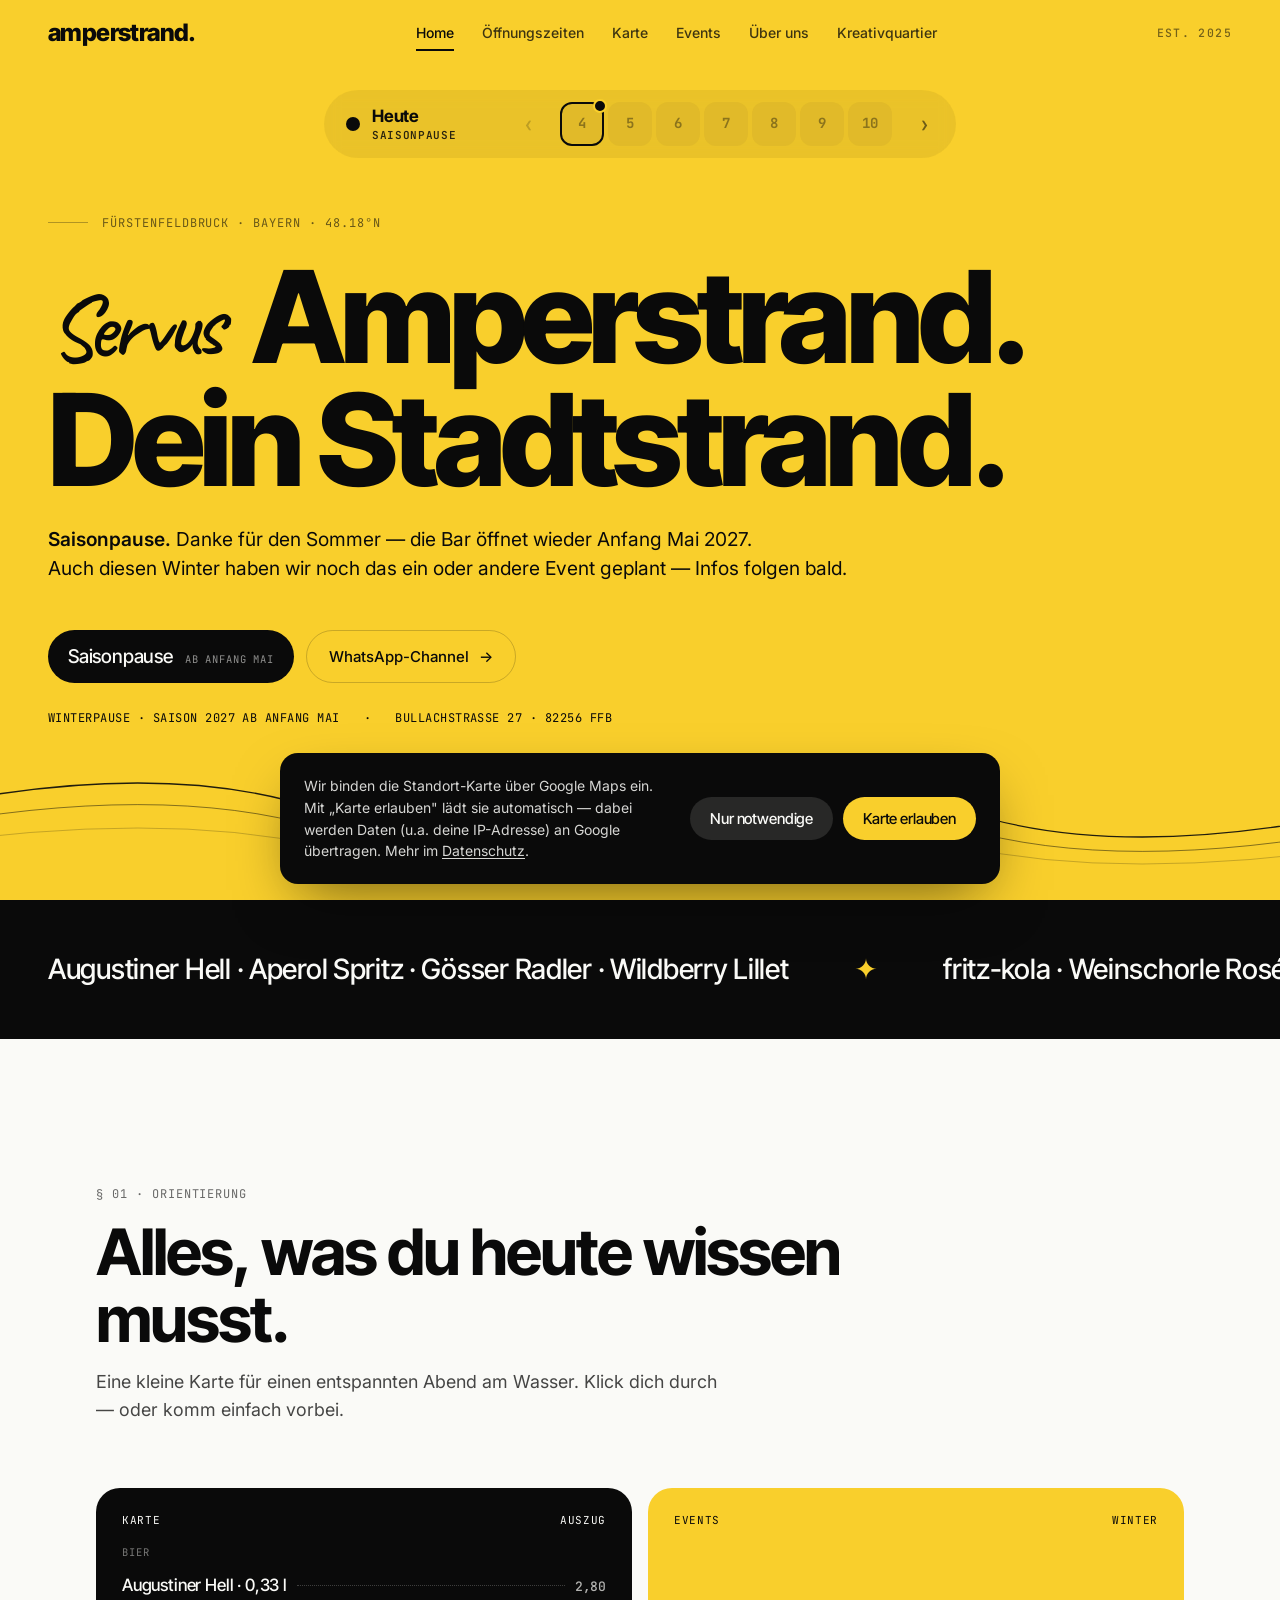
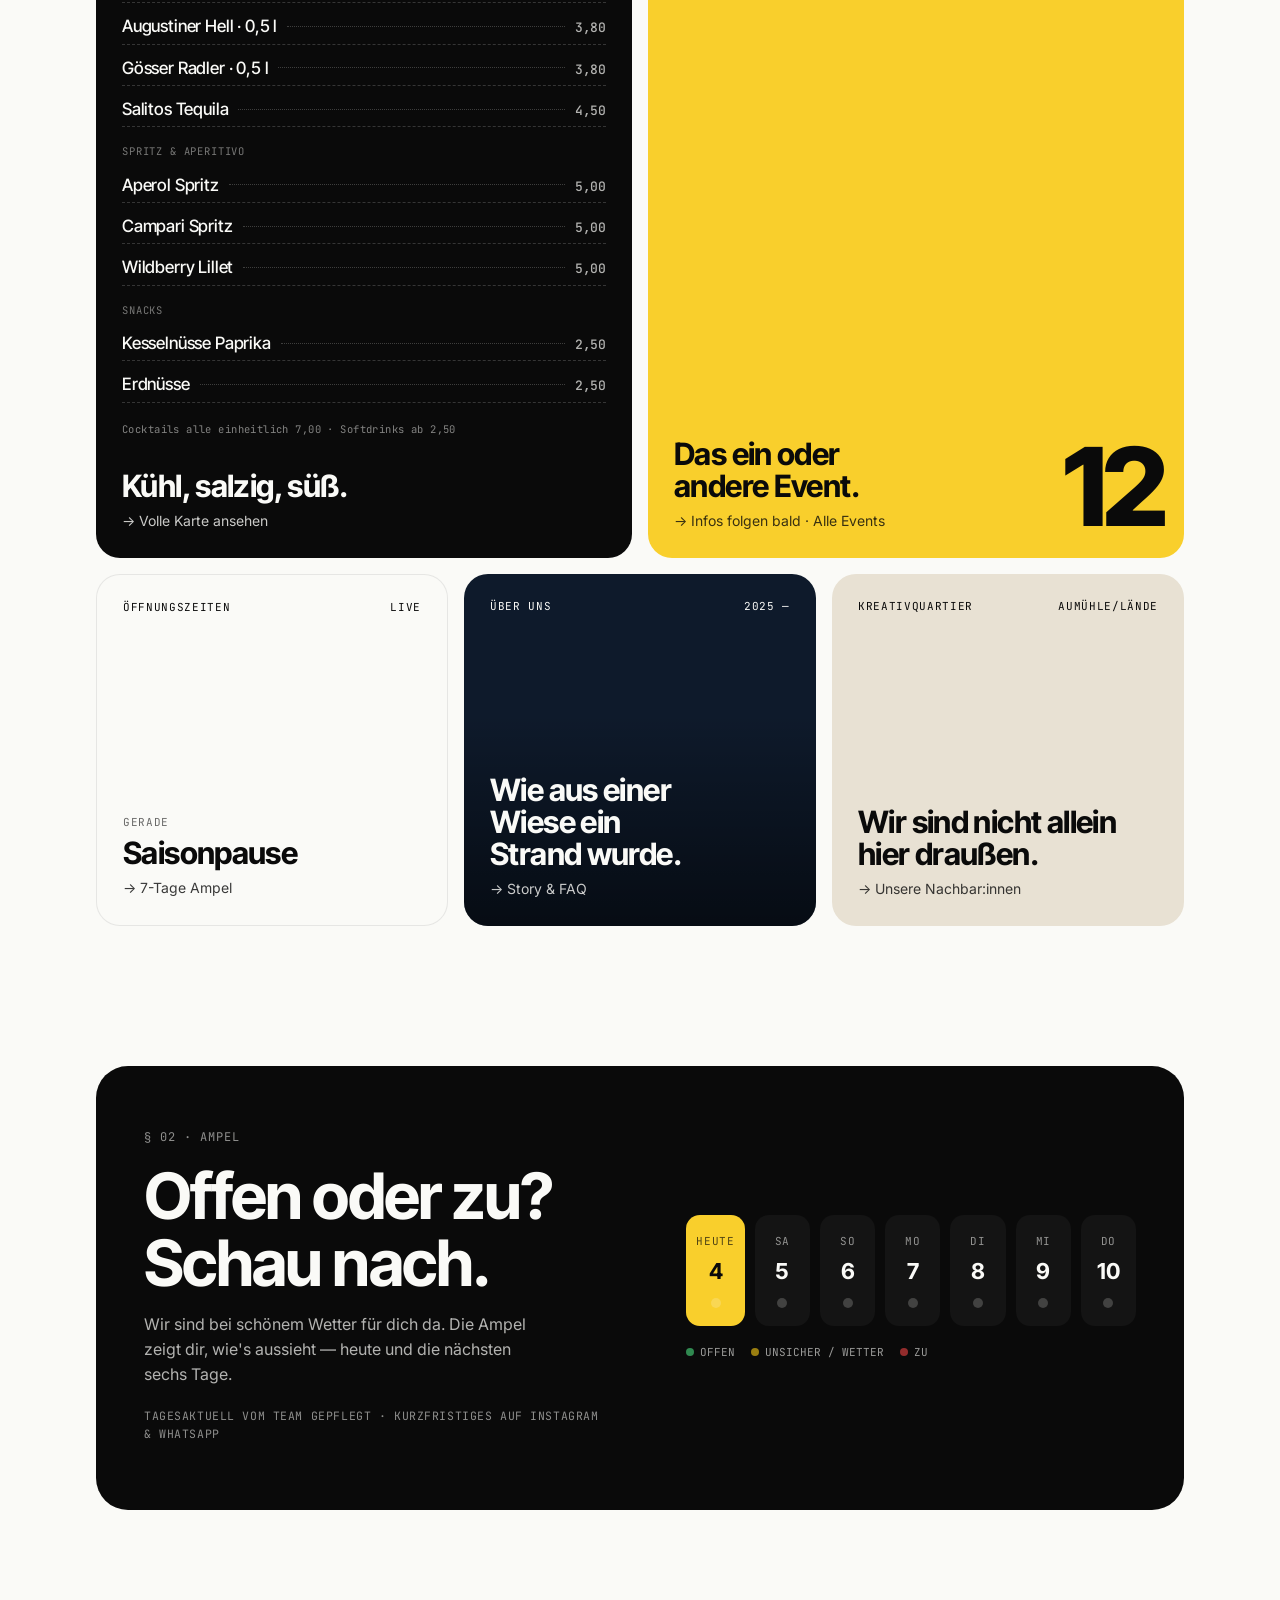
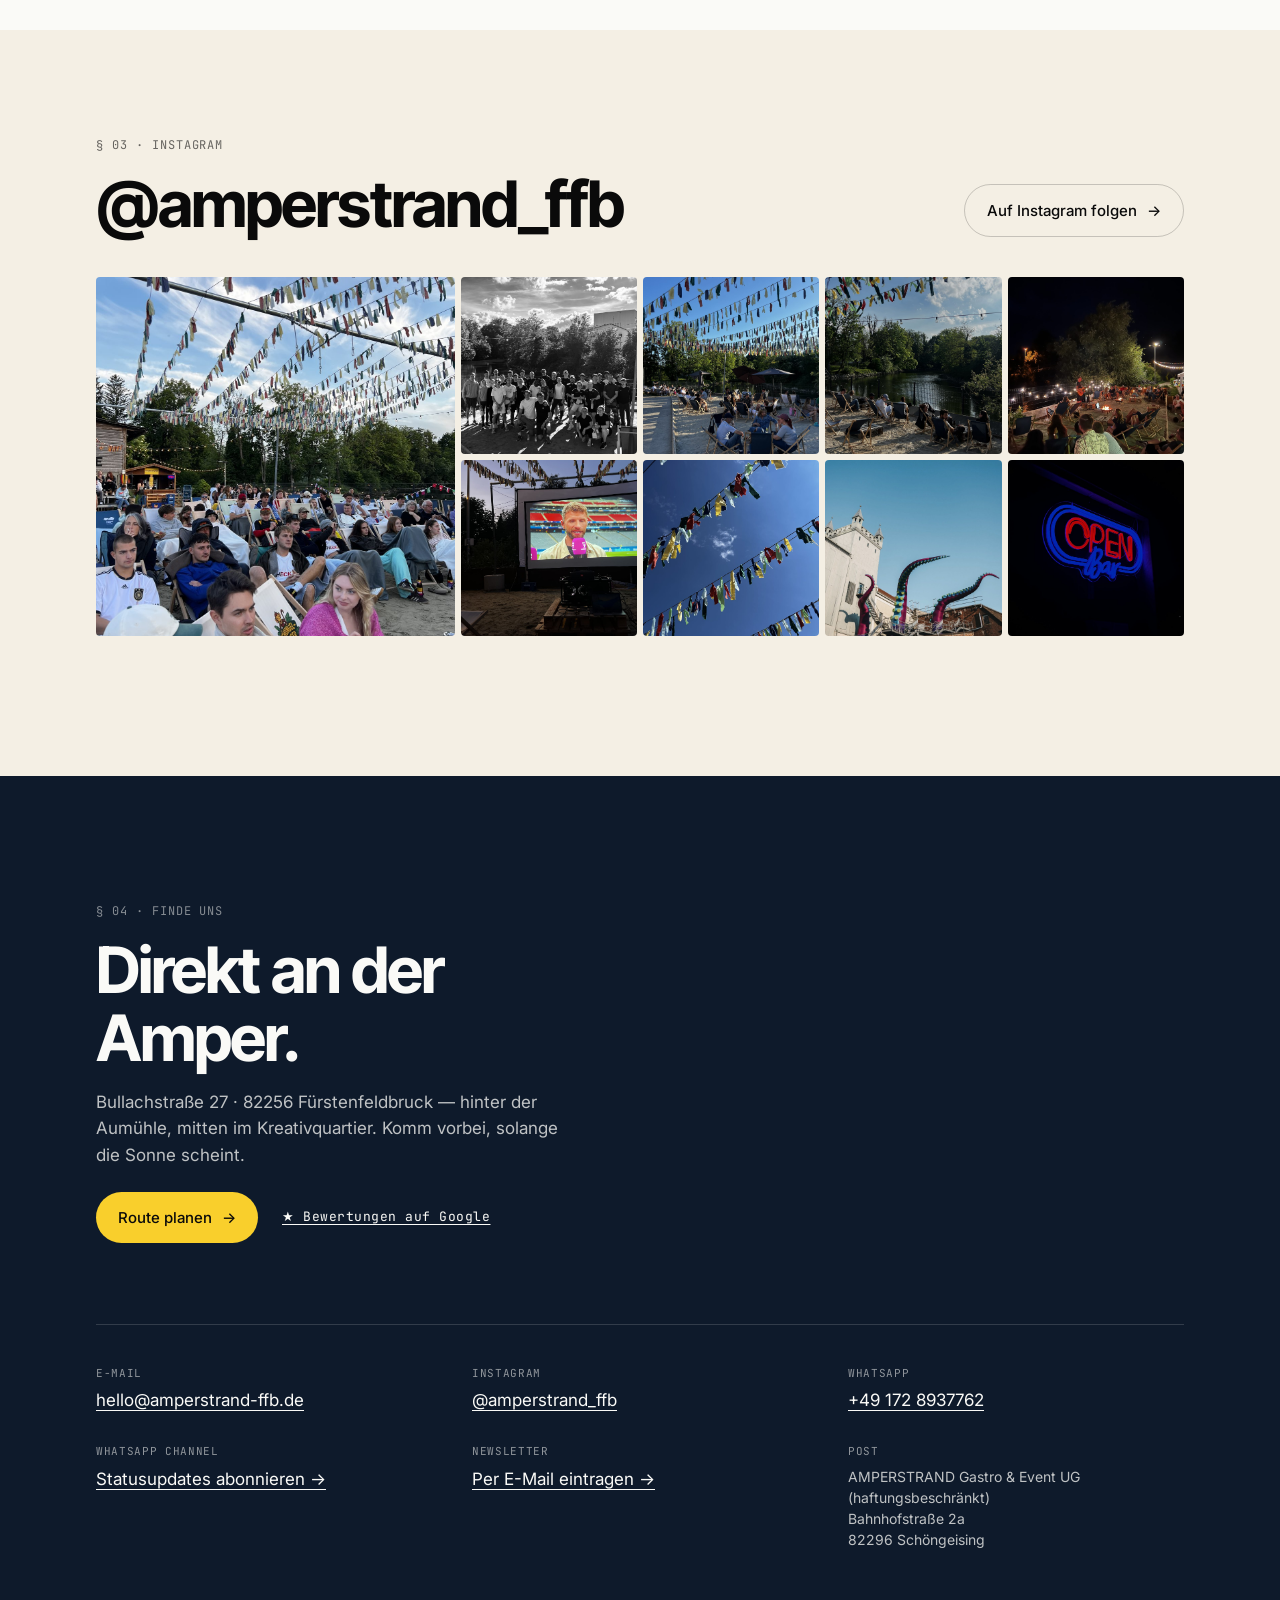
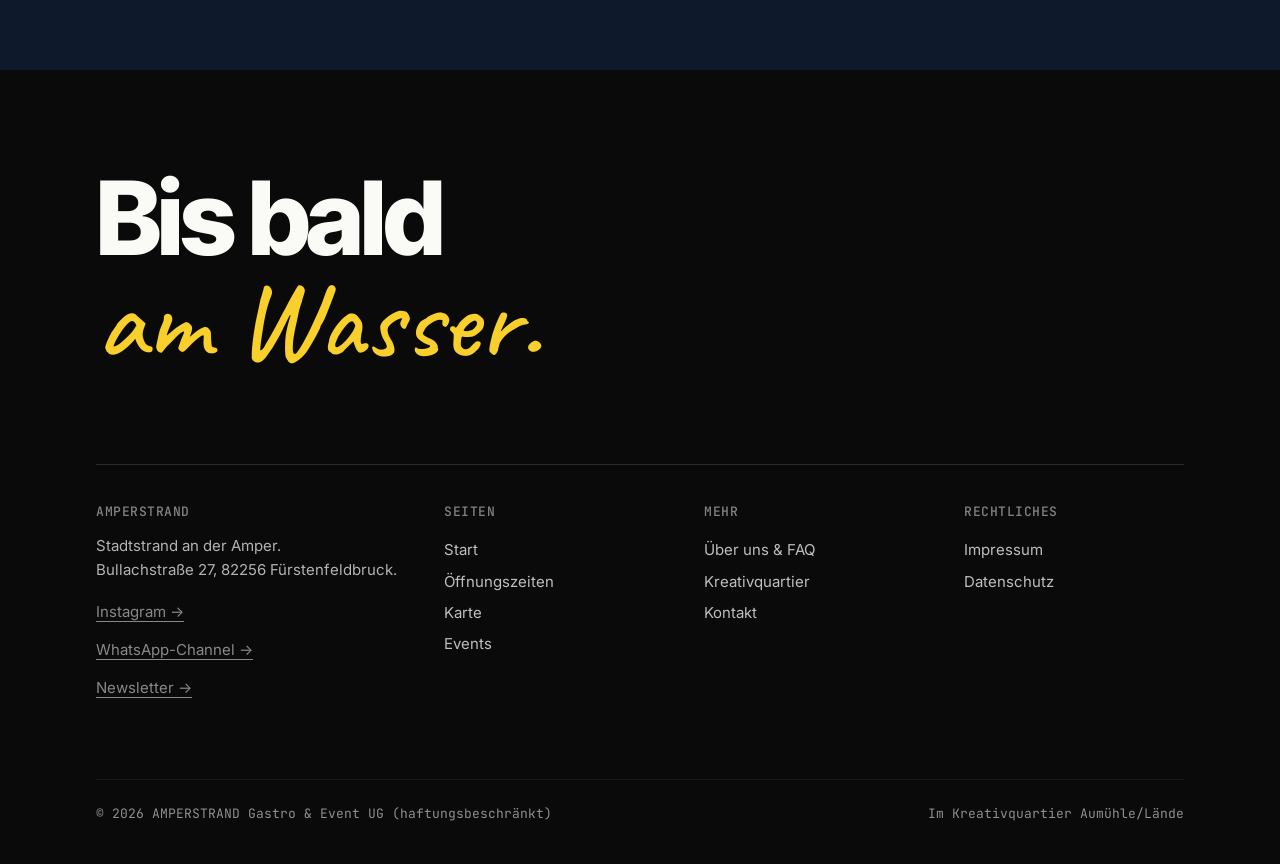
<file: index.html>
<!doctype html>
<html lang="de" style="background: #f9cf2c;">
<head>
<meta charset="utf-8">
<meta name="viewport" content="width=device-width,initial-scale=1">
<meta name="theme-color" content="#f9cf2c">
<link rel="icon" href="/favicon.ico" sizes="48x48">
<link rel="icon" type="image/png" sizes="32x32" href="/assets/favicon/favicon-32x32.png">
<link rel="icon" type="image/png" sizes="16x16" href="/assets/favicon/favicon-16x16.png">
<link rel="apple-touch-icon" sizes="180x180" href="/assets/favicon/apple-touch-icon.png">
<link rel="manifest" href="/site.webmanifest">
<title>Amperstrand — Stadtstrand an der Amper, Fürstenfeldbruck</title>
<meta name="description" content="Amperstrand — der Stadtstrand in Fürstenfeldbruck. Sandstrand direkt an der Amper mit kühlen Getränken, Cocktails, Snacks, Eis, Live-Musik, DJ-Sets und WM-Public-Viewing. Do–So bei schönem Wetter.">
<meta name="robots" content="index, follow">
<meta name="author" content="Amperstrand">
<link rel="canonical" href="https://amperstrand-ffb.de/">
<meta property="og:type" content="website">
<meta property="og:site_name" content="Amperstrand">
<meta property="og:locale" content="de_DE">
<meta property="og:title" content="Amperstrand — Stadtstrand an der Amper, Fürstenfeldbruck">
<meta property="og:description" content="Sandstrand direkt an der Amper: kühle Getränke, Cocktails, Snacks, Live-Musik & WM-Public-Viewing. Mitten in Fürstenfeldbruck.">
<meta property="og:url" content="https://amperstrand-ffb.de/">
<meta property="og:image" content="https://amperstrand-ffb.de/assets/insta/insta-01.jpg">
<meta name="twitter:card" content="summary_large_image">
<meta name="twitter:title" content="Amperstrand — Stadtstrand in Fürstenfeldbruck">
<meta name="twitter:description" content="Sandstrand an der Amper: Getränke, Cocktails, Snacks, Live-Musik & WM-Public-Viewing. Do–So bei schönem Wetter.">
<meta name="twitter:image" content="https://amperstrand-ffb.de/assets/insta/insta-01.jpg">
<script type="application/ld+json">
{
  "@context": "https://schema.org",
  "@type": "BarOrPub",
  "name": "Amperstrand",
  "description": "Stadtstrand an der Amper in Fürstenfeldbruck: Getränke, Cocktails, Snacks, Eis, Live-Musik, DJ-Sets und WM-Public-Viewing.",
  "url": "https://amperstrand-ffb.de/",
  "telephone": "+49 172 8937762",
  "email": "hello@amperstrand-ffb.de",
  "image": "https://amperstrand-ffb.de/assets/insta/insta-01.jpg",
  "priceRange": "€",
  "servesCuisine": ["Getränke", "Cocktails", "Snacks", "Eis"],
  "address": {
    "@type": "PostalAddress",
    "streetAddress": "Bullachstraße 27",
    "postalCode": "82256",
    "addressLocality": "Fürstenfeldbruck",
    "addressRegion": "Bayern",
    "addressCountry": "DE"
  },
  "sameAs": [
    "https://www.instagram.com/amperstrand_ffb/",
    "https://whatsapp.com/channel/0029VbCyio0F1YlMoRsNtL2F"
  ],
  "openingHoursSpecification": [
    { "@type": "OpeningHoursSpecification", "dayOfWeek": ["Thursday", "Friday"], "opens": "17:00", "closes": "22:00" },
    { "@type": "OpeningHoursSpecification", "dayOfWeek": ["Saturday", "Sunday"], "opens": "15:00", "closes": "22:00" }
  ]
}
</script>
<link rel="stylesheet" href="assets/shared.css?v=14">
<style>
  /* HERO */
  .hero {
    position: relative;
    min-height: 100vh;
    background: var(--yellow);
    color: var(--ink);
    padding: 120px var(--gutter) 0;
    overflow: hidden;
    display: flex; flex-direction: column;
  }
  :root[data-herotone="paper"] .hero { background: var(--paper); }
  :root[data-herotone="ink"] .hero { background: var(--ink); color: var(--paper); }
  :root[data-herotone="ink"] .hero .hero-meta span,
  :root[data-herotone="ink"] .hero .hero-sub { color: var(--paper); }
  :root[data-herotone="ink"] .hero .status-hero { background: var(--paper); color: var(--ink); }
  :root[data-herotone="ink"] .badge-kiosk { background: var(--yellow); color: var(--ink); }
  :root[data-herotone="ink"] .eyebrow { color: var(--paper); opacity: .6; }

  .hero-inner { max-width: var(--max); margin: 0 auto; width: 100%; flex: 1; display:flex; flex-direction:column; justify-content:center; padding-bottom: 4vh; }
  .hero-eyebrow { display:flex; gap: 14px; align-items:center; margin-bottom: 24px; }
  .hero-eyebrow .line { flex: 0 0 40px; height: 1px; background: var(--ink); opacity:.3; }
  .hero h1 {
    font-size: clamp(52px, 10vw, 160px);
    letter-spacing: -0.045em;
    line-height: .95;
    max-width: 14ch;
  }
  .hero h1 .hand { font-family: var(--font-hand); font-weight: 500; font-size: 0.72em; line-height: 1; display: inline-block; transform: rotate(-2deg) translateY(-0.07em); margin-right: 0.15em; }
  :root[data-hand="off"] .hero h1 .hand { font-family: var(--font-display); font-weight: 800; transform: none; font-size: 1em; }

  .hero-sub {
    margin-top: 32px;
    font-size: clamp(17px, 1.5vw, 21px);
    max-width: 520px;
    line-height: 1.5;
    opacity: .85;
  }
  /* Winterpause: jede Zeile des Saisonende-Hinweises auf breitem Desktop ohne Umbruch */
  @media (min-width: 1100px) {
    .is-offseason .hero-sub { max-width: none; white-space: nowrap; }
  }
  .hero-meta {
    display: flex; gap: 24px; flex-wrap: wrap;
    margin-top: 40px; font-family: var(--font-mono); font-size: 12px; letter-spacing: .04em; text-transform: uppercase; opacity: .7;
  }
  .hero-actions { margin-top: 40px; display: flex; gap: 12px; flex-wrap: wrap; }
  .hero-actions .btn.ghost .nl-short { display: none; }

  .status-hero {
    display: inline-flex; align-items: baseline; gap: 12px;
    background: var(--ink); color: var(--paper);
    padding: 12px 20px;
    border-radius: 999px;
    font-family: var(--font-display);
  }
  .status-hero strong { font-weight: 500; font-size: clamp(16px, 1.5vw, 19px); letter-spacing: -.01em; }
  .status-hero span.sub { font-family: var(--font-mono); font-size: 10.5px; opacity: .55; text-transform: uppercase; letter-spacing: .08em; }
  .status-hero span.sub:empty { display: none; }

  .badge-kiosk {
    position: absolute; top: 96px; right: var(--gutter);
    background: var(--ink); color: var(--paper);
    padding: 8px 14px; border-radius: 999px; font-family: var(--font-mono); font-size: 11.5px; letter-spacing: .06em; text-transform: uppercase;
  }
  @media (max-width: 820px) { .badge-kiosk { display: none; } }

  /* Wave */
  .hero-wave { position: absolute; left: 0; right: 0; bottom: 0; pointer-events: none; height: 22vh; min-height: 180px; }
  .hero-wave svg { width: 100%; height: 100%; display: block; }
  .hero-wave .w { transform-origin: center; }
  .hero-wave .w1 { animation: waveFloatA 5s ease-in-out infinite; }
  .hero-wave .w2 { animation: waveFloatB 4.2s ease-in-out -1.3s infinite; }
  .hero-wave .w3 { animation: waveFloatC 6.4s ease-in-out -2.7s infinite; }
  @keyframes waveFloatA { 0%,100% { transform: translate(0, 0); } 25% { transform: translate(-1.5%, -6px); } 55% { transform: translate(-3%, 4px); } 80% { transform: translate(-1%, -2px); } }
  @keyframes waveFloatB { 0%,100% { transform: translate(0, 0); } 30% { transform: translate(-2.5%, 5px); } 60% { transform: translate(-1%, -7px); } 85% { transform: translate(-2%, 3px); } }
  @keyframes waveFloatC { 0%,100% { transform: translate(0, 0); } 20% { transform: translate(-1%, 4px); } 50% { transform: translate(-2.2%, -5px); } 75% { transform: translate(-3%, 6px); } }

  /* Niedrige Desktop-Viewports: Hero-Inhalt unter die fixierte Ampel-Pille setzen,
     damit die Koordinaten-Zeile nicht von der Ampel überlagert wird. */
  @media (min-width: 821px) and (max-height: 880px) {
    .hero-inner { justify-content: flex-start; padding-top: 64px; padding-bottom: 0; }
  }
  @media (min-width: 821px) and (max-height: 720px) {
    .hero-inner { padding-top: 72px; }
  }

  /* Desktop: Hero-Inhalt endet immer oberhalb der Wellen. Die Wellen-Box ist
     max(22vh, 180px) hoch, die sichtbaren Linien beginnen etwa ab ihrem oberen Drittel.
     Reicht die Höhe nicht, wächst der Hero (min-height) statt dass die Adresse
     unter den Wellen verschwindet. */
  @media (min-width: 821px) {
    .hero-inner { padding-bottom: calc(max(22vh, 180px) * .72) !important; }
    .is-offseason .hero-sub { margin-top: 24px; }
    .is-offseason .hero-actions { margin-top: 28px; }
    .is-offseason .hero-meta { margin-top: 26px; }
  }
  /* Hohe Desktop-Viewports (zentrierter Hero): Inhalt nie über die fixierte
     Ampel-Pille schieben — Mindestabstand oben, sonst wächst der Hero. */
  @media (min-width: 821px) and (min-height: 881px) {
    .hero-inner { padding-top: 64px; }
  }
  /* Niedrige Laptop-Viewports (z. B. MacBook, ~830px): Headline an der Höhe
     deckeln, damit der ganze Hero samt Adresse in den ersten Bildschirm passt. */
  @media (min-width: 821px) and (max-height: 880px) {
    .hero h1 { font-size: clamp(52px, min(10vw, 15vh), 160px); }
  }

  /* ENGRAVED INFO STRIP */
  .strip {
    background: var(--ink); color: var(--paper);
    padding: 48px var(--gutter);
    font-family: var(--font-display);
    font-size: clamp(20px, 2.2vw, 28px);
    font-weight: 500;
    letter-spacing: -0.01em;
    overflow: hidden;
  }
  .strip-row { display:flex; gap: 60px; white-space: nowrap; animation: marq 25s linear infinite; }
  .strip-row span { display:inline-flex; align-items:center; gap: 60px; }
  .strip-row .sep { color: var(--yellow); }
  @keyframes marq { from { transform: translateX(0);} to { transform: translateX(-50%); } }
  @media (max-width: 820px) { .strip-row { animation-duration: 12s; } }

  /* TEASER GRID */
  .teasers { padding: 140px var(--gutter) 60px; background: var(--paper); }
  .teaser-grid { display: grid; grid-template-columns: repeat(12, 1fr); gap: 16px; margin-top: 64px; }
  .teaser {
    position: relative; overflow: hidden; border-radius: 24px;
    aspect-ratio: 4/5;
    background: var(--stone);
    transition: transform .5s var(--ease);
  }
  .teaser:hover { transform: translateY(-4px); }
  .teaser .ph { position: absolute; inset: 0; }
  .teaser .label {
    position: absolute; inset: 0; display: flex; flex-direction: column; justify-content: space-between;
    padding: 24px 26px;
    background: linear-gradient(to bottom, rgba(0,0,0,.0) 40%, rgba(0,0,0,.55));
    color: var(--paper);
  }
  .teaser .label .top { display:flex; justify-content:space-between; font-family: var(--font-mono); font-size: 11px; text-transform:uppercase; letter-spacing:.06em; }
  .teaser .label h3 { font-size: clamp(22px, 2.4vw, 34px); }
  .teaser .label .arrow { display: inline-flex; align-items:center; gap: 6px; font-size: 14px; margin-top: 8px; opacity: .8; }

  .teaser.t-karte { grid-column: span 6; background: var(--ink); }
  .teaser.t-events { grid-column: span 6; background: var(--yellow); }
  .teaser.t-oeff { grid-column: span 4; aspect-ratio: 1/1; background: var(--paper); border: 1px solid rgba(10,10,10,.08); }
  .teaser.t-gesch { grid-column: span 4; aspect-ratio: 1/1; background: var(--deep); }
  .teaser.t-krea { grid-column: span 4; aspect-ratio: 1/1; background: var(--stone); }

  .teaser.t-karte .label, .teaser.t-gesch .label { color: var(--paper); }
  .teaser.t-events .label, .teaser.t-oeff .label, .teaser.t-krea .label { color: var(--ink); background: none; }
  .teaser.t-karte .label { background: none; }
  .teaser.t-karte h3 { color: var(--paper); }
  .teaser.t-events h3 { color: var(--ink); }

  .teaser.t-events .big-num { position:absolute; right:20px; bottom:16px; z-index:0; pointer-events:none; font-family:var(--font-display); font-size: clamp(60px, 8.5vw, 128px); font-weight:800; letter-spacing:-.04em; color: var(--ink); line-height: 1; }
  .teaser.t-events .label { z-index: 1; }
  .teaser.t-events .label > div:not(.top) { position: relative; max-width: 60%; }

  /* Menu preview in teaser */
  /* Top-/Bottom-Padding so gewählt, dass .label (KARTE/AUSZUG oben und Titel+Arrow unten) nicht überlappt */
  .menu-preview { position: absolute; inset: 0; padding: 56px 26px 120px; display:flex; flex-direction:column; gap: 6px; font-family: var(--font-display); }
  .menu-preview .section-label { font-family: var(--font-mono); font-size: 10.5px; letter-spacing: .08em; text-transform: uppercase; color: var(--paper); opacity: .45; margin-top: 10px; padding-bottom: 2px; }
  .menu-preview .section-label:first-child { margin-top: 0; }
  .menu-preview .item { display:flex; justify-content:space-between; align-items:baseline; font-size: 17px; font-weight: 500; letter-spacing:-.01em; border-bottom: 1px dashed rgba(250,250,247,.18); padding: 4px 0; color: var(--paper); }
  .menu-preview .item .dots { flex:1; border-bottom: 1px dotted rgba(250,250,247,.22); margin: 0 10px; height: 0; align-self:center; }
  .menu-preview .item .price { font-family: var(--font-mono); font-size: 13px; opacity: .7; }
  .menu-preview .menu-footnote { margin-top: auto; padding-top: 12px; font-family: var(--font-mono); font-size: 10.5px; letter-spacing: .04em; color: var(--paper); opacity: .5; line-height: 1.5; }
  @media (max-width: 820px) {
    /* Mehr Padding oben/unten + kompaktere Items, damit nichts überlappt */
    .menu-preview { padding: 60px 22px 130px; gap: 4px; }
    .menu-preview .item { font-size: 16px; padding: 3px 0; }
    .menu-preview .item .price { font-size: 12px; }
    .menu-preview .section-label { font-size: 10px; margin-top: 8px; }
  }

  /* Ampel (status traffic light) */
  .ampel-sec { padding: 80px var(--gutter) 120px; background: var(--paper); }
  .ampel-card { background: var(--ink); color: var(--paper); border-radius: 32px; overflow: hidden; padding: 56px 48px; display: grid; grid-template-columns: 1.1fr 1fr; gap: 48px; align-items: center; }
  .ampel-card h2 { color: var(--paper); max-width: 11ch; }
  .ampel-days { display: grid; grid-template-columns: repeat(7, 1fr); gap: 10px; }
  .ampel-day { padding: 18px 10px; text-align: center; border-radius: 14px; background: rgba(250,250,247,.04); position: relative; }
  .ampel-day .wd { font-family: var(--font-mono); font-size: 11px; opacity: .55; text-transform: uppercase; letter-spacing:.06em; }
  .ampel-day .d { font-family: var(--font-display); font-size: 22px; font-weight: 700; margin: 4px 0 10px; }
  .ampel-day .light { width: 10px; height: 10px; border-radius: 50%; margin: 0 auto; }
  .ampel-day.green .light { background: #4ade80; }
  .ampel-day.amber .light { background: #facc15; }
  .ampel-day.red .light { background: #ef4444; }
  .ampel-day.grey .light { background: rgba(250,250,247,.2); }
  .ampel-day.today { background: var(--yellow); color: var(--ink); }
  .ampel-day.today .wd { opacity: .7; }
  .ampel-hint { font-size: 14px; opacity: .55; margin-top: 20px; font-family: var(--font-mono); text-transform: uppercase; letter-spacing: .05em; font-size: 11.5px; }

  @media (max-width: 820px) {
    .teaser.t-karte, .teaser.t-events { grid-column: span 12; }
    /* Karte auf Mobile höher, damit die Menü-Liste + Titel nicht kollidieren */
    .teaser.t-karte { aspect-ratio: auto; min-height: 540px; }
    /* Events-Card: aspect-ratio mobilfreundlicher; "04" dezent rechts oben */
    .teaser.t-events { aspect-ratio: 4/5; }
    .teaser.t-events .big-num { font-size: clamp(56px, 16vw, 90px); right: 22px; bottom: auto; top: 48px; opacity: .85; }
    .teaser.t-events .label > div:not(.top) { max-width: none; }
    .teaser.t-oeff, .teaser.t-gesch, .teaser.t-krea { grid-column: span 12; aspect-ratio: 16/9; }
    .ampel-card { grid-template-columns: 1fr; padding: 36px 28px; }
    .ampel-days { grid-template-columns: repeat(4, 1fr); gap: 8px; }
    .ampel-day { padding: 14px 6px; min-width: 0; }
    .ampel-day .d { font-size: 18px; }
    /* Hero mobil: nicht mehr auf 100vh zentriert — sonst riesige Leerräume */
    .hero { min-height: auto; padding-top: 148px; padding-bottom: 44px; }
    .hero-inner { justify-content: flex-start; flex: none; padding-bottom: 0; }
    .hero-sub { margin-top: 22px; }
    .hero-actions { margin-top: 26px; }
    .hero-meta { margin-top: 26px; }
  }

  /* HERO AMPEL — zentriert im Viewport, unter der Nav */
  .hero-ampel {
    position: fixed;
    top: 90px;
    left: 0; right: 0;
    margin-inline: auto;
    width: max-content;
    z-index: 40;
    display: flex;
    align-items: center;
    gap: 16px;
    padding: 12px 16px 12px 22px;
    background: rgba(10,10,10,.06);
    border-radius: 999px;
    color: var(--ink);
    text-decoration: none;
    white-space: nowrap;
    backdrop-filter: blur(8px);
    -webkit-backdrop-filter: blur(8px);
  }
  .ha-status {
    display: inline-grid;
    grid-template-columns: 14px 1fr;
    align-items: center;
    gap: 12px;
    width: 150px;
    font-family: var(--font-mono); font-size: 17px; letter-spacing: .01em; text-transform: none; font-weight: 600;
  }
  .ha-status .pulse {
    width: 14px; height: 14px; border-radius: 50%;
    position: relative;
  }
  .ha-status .lbl {
    display: block;
    overflow: hidden;
    text-overflow: ellipsis;
    line-height: 1.2;
  }
  .ha-status .lbl .lbl-day { display: block; font-family: var(--font-display); font-size: 17px; font-weight: 700; letter-spacing: -.01em; text-transform: none; opacity: 1; margin-bottom: 2px; }
  .ha-status .lbl .lbl-sub { display: block; font-family: var(--font-mono); font-size: 11px; font-weight: 600; letter-spacing: .06em; text-transform: uppercase; opacity: .85; }
  /* Puls ist bewusst opt-in: er läuft NUR, wenn gerade wirklich offen ist.
     Umgekehrt (überall abschalten, wo er nicht hingehört) wurde vergessen,
     sobald ein Fall dazukam — deshalb hier die strengere Richtung. */
  .ha-status .pulse::after {
    content: ''; position: absolute; inset: -4px; border-radius: 50%;
    border: 1px solid currentColor; opacity: .4;
    animation: none;
    display: none;
  }
  .hero-ampel.is-now-open[data-state="open"] .ha-status .pulse::after {
    display: block;
    animation: haPulse 2.2s ease-out infinite;
  }
  @keyframes haPulse { 0% { transform: scale(.6); opacity: .6; } 100% { transform: scale(1.6); opacity: 0; } }
  .hero-ampel[data-state="open"] .ha-status { color: #2d7a3e; }
  .hero-ampel[data-state="open"] .ha-status .pulse { background: #2d7a3e; }
  .hero-ampel[data-state="limited"] .ha-status { color: #a06c10; }
  .hero-ampel[data-state="limited"] .ha-status .pulse { background: #d9a61a; }
  .hero-ampel[data-state="limited"] .ha-status .pulse::after { animation: none; display:none; }
  .hero-ampel[data-state="closed"] .ha-status { color: var(--ink); }
  .hero-ampel[data-state="closed"] .ha-status .pulse { background: var(--ink); }
  .hero-ampel[data-state="closed"] .ha-status .pulse::after { display:none; }

  .ha-head, .ha-link { display: none; }
  .ha-status { color: inherit; text-decoration: none; }
  .ha-nav {
    width: 32px; height: 32px;
    display: inline-flex; align-items: center; justify-content: center;
    border: 0; background: transparent;
    color: var(--ink);
    font-family: var(--font-display); font-size: 22px; font-weight: 500;
    cursor: pointer; border-radius: 8px;
    opacity: .55;
    transition: opacity .15s var(--ease), background .15s var(--ease);
  }
  .ha-nav:hover { opacity: 1; background: rgba(10,10,10,.06); }
  .ha-nav:disabled { opacity: .2; cursor: default; background: transparent; }
  :root[data-herotone="ink"] .ha-nav { color: var(--paper); }
  :root[data-herotone="ink"] .ha-nav:hover { background: rgba(245,241,232,.08); }
  .ha-days {
    display: inline-flex; gap: 4px;
  }
  .ha-day {
    width: 44px; height: 44px;
    display: flex; align-items: center; justify-content: center;
    border: 0; padding: 0;
    font: inherit; cursor: pointer;
    border-radius: 12px;
    background: rgba(10,10,10,.08);
    position: relative;
    transition: background .2s var(--ease), transform .15s var(--ease);
    /* Kein Double-Tap-Zoom auf Mobile; Browser soll den Tap direkt durchlassen */
    touch-action: manipulation;
    -webkit-tap-highlight-color: transparent;
  }
  .hero-ampel, .ha-status, .ha-nav { touch-action: manipulation; }
  .ha-day:hover { transform: translateY(-1px); }
  .ha-day .wd { display: none; }
  .ha-day .d {
    font-family: var(--font-mono); font-size: 14px; font-weight: 700;
    color: var(--ink);
    position: relative; z-index: 1;
  }
  .ha-day .light {
    position: absolute; bottom: 5px; left: 50%; transform: translateX(-50%);
    width: 5px; height: 5px; border-radius: 50%;
    display: none;
  }
  /* GEÖFFNET — sattes Grün, volle Sättigung */
  .ha-day.green { background: #7dc88a; }
  .ha-day.green .d { color: #0a2a12; }
  /* WETTERABHÄNGIG — Amber */
  .ha-day.amber { background: #f1c247; }
  .ha-day.amber .d { color: #3a2906; }
  /* GESCHLOSSEN — deutlich durchgestrichen */
  .ha-day.red { background: rgba(10,10,10,.04); border: 1px dashed rgba(10,10,10,.35); }
  .ha-day.red .d { color: rgba(10,10,10,.55); text-decoration: line-through; text-decoration-thickness: 2.5px; }
  .ha-day.red .wd { text-decoration: line-through; text-decoration-thickness: 1.5px; }
  /* PRE-SEASON — gedämpftes Gelb, klar unterscheidbar von grün */
  .ha-day.grey { background: rgba(180,145,40,.18); }
  .ha-day.grey .d { color: rgba(10,10,10,.4); }
  /* HEUTE — diskretes Label neben der Kachel */
  .ha-day.today::before {
    content: '';
    position: absolute; top: -5px; right: -5px;
    width: 10px; height: 10px; border-radius: 50%;
    background: var(--ink);
    border: 2px solid var(--yellow);
  }
  :root[data-herotone="paper"] .ha-day.today::before { border-color: var(--paper); }
  :root[data-herotone="ink"] .ha-day.today::before { background: var(--paper); border-color: var(--ink); }
  /* SELECTED (user hat Kachel angeklickt) — schwarzer Ring */
  /* Highlight: dashed Border durch soliden 2px ersetzen — liegt genau auf der
     gleichen Stelle wie die gestrichelte Linie, kein Clipping. */
  .ha-day.selected { box-shadow: none; outline: none; border: 2px solid var(--ink); }

  /* paper/ink hero tones — Varianten */
  :root[data-herotone="paper"] .ha-day { background: rgba(10,10,10,.06); }
  :root[data-herotone="paper"] .ha-day.green { background: #7dc88a; }
  :root[data-herotone="paper"] .ha-day.amber { background: #f1c247; }

  :root[data-herotone="ink"] .hero-ampel { color: var(--paper); background: rgba(245,241,232,.08); }
  :root[data-herotone="ink"] .ha-day { background: rgba(245,241,232,.1); }
  :root[data-herotone="ink"] .ha-day .d { color: rgba(245,241,232,.75); }
  :root[data-herotone="ink"] .ha-day.green { background: #7dc88a; }
  :root[data-herotone="ink"] .ha-day.green .d { color: #0a2a12; }
  :root[data-herotone="ink"] .ha-day.amber { background: #f1c247; }
  :root[data-herotone="ink"] .ha-day.amber .d { color: #3a2906; }
  :root[data-herotone="ink"] .ha-day.red { background: transparent; border: 1px dashed rgba(245,241,232,.3); }
  :root[data-herotone="ink"] .ha-day.red .d { color: rgba(245,241,232,.4); }
  :root[data-herotone="ink"] .ha-day.grey { background: transparent; border: 1px solid rgba(245,241,232,.2); }
  :root[data-herotone="ink"] .ha-day.grey .d { color: rgba(245,241,232,.4); }
  :root[data-herotone="ink"] .ha-day.today { box-shadow: none; }
  :root[data-herotone="ink"] .ha-day.today::before { color: rgba(245,241,232,.6); }
  :root[data-herotone="ink"] .ha-day.selected { box-shadow: none; outline: none; border: 2px solid var(--paper); }
  :root[data-herotone="ink"] .hero-ampel[data-state="open"] .ha-status { color: #7dd094; }
  :root[data-herotone="ink"] .hero-ampel[data-state="open"] .ha-status .pulse { background: #7dd094; }
  :root[data-herotone="ink"] .hero-ampel[data-state="limited"] .ha-status { color: #e3c56a; }
  :root[data-herotone="ink"] .hero-ampel[data-state="closed"] .ha-status { color: var(--paper); }
  :root[data-herotone="ink"] .hero-ampel[data-state="closed"] .ha-status .pulse { background: var(--paper); }

  /* Durchgehend sichtbare Ampel — invertiert auf dunklen Sektionen */
  .hero-ampel.on-dark { background: rgba(245,241,232,.1); color: var(--paper); }
  .hero-ampel.on-dark .ha-day { background: rgba(245,241,232,.12); }
  .hero-ampel.on-dark .ha-day .d { color: rgba(245,241,232,.8); }
  .hero-ampel.on-dark .ha-day.green { background: #7dc88a; }
  .hero-ampel.on-dark .ha-day.green .d { color: #0a2a12; }
  .hero-ampel.on-dark .ha-day.amber { background: #f1c247; }
  .hero-ampel.on-dark .ha-day.amber .d { color: #3a2906; }
  .hero-ampel.on-dark .ha-day.red { background: transparent; border: 1px dashed rgba(245,241,232,.3); }
  .hero-ampel.on-dark .ha-day.red .d { color: rgba(245,241,232,.45); }
  .hero-ampel.on-dark .ha-day.grey { background: rgba(245,241,232,.06); }
  .hero-ampel.on-dark .ha-day.grey .d { color: rgba(245,241,232,.4); }
  .hero-ampel.on-dark .ha-day.today::before { background: var(--paper); border-color: rgba(10,10,10,.8); }
  .hero-ampel.on-dark .ha-day.selected { box-shadow: none; outline: none; border: 2px solid var(--paper); }
  /* Bei heute+selected reicht der Dot-Indicator — kein zusätzlicher Rahmen */
  .hero-ampel.on-dark .ha-nav { color: var(--paper); }
  .hero-ampel.on-dark .ha-nav:hover { background: rgba(245,241,232,.08); }
  .hero-ampel.on-dark[data-state="open"] .ha-status { color: #7dd094; }
  .hero-ampel.on-dark[data-state="open"] .ha-status .pulse { background: #7dd094; }
  .hero-ampel.on-dark[data-state="limited"] .ha-status { color: #e3c56a; }
  .hero-ampel.on-dark[data-state="limited"] .ha-status .pulse { background: #e3c56a; }
  .hero-ampel.on-dark[data-state="closed"] .ha-status { color: var(--paper); }
  .hero-ampel.on-dark[data-state="closed"] .ha-status .pulse { background: var(--paper); }
  .hero-ampel { transition: background .3s var(--ease), color .3s var(--ease); }

  @media (max-width: 820px) {
    /* Mobile: Ampel oben (wie Desktop), schlanker Pill, Single-Row mit Swipe */
    .hero-ampel {
      top: 76px;
      bottom: auto;
      left: 12px;
      right: 12px;
      margin-inline: 0;
      width: auto;
      max-width: calc(100vw - 24px);
      gap: 10px;
      padding: 7px 14px 7px 18px;
      justify-content: flex-start;
      flex-wrap: nowrap;
      overflow: hidden;
    }
    .ha-status {
      /* Feste Breite — so bleibt die Ampel identisch groß, egal welcher Tag/Status.
         Kein overflow hidden — das würde den Pulse-Ring links clippen. Text-Ellipsis
         passiert im .lbl-Kind. */
      flex: 0 0 128px;
      width: 128px;
      min-width: 0;
      grid-template-columns: 10px 1fr;
      gap: 9px;
      overflow: visible;
    }
    .ha-status .pulse { width: 10px; height: 10px; }
    .ha-status .lbl { display: block; overflow: hidden; }
    .ha-status .lbl .lbl-day { font-size: 13px; margin-bottom: 1px; line-height: 1.15; white-space: nowrap; overflow: hidden; text-overflow: ellipsis; font-weight: 700; }
    .ha-status .lbl .lbl-sub { font-size: 9.5px; line-height: 1.15; white-space: nowrap; overflow: hidden; text-overflow: ellipsis; }
    /* Pfeile auf Mobile raus — durchwischen statt klicken */
    .ha-nav { display: none; }
    /* .ha-days füllt die volle verfügbare Breite; 5 Tiles passen, Rest scrollt */
    .ha-days {
      gap: 5px;
      flex: 1 1 auto;
      min-width: 0;
      /* Vertikales Padding, damit der "today"-Dot (top:-5px right:-5px) nicht geclippt wird */
      padding: 7px 0 3px;
      margin: -7px 0 -3px;
      overflow-x: auto;
      overflow-y: hidden;
      scroll-snap-type: x proximity;
      scrollbar-width: none;
      -webkit-overflow-scrolling: touch;
    }
    .ha-days::-webkit-scrollbar { display: none; }
    .ha-day {
      /* Jedes Tile nimmt 1/5 der sichtbaren Breite (5 Tiles füllen exakt) */
      flex: 0 0 calc((100% - 4 * 5px) / 5);
      aspect-ratio: 1;
      width: auto; height: auto;
      border-radius: 10px;
      scroll-snap-align: start;
    }
    .ha-day .d { font-size: 14px; font-weight: 700; }
    /* Alle Tage sichtbar (Swipe statt Pfeile) */
    .ha-day:nth-child(n+6) { display: flex; }
    /* Selected-Ring raus wenn's auch "heute" ist — der Dot-Indikator reicht */
    /* Selected: dashed Border durch soliden 2px ersetzen — liegt genau auf der
       gleichen Stelle wie die gestrichelte Linie, kein Overlay/Clipping. */
    .ha-day.selected { outline: none; box-shadow: none; border: 2px solid var(--ink); }
    .hero-ampel.on-dark .ha-day.selected { outline: none; box-shadow: none; border: 2px solid var(--paper); }

    /* Hero: kleineres H1, mehr Breath; padding-bottom reserviert Platz für die Wellen.
       min-height auf small-viewport — Erstanzeige ist komplett gelb bis zu den Wellen. */
    .hero { padding-top: 142px; padding-bottom: 230px; min-height: 100vh; min-height: 100svh; }
    /* Hero füllt den Screen (komplett gelb beim Laden); große Wellen füllen den unteren Bereich statt Leerraum */
    .hero-wave { height: 230px; min-height: 230px; }
    .hero h1 { font-size: clamp(40px, 11.5vw, 64px); line-height: 1; max-width: 100%; }
    /* "Servus" als eigenständige Zeile oberhalb von "Amperstrand" — groß, fast so groß wie der Rest */
    .hero h1 .hand { display: block; font-size: 1em; margin: 0 0 16px; transform: rotate(-3deg); line-height: 1; }
    /* Content mit deutlichem Rhythmus */
    .hero-inner { justify-content: flex-start; padding-bottom: 0; }
    .hero-eyebrow { margin-bottom: 20px; }
    .hero-sub { margin-top: 16px; font-size: 15px; line-height: 1.45; }
    /* Buttons näher am Subtitle, SAISON-Meta weiter unten → Buttons sitzen mittig */
    .hero-actions { margin-top: 14px; gap: 10px; flex-wrap: nowrap; }
    /* Meta: enger Zeilenabstand, wenn SAISON + BULLACHSTR auf 2 Zeilen wrappen */
    .hero-meta { margin-top: 28px; row-gap: 4px; column-gap: 18px; }
    /* Beide Buttons füllen 50/50 die Breite; identische Höhe + Schriftgröße */
    .hero-actions > * {
      flex: 1 1 0;
      min-width: 0;
      min-height: 48px;
      padding: 12px 16px;
      font-size: 14px;
      justify-content: center;
      align-items: center;
      white-space: nowrap;
    }
    .hero-actions .status-hero { gap: 10px; }
    .hero-actions .status-hero strong { font-size: 14px; font-weight: 500; white-space: nowrap; }
    .hero-actions .btn.ghost { gap: 8px; }
    .hero-actions .btn.ghost .nl-full { display: none; }
    .hero-actions .btn.ghost .nl-short { display: inline; }
  }
  @media (max-width: 380px) {
    /* Sehr schmale Phones: noch kompakter */
    .hero-ampel { padding: 6px 12px; gap: 8px; }
    .ha-status { gap: 8px; }
    .ha-day { border-radius: 9px; }
    .ha-day .d { font-size: 13px; }
    .ha-days { gap: 4px; }
    .ha-day { flex: 0 0 calc((100% - 4 * 4px) / 5); }
    .hero-actions .status-hero { padding: 9px 14px; }
    .hero-actions .status-hero strong { font-size: 13px; }
    .hero-actions .btn.ghost { padding: 9px 14px; font-size: 13px; }
  }

  @media (max-width: 480px) {
    /* Lange Status-Labels ("Öffnet in 16h 35min"): Sub-Zeit ausblenden, kein Overflow */
    .hero-actions .status-hero { overflow: hidden; }
    .hero-actions .status-hero .sub { display: none; }
  }

  /* INSTAGRAM STRIP */
  .ig { padding: 100px var(--gutter) 140px; background: var(--paper-2); }
  .ig-grid { display: grid; grid-template-columns: repeat(6, 1fr); gap: 6px; margin-top: 40px; }
  .ig-grid .tile { aspect-ratio: 1; border-radius: 4px; overflow: hidden; }
  .ig-grid .tile:nth-child(1) { grid-column: span 2; grid-row: span 2; aspect-ratio: 1/1; }
  .ig-grid .tile { display: block; }
  .ig-grid .tile img { width: 100%; height: 100%; object-fit: cover; display: block; transition: transform .6s var(--ease); }
  .ig-grid .tile:hover img { transform: scale(1.05); }
  @media (max-width: 820px) { .ig-grid { grid-template-columns: repeat(3, 1fr); } .ig-grid .tile:nth-child(1) { grid-column: span 2; grid-row: span 2; } }

  /* KQ TEASER */
  .kq { padding: 120px var(--gutter); background: var(--deep); color: var(--paper); overflow: hidden; position: relative; }
  .kq .wrap { display: grid; grid-template-columns: 1fr 1fr; gap: 56px; align-items: stretch; }
  .kq .map-box { aspect-ratio: auto; min-height: 360px; }
  .kq h2 { color: var(--paper); max-width: 14ch; }
  .kq p { opacity: .75; max-width: 44ch; font-size: 17px; }
  .kq-partners { display: grid; grid-template-columns: 1fr 1fr; gap: 12px; }
  .kq-partner { padding: 20px; border: 1px solid rgba(250,250,247,.12); border-radius: 16px; }
  .kq-partner h4 { font-family: var(--font-display); font-size: 17px; letter-spacing:-.01em; margin-bottom: 6px; }
  .kq-partner .meta { font-family: var(--font-mono); font-size: 11px; opacity: .5; text-transform: uppercase; letter-spacing: .06em; }
  @media (max-width: 820px) { .kq .wrap { grid-template-columns: 1fr; } }

  /* STANDORT-KARTE (2-Klick Consent) */
  .map-box { aspect-ratio: 4/3; border-radius: 24px; overflow: hidden; position: relative; background: var(--paper); border: 1px solid rgba(10,10,10,.08); box-shadow: 0 20px 40px -24px rgba(10,10,10,.4); }
  .map-frame { position: absolute; inset: 0; z-index: 1; border: 0; width: 100%; height: 100%; }
  /* Auf Touch-Geraeten schluckt der Maps-iframe sonst die Wischgeste: man scrollt mit
     dem Finger ueber die Karte und die Seite bleibt haengen. Dort ist die Karte daher
     ein reines Standbild; zum Navigieren fuehrt der "Groesser"-Button zu Google Maps. */
  @media (hover: none) and (pointer: coarse) {
    .map-frame { pointer-events: none; }
    .map-actions a { padding: 12px 18px; font-size: 12px; }
  }
  .map-overlay { position: absolute; left: 20px; top: 20px; z-index: 400; background: var(--ink); color: var(--paper); padding: 14px 16px; border-radius: 12px; font-family: var(--font-mono); font-size: 11px; text-transform: uppercase; letter-spacing: .06em; box-shadow: 0 8px 20px rgba(0,0,0,.18); pointer-events: none; max-width: 220px; line-height: 1.5; }
  .map-overlay .t { opacity: .55; margin-bottom: 4px; }
  .map-overlay .a { color: var(--paper); font-family: var(--font-display); font-size: 14px; font-weight: 500; letter-spacing: -.005em; text-transform: none; }
  .map-box.map-loaded .map-overlay { display: none; }
  @media (max-width: 720px) { .map-box .map-overlay { display: none; } }
  .map-actions { position: absolute; right: 16px; bottom: 16px; z-index: 400; display: flex; gap: 8px; }
  .map-actions a { background: var(--paper); color: var(--ink); padding: 10px 14px; border-radius: 999px; font-family: var(--font-mono); font-size: 11px; text-transform: uppercase; letter-spacing: .06em; text-decoration: none; font-weight: 500; box-shadow: 0 6px 16px rgba(0,0,0,.12); transition: transform .2s, background .2s; border: 1px solid rgba(10,10,10,.08); }
  .map-actions a:hover { transform: translateY(-1px); background: var(--yellow); }
  .map-consent { position: absolute; inset: 0; z-index: 200; display: flex; flex-direction: column; align-items: center; justify-content: center; gap: 14px; padding: 24px; background: linear-gradient(135deg, rgba(249,207,44,.18) 0%, transparent 60%), repeating-linear-gradient(45deg, rgba(10,10,10,.025) 0 12px, transparent 12px 24px), var(--paper-2); color: var(--ink); text-align: center; cursor: pointer; border: 0; font-family: var(--font-body); transition: background .2s; }
  .map-consent:hover { background: linear-gradient(135deg, rgba(249,207,44,.28) 0%, transparent 60%), repeating-linear-gradient(45deg, rgba(10,10,10,.03) 0 12px, transparent 12px 24px), var(--paper-2); }
  .map-consent .cta { display: inline-flex; align-items: center; gap: 8px; padding: 12px 22px; border-radius: 999px; background: var(--ink); color: var(--paper); font-family: var(--font-display); font-weight: 500; font-size: 16px; letter-spacing: -.01em; box-shadow: 0 8px 20px -8px rgba(0,0,0,.35); }
  .map-consent .info { max-width: 36ch; font-size: 12.5px; line-height: 1.5; opacity: .7; font-family: var(--font-mono); letter-spacing: .01em; }
  .map-consent .info a { text-decoration: underline; text-underline-offset: 2px; color: inherit; }
  .home-contact { grid-column: 1 / -1; margin-top: 12px; padding-top: 40px; border-top: 1px solid rgba(250,250,247,.15); display: grid; grid-template-columns: repeat(3, 1fr); gap: 30px 40px; }
  .home-contact .label { font-family: var(--font-mono); font-size: 11px; opacity: .55; text-transform: uppercase; letter-spacing: .06em; margin-bottom: 5px; }
  .home-contact a { color: var(--paper); text-decoration: underline; text-underline-offset: 4px; word-break: break-word; }
  .home-contact .addr { opacity: .75; font-size: 14px; line-height: 1.5; }
  @media (max-width: 820px) { .home-contact { grid-template-columns: 1fr 1fr; gap: 24px; } }
  @media (max-width: 520px) { .home-contact { grid-template-columns: 1fr; } }

  /* SECTION DIVIDER WAVE */
  .divider-wave { height: 80px; background: var(--paper); }
  .divider-wave svg { width: 100%; height: 100%; display: block; }

</style>
</head>
<body data-page="home" data-tone="yellow">
<div data-mount-nav></div>

<!-- HERO -->
<section class="hero" data-screen-label="01 Hero">
  <div class="hero-inner">
    <div class="hero-eyebrow reveal">
      <span class="line"></span>
      <span class="eyebrow">Fürstenfeldbruck · Bayern · 48.18°N</span>
    </div>

    <h1 class="reveal">
      <span class="hand">Servus</span>
      Amperstrand.<br>
      Dein Stadtstrand.
    </h1>

    <p class="hero-sub reveal" data-delay="120" data-hero-sub>
      Miteinander. Einfach. Schöner.
    </p>

    <div class="hero-actions reveal" data-delay="220">
      <span class="status-hero">
        <strong data-status-label>Jetzt geöffnet</strong>
        <span class="sub" data-status-sub>bis 22:00</span>
      </span>
      <a href="https://whatsapp.com/channel/0029VbCyio0F1YlMoRsNtL2F" target="_blank" rel="noopener" class="btn ghost"><span class="nl-full">WhatsApp-Channel</span><span class="nl-short">WhatsApp</span> <span class="arrow">→</span></a>
    </div>

    <div class="hero-meta reveal" data-delay="320">
      <span data-hero-season>Saison 2026 · 01. Mai — 30. Sep</span>
      <span>·</span>
      <span>Bullachstraße 27 · 82256 FFB</span>
    </div>
  </div>

  <!-- HERO AMPEL · zentriert unter der Nav -->
  <div class="hero-ampel reveal" id="heroAmpelWrap" data-state="closed" data-delay="380" role="group" aria-label="Öffnungsstatus">
    <a href="oeffnungszeiten.html" class="ha-status" aria-label="Zu Öffnungszeiten">
      <span class="pulse" aria-hidden="true"></span>
      <span class="lbl" id="heroAmpelLabel">Geschlossen</span>
    </a>
    <button class="ha-nav prev" id="heroAmpelPrev" aria-label="Frühere Tage" type="button">‹</button>
    <div class="ha-days" id="heroAmpel"></div>
    <button class="ha-nav next" id="heroAmpelNext" aria-label="Spätere Tage" type="button">›</button>
  </div>

  <!-- Wellen (responding to tweak data-wave) -->
  <div class="hero-wave" aria-hidden="true">
    <svg viewBox="0 0 1440 220" preserveAspectRatio="none">
      <g class="w w1">
        <path d="M-100 120 Q 180 60, 360 120 T 720 120 T 1080 120 T 1540 120" fill="none" stroke="#0a0a0a" stroke-width="1.4" opacity=".9"/>
      </g>
      <g class="w w2">
        <path d="M-100 140 Q 180 88, 360 140 T 720 140 T 1080 140 T 1540 140" fill="none" stroke="#0a0a0a" stroke-width="1" opacity=".55"/>
      </g>
      <g class="w w3">
        <path d="M-100 160 Q 180 120, 360 160 T 720 160 T 1080 160 T 1540 160" fill="none" stroke="#0a0a0a" stroke-width=".8" opacity=".3"/>
      </g>
      <g class="w w1">
        <path d="M-100 180 Q 180 150, 360 180 T 720 180 T 1080 180 T 1540 180" fill="none" stroke="#0a0a0a" stroke-width=".6" opacity=".2"/>
      </g>
    </svg>
  </div>
</section>

<!-- MARQUEE STRIP -->
<section class="strip" aria-hidden="true">
  <div class="strip-row">
    <span>Augustiner Hell&nbsp;·&nbsp;Aperol Spritz&nbsp;·&nbsp;Gösser Radler&nbsp;·&nbsp;Wildberry Lillet&nbsp;<span class="sep">✦</span>&nbsp;fritz-kola&nbsp;·&nbsp;Weinschorle Rosé&nbsp;·&nbsp;Salitos Tequila&nbsp;<span class="sep">✦</span>&nbsp;Kesselnüsse Paprika&nbsp;·&nbsp;Erdnüsse&nbsp;·&nbsp;Chips&nbsp;<span class="sep">✦</span>&nbsp;kukki Cocktails&nbsp;·&nbsp;Paulaner Spezi&nbsp;<span class="sep">✦</span>&nbsp;</span>
    <span>Augustiner Hell&nbsp;·&nbsp;Aperol Spritz&nbsp;·&nbsp;Gösser Radler&nbsp;·&nbsp;Wildberry Lillet&nbsp;<span class="sep">✦</span>&nbsp;fritz-kola&nbsp;·&nbsp;Weinschorle Rosé&nbsp;·&nbsp;Salitos Tequila&nbsp;<span class="sep">✦</span>&nbsp;Kesselnüsse Paprika&nbsp;·&nbsp;Erdnüsse&nbsp;·&nbsp;Chips&nbsp;<span class="sep">✦</span>&nbsp;kukki Cocktails&nbsp;·&nbsp;Paulaner Spezi&nbsp;<span class="sep">✦</span>&nbsp;</span>
  </div>
</section>

<!-- TEASER GRID -->
<section class="teasers">
  <div class="wrap">
    <div class="section-head reveal">
      <span class="eyebrow">§ 01 · Orientierung</span>
      <h2>Alles, was du heute wissen musst.</h2>
      <p class="lead">Eine kleine Karte für einen entspannten Abend am Wasser. Klick dich durch — oder komm einfach vorbei.</p>
    </div>

    <div class="teaser-grid">
      <a href="karte.html" class="teaser t-karte reveal">
        <div class="menu-preview">
          <div class="section-label">Bier</div>
          <div class="item"><span>Augustiner Hell · 0,33 l</span><span class="dots"></span><span class="price">2,80</span></div>
          <div class="item"><span>Augustiner Hell · 0,5 l</span><span class="dots"></span><span class="price">3,80</span></div>
          <div class="item"><span>Gösser Radler · 0,5 l</span><span class="dots"></span><span class="price">3,80</span></div>
          <div class="item"><span>Salitos Tequila</span><span class="dots"></span><span class="price">4,50</span></div>

          <div class="section-label">Spritz & Aperitivo</div>
          <div class="item"><span>Aperol Spritz</span><span class="dots"></span><span class="price">5,00</span></div>
          <div class="item"><span>Campari Spritz</span><span class="dots"></span><span class="price">5,00</span></div>
          <div class="item"><span>Wildberry Lillet</span><span class="dots"></span><span class="price">5,00</span></div>

          <div class="section-label">Snacks</div>
          <div class="item"><span>Kesselnüsse Paprika</span><span class="dots"></span><span class="price">2,50</span></div>
          <div class="item"><span>Erdnüsse</span><span class="dots"></span><span class="price">2,50</span></div>

          <div class="menu-footnote">Cocktails alle einheitlich 7,00 · Softdrinks ab 2,50</div>
        </div>
        <div class="label">
          <div class="top"><span>Karte</span><span>Auszug</span></div>
          <div>
            <h3>Kühl, salzig, süß.</h3>
            <span class="arrow">→ Volle Karte ansehen</span>
          </div>
        </div>
      </a>

      <!-- Events-Kachel: Inhalt kommt aus assets/events-data.js und aktualisiert sich
           automatisch. Zeigt immer den nächsten kommenden Termin. Die Texte unten sind
           nur Fallback, falls JavaScript aus ist. -->
      <a href="events.html" class="teaser t-events reveal" data-delay="80" data-events-teaser>
        <div class="label">
          <div class="top"><span>Events</span><span data-ev-kicker>Saison 2026</span></div>
          <div>
            <h3 data-ev-title>Was als Nächstes<br>am Strand läuft.</h3>
            <span class="arrow" data-ev-cta>→ Alle Termine</span>
          </div>
        </div>
        <div class="big-num" data-current-month>08</div>
      </a>

      <a href="oeffnungszeiten.html" class="teaser t-oeff reveal" data-delay="140">
        <div class="label">
          <div class="top"><span>Öffnungszeiten</span><span>Live</span></div>
          <div>
            <div style="font-family:var(--font-mono);font-size:11px;opacity:.6;text-transform:uppercase;letter-spacing:.06em;margin-bottom:6px;">Gerade</div>
            <h3 data-status-label>Jetzt geöffnet</h3>
            <span class="arrow">→ 7-Tage Ampel</span>
          </div>
        </div>
      </a>

      <a href="geschichte.html" class="teaser t-gesch reveal" data-delay="200">
        <div class="label">
          <div class="top"><span>Über uns</span><span>2025 —</span></div>
          <div>
            <h3>Wie aus einer<br>Wiese ein Strand wurde.</h3>
            <span class="arrow">→ Story & FAQ</span>
          </div>
        </div>
      </a>

      <a href="kreativquartier.html" class="teaser t-krea reveal" data-delay="260">
        <div class="label">
          <div class="top"><span>Kreativquartier</span><span>Aumühle/Lände</span></div>
          <div>
            <h3>Wir sind nicht allein<br>hier draußen.</h3>
            <span class="arrow">→ Unsere Nachbar:innen</span>
          </div>
        </div>
      </a>
    </div>
  </div>
</section>

<!-- AMPEL SECTION -->
<section class="ampel-sec">
  <div class="wrap">
    <div class="ampel-card reveal">
      <div>
        <span class="eyebrow" style="color: var(--paper); opacity: .55;">§ 02 · Ampel</span>
        <h2 style="margin: 14px 0 16px;">Offen oder zu?<br>Schau nach.</h2>
        <p style="opacity: .7; max-width: 40ch; font-size: 16px;">Wir sind bei schönem Wetter für dich da. Die Ampel zeigt dir, wie's aussieht — heute und die nächsten sechs Tage.</p>
        <p class="ampel-hint">Tagesaktuell vom Team gepflegt · kurzfristiges auf Instagram & WhatsApp</p>
      </div>
      <div>
        <div class="ampel-days" id="ampelDays"></div>
        <div style="display:flex; gap: 16px; margin-top: 18px; font-family: var(--font-mono); font-size: 11px; opacity:.6; text-transform:uppercase;">
          <span style="display:inline-flex;gap:6px;align-items:center;"><span style="width:8px;height:8px;background:#4ade80;border-radius:50%;display:inline-block"></span>Offen</span>
          <span style="display:inline-flex;gap:6px;align-items:center;"><span style="width:8px;height:8px;background:#facc15;border-radius:50%;display:inline-block"></span>Unsicher / Wetter</span>
          <span style="display:inline-flex;gap:6px;align-items:center;"><span style="width:8px;height:8px;background:#ef4444;border-radius:50%;display:inline-block"></span>Zu</span>
        </div>
      </div>
    </div>
  </div>
</section>

<!-- INSTAGRAM -->
<section class="ig">
  <div class="wrap">
    <div class="section-head reveal" style="display:flex;justify-content:space-between;align-items:flex-end;gap:40px;flex-wrap:wrap;margin-bottom:10px;">
      <div>
        <span class="eyebrow">§ 03 · Instagram</span>
        <h2 style="margin: 14px 0 0;">@amperstrand_ffb</h2>
      </div>
      <a href="https://www.instagram.com/amperstrand_ffb/" target="_blank" rel="noopener" class="btn ghost">Auf Instagram folgen <span class="arrow">→</span></a>
    </div>
    <div class="ig-grid reveal">
      <a class="tile" href="https://www.instagram.com/amperstrand_ffb/" target="_blank" rel="noopener"><img src="assets/insta/insta-01.jpg" alt="Amperstrand am Wasser" loading="lazy"></a>
      <a class="tile" href="https://www.instagram.com/amperstrand_ffb/" target="_blank" rel="noopener"><img src="assets/insta/insta-02.jpg" alt="Amperstrand" loading="lazy"></a>
      <a class="tile" href="https://www.instagram.com/amperstrand_ffb/" target="_blank" rel="noopener"><img src="assets/insta/insta-03.jpg" alt="Amperstrand" loading="lazy"></a>
      <a class="tile" href="https://www.instagram.com/amperstrand_ffb/" target="_blank" rel="noopener"><img src="assets/insta/insta-04.jpg" alt="Amperstrand" loading="lazy"></a>
      <a class="tile" href="https://www.instagram.com/amperstrand_ffb/" target="_blank" rel="noopener"><img src="assets/insta/insta-05.jpg" alt="Amperstrand" loading="lazy"></a>
      <a class="tile" href="https://www.instagram.com/amperstrand_ffb/" target="_blank" rel="noopener"><img src="assets/insta/insta-06.jpg" alt="Amperstrand" loading="lazy"></a>
      <a class="tile" href="https://www.instagram.com/amperstrand_ffb/" target="_blank" rel="noopener"><img src="assets/insta/insta-07.jpg" alt="Amperstrand" loading="lazy"></a>
      <a class="tile" href="https://www.instagram.com/amperstrand_ffb/" target="_blank" rel="noopener"><img src="assets/insta/insta-08.jpg" alt="Amperstrand" loading="lazy"></a>
      <a class="tile" href="https://www.instagram.com/amperstrand_ffb/" target="_blank" rel="noopener"><img src="assets/insta/insta-09.jpg" alt="Amperstrand" loading="lazy"></a>
    </div>
  </div>
</section>

<!-- KQ TEASER -->
<section class="kq">
  <div class="wrap">
    <div>
      <span class="eyebrow" style="color: var(--paper); opacity: .5;">§ 04 · Finde uns</span>
      <h2 style="margin: 14px 0 18px;">Direkt an der Amper.</h2>
      <p>Bullachstraße 27 · 82256 Fürstenfeldbruck — hinter der Aumühle, mitten im Kreativquartier. Komm vorbei, solange die Sonne scheint.</p>
      <div style="display:flex; align-items:center; gap:24px; flex-wrap:wrap; margin-top:24px;">
        <a href="https://www.google.com/maps/dir/?api=1&destination=Amperstrand+F%C3%BCrstenfeldbruck" target="_blank" rel="noopener" class="btn alt">Route planen <span class="arrow">→</span></a>
        <a href="https://www.google.com/maps/search/?api=1&query=Amperstrand+F%C3%BCrstenfeldbruck" target="_blank" rel="noopener" style="color:var(--paper); font-family:var(--font-mono); font-size:13px; letter-spacing:.04em; text-decoration:underline; text-underline-offset:3px;">★ Bewertungen auf Google</a>
      </div>
    </div>
    <div class="map-box reveal" id="mapBox">
      <button class="map-consent" type="button" id="mapConsent" aria-label="Google Maps laden">
        <span class="cta">
          <svg viewBox="0 0 24 24" width="18" height="18" fill="none" stroke="currentColor" stroke-width="2" stroke-linecap="round" stroke-linejoin="round" aria-hidden="true"><path d="M12 21s-7-7-7-12a7 7 0 0 1 14 0c0 5-7 12-7 12z"/><circle cx="12" cy="9" r="2.5"/></svg>
          Karte laden
        </span>
        <span class="info">Beim Klick wird Google Maps eingebunden — dabei werden Daten (u.a. deine IP-Adresse) an Google übertragen. Mehr im <a href="datenschutz.html#extern">Datenschutz</a>.</span>
      </button>
      <div class="map-overlay">
        <div class="t">Amperstrand</div>
        <div class="a">Bullachstraße 27<br>82256 Fürstenfeldbruck</div>
      </div>
      <div class="map-actions">
        <a href="https://www.google.com/maps/search/?api=1&query=Amperstrand+F%C3%BCrstenfeldbruck" target="_blank" rel="noopener">Größer ↗</a>
      </div>
    </div>
    <div class="home-contact">
      <div class="row"><div class="label">E-Mail</div><a href="mailto:hello@amperstrand-ffb.de">hello@amperstrand-ffb.de</a></div>
      <div class="row"><div class="label">Instagram</div><a href="https://www.instagram.com/amperstrand_ffb/" target="_blank" rel="noopener">@amperstrand_ffb</a></div>
      <div class="row"><div class="label">WhatsApp</div><a href="https://wa.me/491728937762" target="_blank" rel="noopener">+49 172 8937762</a></div>
      <div class="row"><div class="label">WhatsApp Channel</div><a href="https://whatsapp.com/channel/0029VbCyio0F1YlMoRsNtL2F" target="_blank" rel="noopener">Statusupdates abonnieren →</a></div>
      <div class="row"><div class="label">Newsletter</div><a href="https://ed45c9e2.sibforms.com/serve/[base64]" target="_blank" rel="noopener">Per E-Mail eintragen →</a></div>
      <div class="row"><div class="label">Post</div><div class="addr">AMPERSTRAND Gastro &amp; Event UG (haftungsbeschränkt)<br>Bahnhofstraße 2a<br>82296 Schöngeising</div></div>
    </div>
  </div>
</section>

<div data-mount-footer></div>

<script src="assets/events-data.js?v=3"></script>
<script src="assets/shared.js?v=24"></script>
<script>
  /* Winterpause: Hero sagt direkt, dass Saisonende ist und wann's weitergeht.
     Daten kommen aus window.AMPERSTRAND_SEASON in shared.js. */
  (function(){
    if (!window.isOffseason || !window.isOffseason()) return;
    const c = window.AMPERSTRAND_SEASON;
    const year = c.nextStart.slice(0, 4);
    const sub = document.querySelector('[data-hero-sub]');
    const esc = s => String(s).replace(/&/g, '&amp;').replace(/</g, '&lt;');
    // Zweite Zeile: steht schon ein konkreter Winter-Termin in events-data.js,
    // wird der genannt — sonst der allgemeine Hinweis aus AMPERSTRAND_SEASON.winterEvents.
    const today = new Date(); today.setHours(0,0,0,0);
    const next = (window.AMPERSTRAND_EVENTS || [])
      .map(e => ({ ...e, d: new Date(e.date + 'T00:00:00') }))
      .filter(e => e.d.getTime() >= today.getTime())
      .sort((a, b) => a.d - b.d)[0];
    let line2 = '';
    if (next) {
      const wd = ['So','Mo','Di','Mi','Do','Fr','Sa'];
      const dm = String(next.d.getDate()).padStart(2,'0') + '.' + String(next.d.getMonth()+1).padStart(2,'0') + '.';
      line2 = 'Im Winter sind wir trotzdem da — nächstes Event: <a href="events.html" style="color:inherit;text-underline-offset:3px">' + esc(next.title.replace(/\.$/, '')) + ', ' + wd[next.d.getDay()] + ' ' + dm + '</a>';
    } else if (c.winterEvents) {
      line2 = 'Auch diesen Winter haben wir noch <a href="events.html" style="color:inherit;text-underline-offset:3px">das ein oder andere Event</a> geplant — Infos folgen bald.';
    }
    if (sub) sub.innerHTML = '<strong style="font-weight:600">Saisonpause.</strong> Danke für den Sommer — die Bar öffnet wieder ' + c.nextLabel + ' ' + year + '.' + (line2 ? '<br>' + line2 : '');
    const season = document.querySelector('[data-hero-season]');
    if (season) season.textContent = 'Winterpause · Saison ' + year + ' ab ' + c.nextLabel;
    document.documentElement.classList.add('is-offseason');
  })();
</script>
<script>
  /* Instagram-Kacheln: assets/insta/insta.json wird vom Cron-Job mitgeschrieben
     (scripts/fetch-instagram.mjs) und hängt an jede Kachel den echten Post-Link
     plus Bildtext. Fehlt die Datei, bleibt alles so, wie es im HTML steht —
     die Bilder liegen ohnehin lokal, die Kacheln verlinken dann aufs Profil. */
  (function instaLinks(){
    const tiles = document.querySelectorAll('.ig-grid .tile');
    if (!tiles.length) return;

    fetch('assets/insta/insta.json', { cache: 'no-cache' })
      .then(r => r.ok ? r.json() : null)
      .then(data => {
        if (!data || !Array.isArray(data.tiles)) return;
        data.tiles.forEach((t, i) => {
          const tile = tiles[i];
          if (!tile || !t) return;
          if (t.permalink) tile.href = t.permalink;
          const img = tile.querySelector('img');
          if (img && t.alt) img.alt = t.alt;
        });
      })
      .catch(() => {});
  })();

  /* Events-Kachel füllen — zieht aus assets/events-data.js immer den nächsten
     kommenden Termin. Fällt ein Event durchs Datum raus, rückt automatisch das
     nächste nach; ist gar nichts mehr da, greift der Leer-Zustand. */
  (function eventsTeaser(){
    const root = document.querySelector('[data-events-teaser]');
    const data = window.AMPERSTRAND_EVENTS;
    if (!root || !Array.isArray(data)) return;

    const wd = ['So','Mo','Di','Mi','Do','Fr','Sa'];
    const set = (sel, txt) => { const el = root.querySelector(sel); if (el) el.textContent = txt; };

    const today = new Date(); today.setHours(0,0,0,0);
    const upcoming = data
      .map(e => ({ ...e, d: new Date(e.date + 'T00:00:00') }))
      .filter(e => e.d.getTime() >= today.getTime())
      .sort((a, b) => a.d - b.d);

    if (!upcoming.length) {
      const winter = window.AMPERSTRAND_SEASON && window.AMPERSTRAND_SEASON.winterEvents;
      if (winter && window.isOffseason && window.isOffseason()) {
        set('[data-ev-kicker]', 'Winter');
        set('[data-ev-title]', 'Das ein oder andere Event.');
        set('[data-ev-cta]', '→ Infos folgen bald · Alle Events');
      } else {
        set('[data-ev-kicker]', 'Archiv');
        set('[data-ev-title]', 'Gerade keine Termine.');
        set('[data-ev-cta]', '→ Vergangene Events ansehen');
      }
      return;
    }

    const next = upcoming[0];
    const dd = String(next.d.getDate()).padStart(2, '0');
    const mm = String(next.d.getMonth() + 1).padStart(2, '0');

    set('[data-ev-kicker]', upcoming.length === 1 ? '1 Termin' : upcoming.length + ' Termine');
    set('[data-ev-title]', next.title);
    set('[data-ev-cta]', `→ ${wd[next.d.getDay()]} ${dd}.${mm}. · Alle Termine`);
    // Die große Zahl bleibt der aktuelle Monat — wird von shared.js über
    // [data-current-month] gefüllt, bewusst nicht vom Event-Datum überschrieben.
  })();

  // Build Ampel 7-day strip — daten kommen live aus Google Sheet (via shared.js)
  (async function(){
    const TOTAL = 21; // Fenster: 21 Tage ab heute
    const WINDOW = 7;
    const out = await window.buildAmpelWindow({ totalDays: TOTAL });

    // Seitenfüllende 7-Tage-Ampel
    const firstWeek = out.slice(0, 7).map(o => `
      <div class="ampel-day ${o.cls} ${o.isToday?'today':''}">
        <div class="wd">${o.isToday ? 'heute' : o.wd}</div>
        <div class="d">${o.d}</div>
        <div class="light"></div>
      </div>`).join('');
    const ampelDays = document.getElementById('ampelDays');
    if (ampelDays) ampelDays.innerHTML = firstWeek;

    // Hero-Ampel: Fenster + Prev/Next
    const heroMount = document.getElementById('heroAmpel');
    const wrap = document.getElementById('heroAmpelWrap');
    const lbl = document.getElementById('heroAmpelLabel');
    const prevBtn = document.getElementById('heroAmpelPrev');
    const nextBtn = document.getElementById('heroAmpelNext');
    if (!heroMount || !wrap || !lbl) return;

    const stateMap = {
      green:  ['open',    o => `Geöffnet · ${o.sub.replace('Geöffnet ','')}`],
      amber:  ['limited', o => 'Wetterabhängig'],
      red:    ['closed',  o => 'Ruhetag'],
      grey:   ['closed',  o => o.sub || 'Saison ab 01.05.']
    };

    let winStart = 0;   // Index des ersten sichtbaren Tages
    let selected = 0;   // Index des hervorgehobenen Tages (default = heute)

    // Öffnungszeiten eines Tages: Sheet-Notiz zuerst, sonst Standardzeiten des Wochentags.
    function hoursText(o) {
      const dow = (o.dateObj.getDay() + 6) % 7; // Mo=0
      const h = (o.fromSheet && window.parseHoursFromNote ? window.parseHoursFromNote(o.sub) : null)
             || (window.getStandardHours ? window.getStandardHours(dow) : null);
      return h ? `${h.open} – ${h.close}` : null;
    }

    // Ist an einem grünen Tag GERADE geöffnet? Nur heute kann das "ja" sein.
    // Gibt den aufgelösten Zustand zurück (soon / open / closed) oder null.
    function nowState(o) {
      if (!o.isToday || o.cls !== 'green' || !window.resolveOpenStateNow) return null;
      const sheetRow = o.fromSheet ? { note: (o.sub === 'Geöffnet' ? '' : o.sub) } : null;
      return window.resolveOpenStateNow(new Date(), sheetRow);
    }

    function fmtLabel(o) {
      const stateLabels = { green: 'Geöffnet', amber: 'Wetterabhängig', red: 'Geschlossen', grey: o.sub || 'Vor Saisonstart' };
      let statusText;
      const now = nowState(o);
      if (now) {
        // Heute und offen laut Plan — aber "Geöffnet" gilt erst ab Öffnungszeit.
        // Vorher stehen dort die Zeiten, nachher, dass für heute Schluss ist.
        if (now.key === 'open') statusText = 'Jetzt geöffnet';
        else if (now.key === 'closed') statusText = now.sub ? `Heute vorbei · ${now.sub}` : 'Heute vorbei';
        else statusText = hoursText(o) || now.label;
      } else if (!o.isToday && o.cls === 'green') {
        // Tag in der Zukunft: nicht "Geöffnet" (das gilt nur für jetzt), sondern die geplanten Zeiten
        statusText = hoursText(o) || ((o.fromSheet && o.sub) ? o.sub : 'Geplant geöffnet');
      } else {
        // Sheet-Notiz priorisieren, sonst Default-Label
        statusText = (o.fromSheet && o.sub) ? o.sub : (stateLabels[o.cls] || 'Geschlossen');
      }
      const dayText = o.isToday ? 'Heute' : `${o.wd}, ${o.d}. ${o.m}`;
      return `<span class="lbl-day">${dayText}</span><span class="lbl-sub">${statusText}</span>`;
    }

    const isMobile = () => window.matchMedia('(max-width: 820px)').matches;

    function render() {
      // Auf Mobile alle 21 Tage rendern (Swipe-Scroll); Desktop fenstert mit Prev/Next
      const mobile = isMobile();
      const start = mobile ? 0 : winStart;
      const end = mobile ? TOTAL : winStart + WINDOW;
      // Scroll-Position vor Re-Render merken (sonst springt Mobile bei jedem Tap zurück auf 0)
      const prevScroll = heroMount.scrollLeft;
      const slice = out.slice(start, end);
      heroMount.innerHTML = slice.map((o, idx) => {
        const absIdx = start + idx;
        return `
        <button class="ha-day ${o.cls} ${o.isToday?'today':''} ${absIdx===selected?'selected':''}" data-idx="${absIdx}" type="button" aria-label="${o.wd} ${o.d}">
          <div class="wd">${o.isToday ? 'heute' : o.wd}</div>
          <div class="d">${o.d}</div>
          <div class="light"></div>
        </button>`;
      }).join('');

      const sel = out[selected];
      const [state] = stateMap[sel.cls] || ['closed'];
      wrap.dataset.state = state;
      // Der Puls ist ein Live-Signal: nur wenn heute ausgewählt ist UND wir
      // gerade wirklich innerhalb der Öffnungszeit sind. Vor 17 Uhr an einem
      // Öffnungstag pulsiert nichts — da steht die Uhrzeit.
      wrap.classList.toggle('is-now-open', nowState(sel)?.key === 'open');
      lbl.innerHTML = fmtLabel(sel);

      prevBtn.disabled = winStart === 0;
      nextBtn.disabled = winStart + WINDOW >= TOTAL;

      heroMount.querySelectorAll('.ha-day').forEach(btn => {
        btn.addEventListener('click', () => {
          selected = parseInt(btn.dataset.idx, 10);
          render();
        });
      });

      // Scroll-Position nach Re-Render wiederherstellen (Mobile)
      if (mobile) heroMount.scrollLeft = prevScroll;
    }

    prevBtn.addEventListener('click', () => {
      winStart = Math.max(0, winStart - WINDOW);
      render();
    });
    nextBtn.addEventListener('click', () => {
      winStart = Math.min(TOTAL - WINDOW, winStart + WINDOW);
      render();
    });

    // Bei Viewport-Wechsel Mobile↔Desktop neu rendern
    let lastMobile = isMobile();
    window.addEventListener('resize', () => {
      const nowMobile = isMobile();
      if (nowMobile !== lastMobile) {
        lastMobile = nowMobile;
        render();
      }
    });

    render();
  })();

  // Ampel-Kontrast: wechsle on-dark je nach Sektion unter der Pill
  (function(){
    const pill = document.getElementById('heroAmpelWrap');
    if (!pill) return;
    // Sektionen mit dunklem Hintergrund
    const darkSelectors = ['.strip', '.kq', '.teaser.t-karte', '.teaser.t-gesch', '.ampel-card'];
    const darkEls = darkSelectors.flatMap(s => [...document.querySelectorAll(s)]);
    if (!darkEls.length) return;
    const update = () => {
      const r = pill.getBoundingClientRect();
      const probeY = r.top + r.height / 2;
      let onDark = false;
      for (const el of darkEls) {
        const er = el.getBoundingClientRect();
        if (er.top <= probeY && er.bottom >= probeY) { onDark = true; break; }
      }
      pill.classList.toggle('on-dark', onDark);
    };
    update();
    window.addEventListener('scroll', update, { passive: true });
    window.addEventListener('resize', update);
  })();
  window.__onTweakChange = (s) => {
    const wavewrap = document.querySelector('.hero-wave');
    if (!wavewrap) return;
    let strokeCol = '#0a0a0a';
    // adapt to herotone
    if (s.herotone === 'ink') strokeCol = '#fafaf7';
    const mode = s.wave;
    if (mode === 'lines') {
      wavewrap.innerHTML = `
        <svg viewBox="0 0 1440 220" preserveAspectRatio="none">
          <g class="w w1"><path d="M-100 120 Q 180 60, 360 120 T 720 120 T 1080 120 T 1540 120" fill="none" stroke="${strokeCol}" stroke-width="1.4" opacity=".9"/></g>
          <g class="w w2"><path d="M-100 140 Q 180 88, 360 140 T 720 140 T 1080 140 T 1540 140" fill="none" stroke="${strokeCol}" stroke-width="1" opacity=".55"/></g>
          <g class="w w3"><path d="M-100 160 Q 180 120, 360 160 T 720 160 T 1080 160 T 1540 160" fill="none" stroke="${strokeCol}" stroke-width=".8" opacity=".3"/></g>
        </svg>`;
    } else if (mode === 'ink') {
      wavewrap.innerHTML = `
        <svg viewBox="0 0 1440 220" preserveAspectRatio="none">
          <g class="w w1"><path d="M-100 90 C 240 30, 480 150, 720 90 S 1200 30, 1540 90" fill="none" stroke="${strokeCol}" stroke-width="12" stroke-linecap="round"/></g>
          <g class="w w2"><path d="M-100 150 C 240 90, 480 210, 720 150 S 1200 90, 1540 150" fill="none" stroke="${strokeCol}" stroke-width="6" stroke-linecap="round" opacity=".5"/></g>
        </svg>`;
    } else if (mode === 'blob') {
      wavewrap.innerHTML = `
        <svg viewBox="0 0 1440 220" preserveAspectRatio="none">
          <g class="w w1"><path d="M-10 140 Q 280 60, 560 140 T 1120 140 T 1460 140 L 1460 240 L -10 240 Z" fill="${strokeCol}" opacity=".88"/></g>
          <g class="w w2"><path d="M-10 170 Q 280 110, 560 170 T 1120 170 T 1460 170 L 1460 240 L -10 240 Z" fill="${strokeCol}" opacity=".55"/></g>
        </svg>`;
    }
  };
</script>
</body>
</html>
</file>
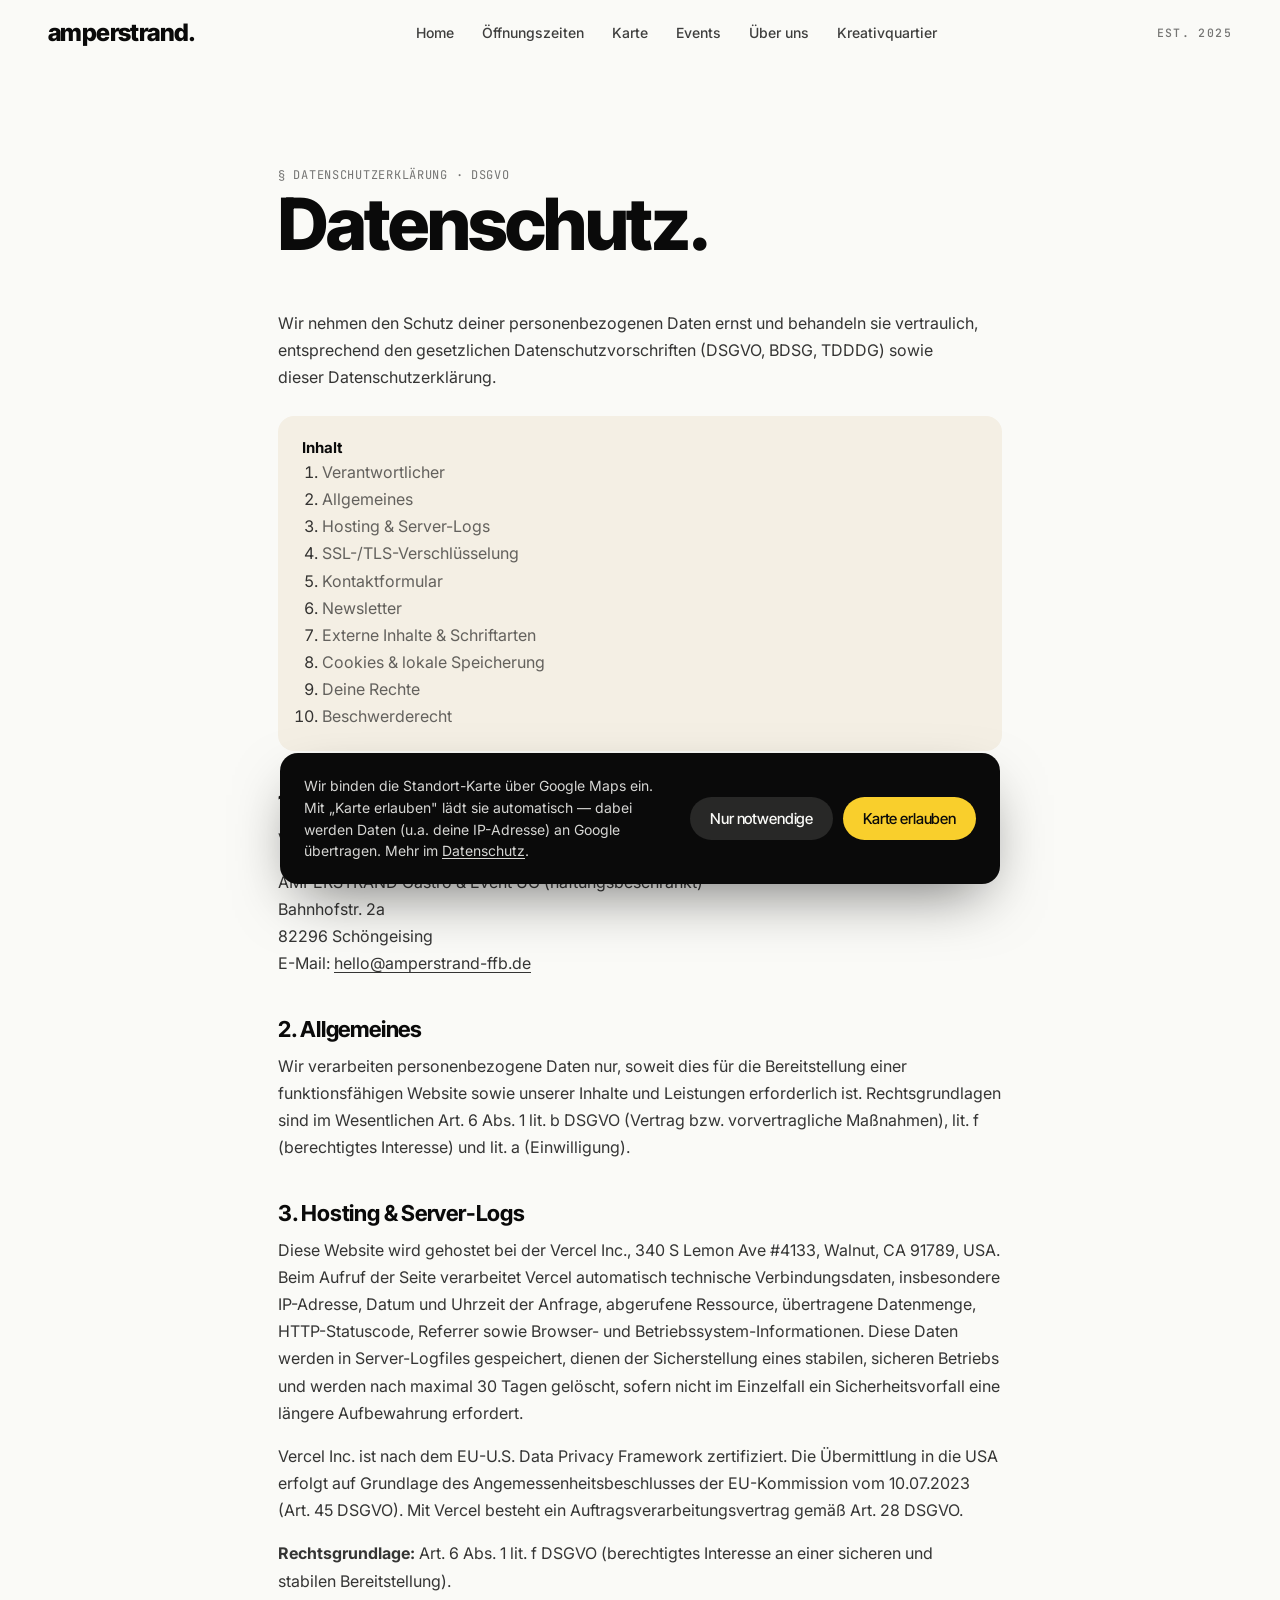
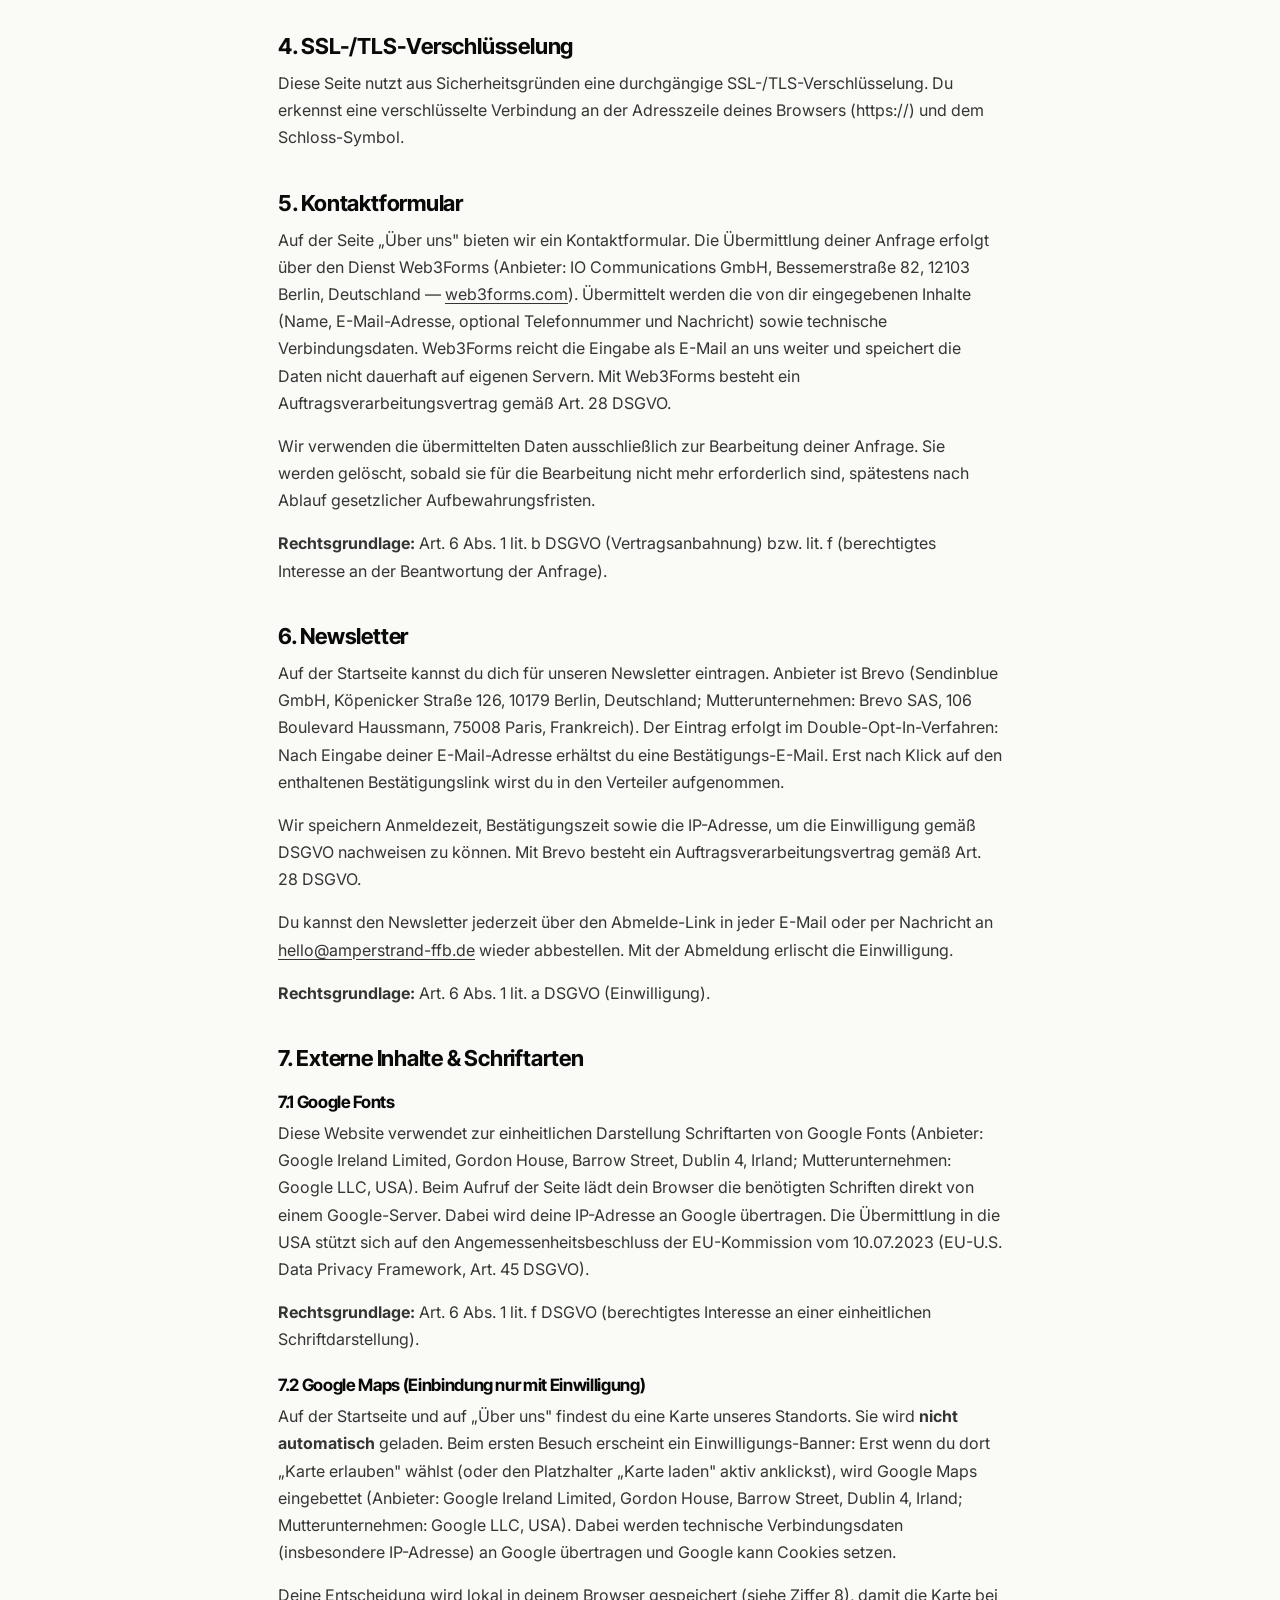
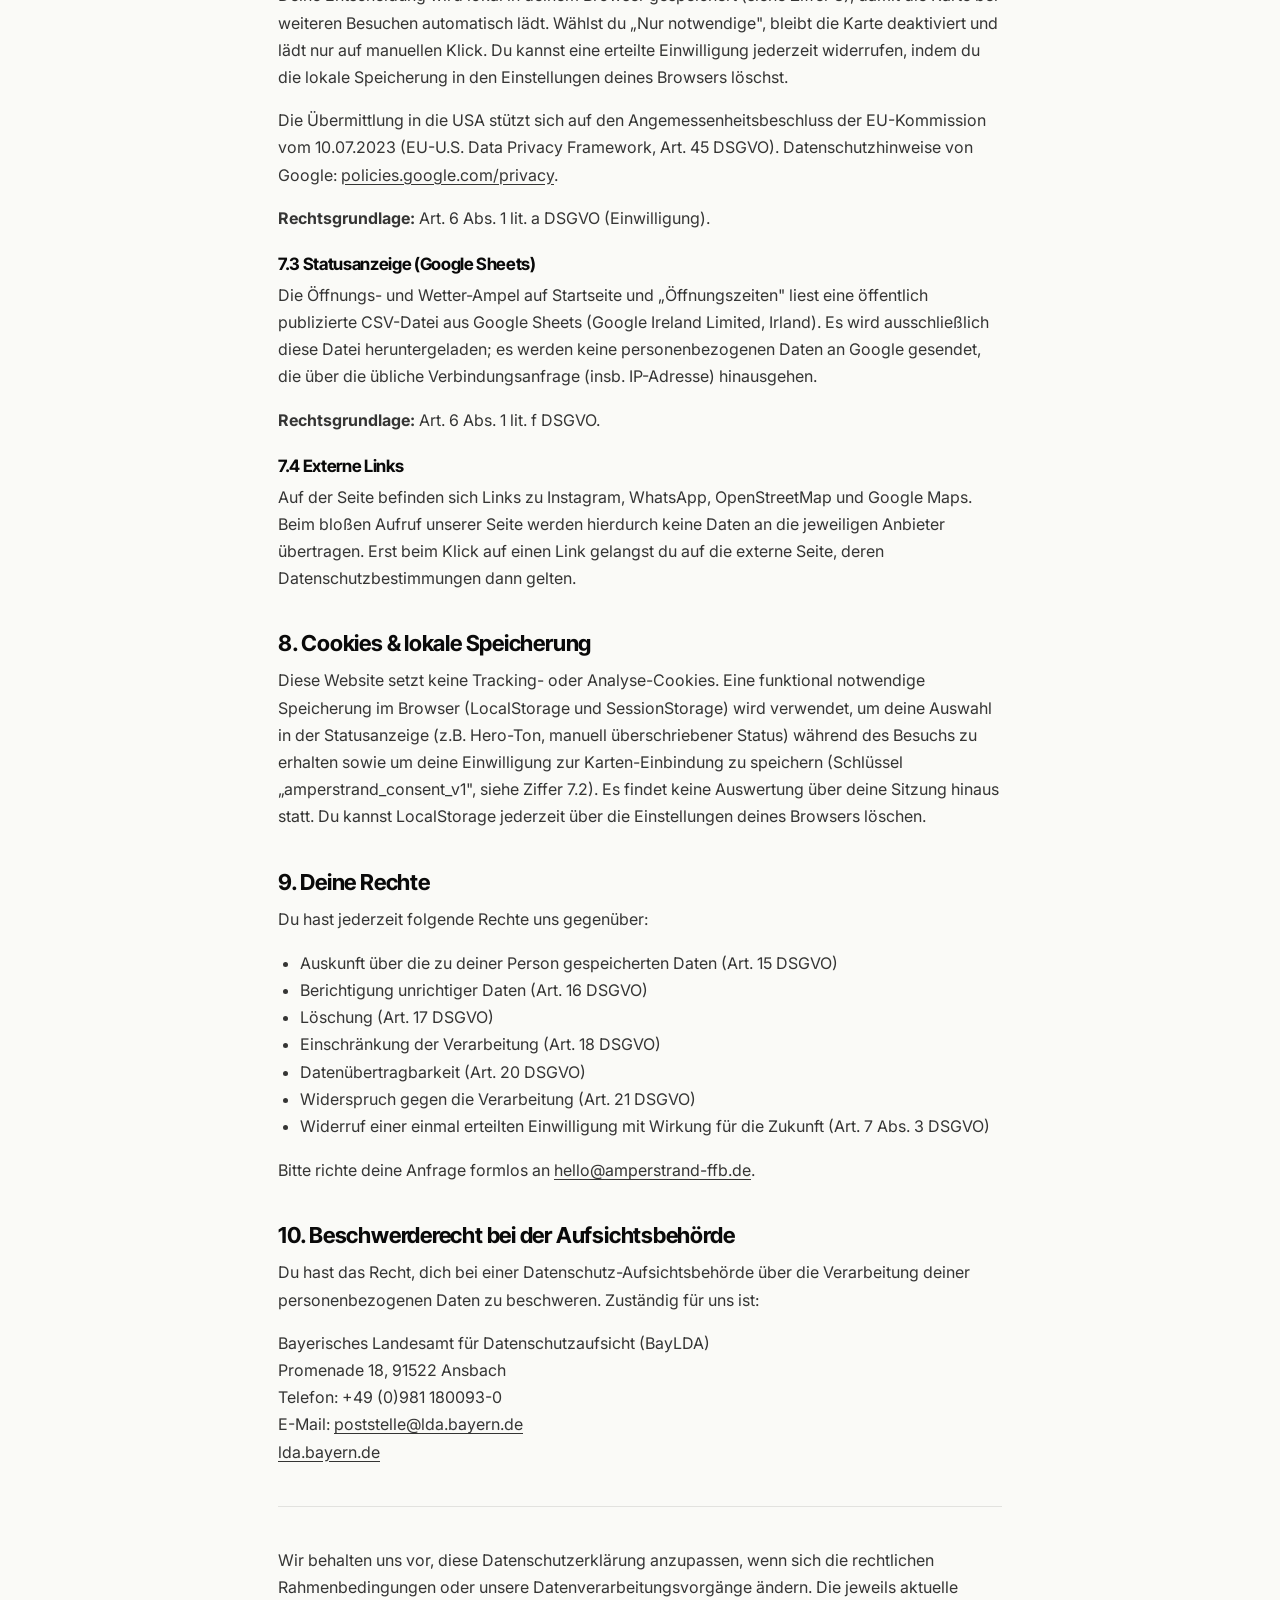
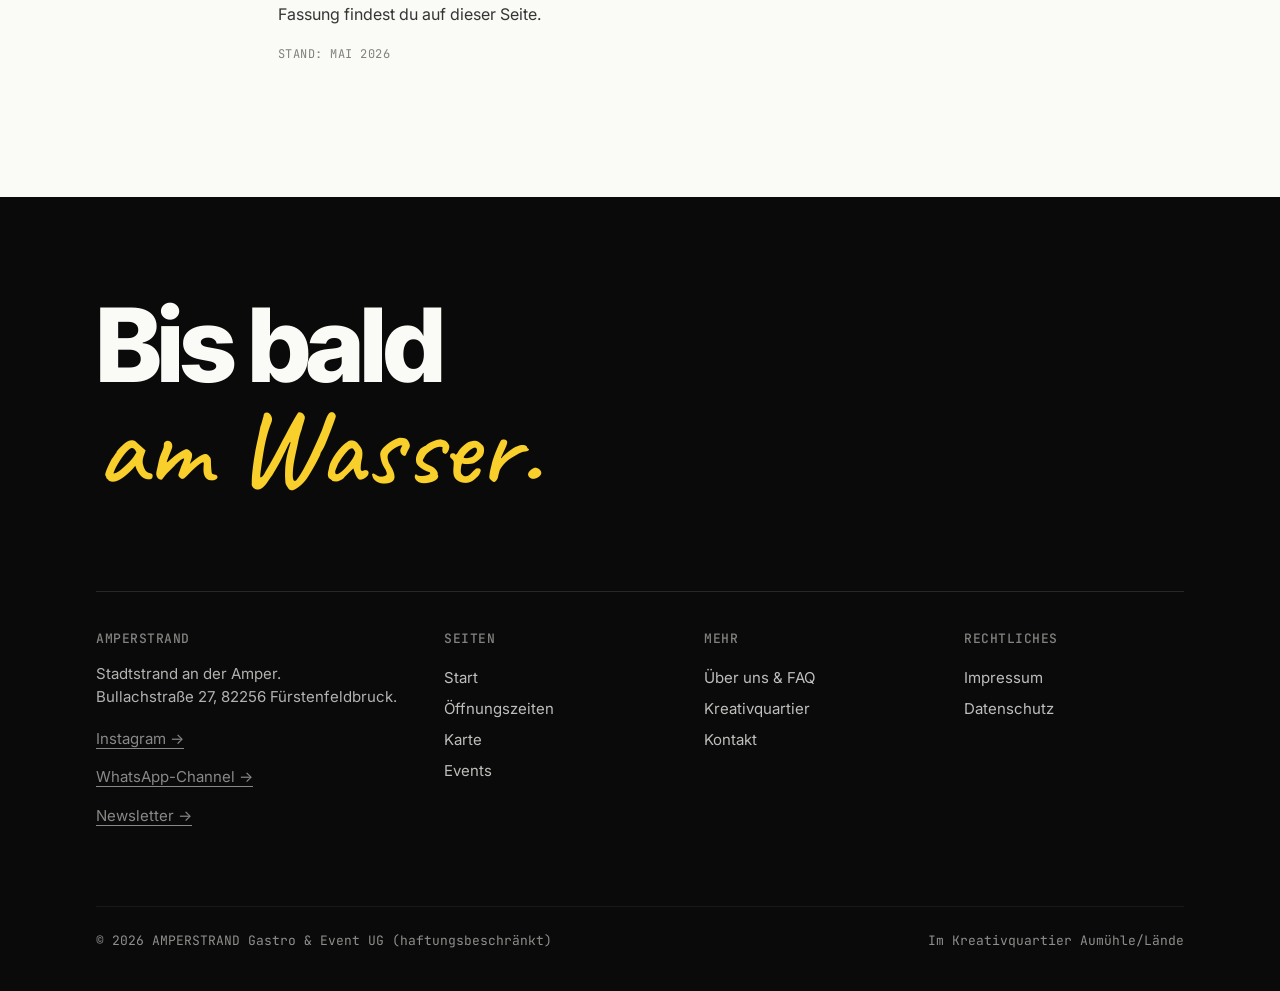
<file: datenschutz.html>
<!doctype html>
<html lang="de">
<head>
<meta charset="utf-8">
<meta name="viewport" content="width=device-width,initial-scale=1">
<meta name="theme-color" content="#fafaf7">
<link rel="icon" href="/favicon.ico" sizes="48x48">
<link rel="icon" type="image/png" sizes="32x32" href="/assets/favicon/favicon-32x32.png">
<link rel="icon" type="image/png" sizes="16x16" href="/assets/favicon/favicon-16x16.png">
<link rel="apple-touch-icon" sizes="180x180" href="/assets/favicon/apple-touch-icon.png">
<link rel="manifest" href="/site.webmanifest">
<title>Datenschutz — Amperstrand</title>
<link rel="stylesheet" href="assets/shared.css?v=14">
<style>
  .legal { padding: 160px var(--gutter) 120px; max-width: 820px; margin: 0 auto; }
  .legal h1 { font-size: clamp(40px, 6vw, 72px); margin-bottom: 48px; }
  @media (max-width: 820px) {
    .legal { padding: 120px var(--gutter) 80px; }
    .legal h1 { font-size: clamp(34px, 9vw, 52px); letter-spacing: -.03em; line-height: 1.02; margin-bottom: 32px; }
  }
  .legal h2 { font-size: 22px; margin: 40px 0 12px; letter-spacing: -.01em; }
  .legal h3 { font-size: 17px; margin: 24px 0 8px; }
  .legal p, .legal li { font-size: 16px; line-height: 1.7; opacity: .82; }
  .legal ul { padding-left: 22px; }
  .legal a { text-decoration: underline; text-underline-offset: 3px; }
  .legal .meta { font-family: var(--font-mono); font-size: 12px; letter-spacing: .06em; text-transform: uppercase; opacity: .55; margin-bottom: 24px; }
  .legal .divider { height: 1px; background: rgba(10,10,10,.1); margin: 40px 0; }
  .legal .stand { font-family: var(--font-mono); font-size: 12px; opacity: .5; letter-spacing: .04em; text-transform: uppercase; margin-top: 8px; }
  .toc { padding: 20px 24px; background: var(--paper-2); border-radius: 16px; margin: 24px 0 40px; font-size: 15px; }
  .toc ol { margin: 0; padding-left: 20px; }
  .toc a { text-decoration: none; opacity: .75; }
  .toc a:hover { opacity: 1; }
</style>
</head>
<body data-page="" data-tone="paper">
<div data-mount-nav></div>
<section class="legal">
  <span class="eyebrow meta">§ Datenschutzerklärung · DSGVO</span>
  <h1>Datenschutz.</h1>
  <p>Wir nehmen den Schutz deiner personenbezogenen Daten ernst und behandeln sie vertraulich, entsprechend den gesetzlichen Datenschutzvorschriften (DSGVO, BDSG, TDDDG) sowie dieser Datenschutzerklärung.</p>

  <div class="toc">
    <strong>Inhalt</strong>
    <ol>
      <li><a href="#verantwortlich">Verantwortlicher</a></li>
      <li><a href="#allgemein">Allgemeines</a></li>
      <li><a href="#hosting">Hosting &amp; Server-Logs</a></li>
      <li><a href="#tls">SSL-/TLS-Verschlüsselung</a></li>
      <li><a href="#kontakt">Kontaktformular</a></li>
      <li><a href="#newsletter">Newsletter</a></li>
      <li><a href="#extern">Externe Inhalte &amp; Schriftarten</a></li>
      <li><a href="#cookies">Cookies &amp; lokale Speicherung</a></li>
      <li><a href="#rechte">Deine Rechte</a></li>
      <li><a href="#aufsicht">Beschwerderecht</a></li>
    </ol>
  </div>

  <h2 id="verantwortlich">1. Verantwortlicher</h2>
  <p>Verantwortlich für die Datenverarbeitung auf dieser Website ist:</p>
  <p>AMPERSTRAND Gastro &amp; Event UG (haftungsbeschränkt)<br>Bahnhofstr. 2a<br>82296 Schöngeising<br>E-Mail: <a href="mailto:hello@amperstrand-ffb.de">hello@amperstrand-ffb.de</a></p>

  <h2 id="allgemein">2. Allgemeines</h2>
  <p>Wir verarbeiten personenbezogene Daten nur, soweit dies für die Bereitstellung einer funktionsfähigen Website sowie unserer Inhalte und Leistungen erforderlich ist. Rechtsgrundlagen sind im Wesentlichen Art. 6 Abs. 1 lit. b DSGVO (Vertrag bzw. vorvertragliche Maßnahmen), lit. f (berechtigtes Interesse) und lit. a (Einwilligung).</p>

  <h2 id="hosting">3. Hosting &amp; Server-Logs</h2>
  <p>Diese Website wird gehostet bei der Vercel Inc., 340 S Lemon Ave #4133, Walnut, CA 91789, USA. Beim Aufruf der Seite verarbeitet Vercel automatisch technische Verbindungsdaten, insbesondere IP-Adresse, Datum und Uhrzeit der Anfrage, abgerufene Ressource, übertragene Datenmenge, HTTP-Statuscode, Referrer sowie Browser- und Betriebssystem-Informationen. Diese Daten werden in Server-Logfiles gespeichert, dienen der Sicherstellung eines stabilen, sicheren Betriebs und werden nach maximal 30 Tagen gelöscht, sofern nicht im Einzelfall ein Sicherheitsvorfall eine längere Aufbewahrung erfordert.</p>
  <p>Vercel Inc. ist nach dem EU-U.S. Data Privacy Framework zertifiziert. Die Übermittlung in die USA erfolgt auf Grundlage des Angemessenheitsbeschlusses der EU-Kommission vom 10.07.2023 (Art. 45 DSGVO). Mit Vercel besteht ein Auftragsverarbeitungsvertrag gemäß Art. 28 DSGVO.</p>
  <p><strong>Rechtsgrundlage:</strong> Art. 6 Abs. 1 lit. f DSGVO (berechtigtes Interesse an einer sicheren und stabilen Bereitstellung).</p>

  <h2 id="tls">4. SSL-/TLS-Verschlüsselung</h2>
  <p>Diese Seite nutzt aus Sicherheitsgründen eine durchgängige SSL-/TLS-Verschlüsselung. Du erkennst eine verschlüsselte Verbindung an der Adresszeile deines Browsers (https://) und dem Schloss-Symbol.</p>

  <h2 id="kontakt">5. Kontaktformular</h2>
  <p>Auf der Seite „Über uns" bieten wir ein Kontaktformular. Die Übermittlung deiner Anfrage erfolgt über den Dienst Web3Forms (Anbieter: IO Communications GmbH, Bessemerstraße 82, 12103 Berlin, Deutschland — <a href="https://web3forms.com" target="_blank" rel="noopener">web3forms.com</a>). Übermittelt werden die von dir eingegebenen Inhalte (Name, E-Mail-Adresse, optional Telefonnummer und Nachricht) sowie technische Verbindungsdaten. Web3Forms reicht die Eingabe als E-Mail an uns weiter und speichert die Daten nicht dauerhaft auf eigenen Servern. Mit Web3Forms besteht ein Auftragsverarbeitungsvertrag gemäß Art. 28 DSGVO.</p>
  <p>Wir verwenden die übermittelten Daten ausschließlich zur Bearbeitung deiner Anfrage. Sie werden gelöscht, sobald sie für die Bearbeitung nicht mehr erforderlich sind, spätestens nach Ablauf gesetzlicher Aufbewahrungsfristen.</p>
  <p><strong>Rechtsgrundlage:</strong> Art. 6 Abs. 1 lit. b DSGVO (Vertragsanbahnung) bzw. lit. f (berechtigtes Interesse an der Beantwortung der Anfrage).</p>

  <h2 id="newsletter">6. Newsletter</h2>
  <p>Auf der Startseite kannst du dich für unseren Newsletter eintragen. Anbieter ist Brevo (Sendinblue GmbH, Köpenicker Straße 126, 10179 Berlin, Deutschland; Mutterunternehmen: Brevo SAS, 106 Boulevard Haussmann, 75008 Paris, Frankreich). Der Eintrag erfolgt im Double-Opt-In-Verfahren: Nach Eingabe deiner E-Mail-Adresse erhältst du eine Bestätigungs-E-Mail. Erst nach Klick auf den enthaltenen Bestätigungslink wirst du in den Verteiler aufgenommen.</p>
  <p>Wir speichern Anmeldezeit, Bestätigungszeit sowie die IP-Adresse, um die Einwilligung gemäß DSGVO nachweisen zu können. Mit Brevo besteht ein Auftragsverarbeitungsvertrag gemäß Art. 28 DSGVO.</p>
  <p>Du kannst den Newsletter jederzeit über den Abmelde-Link in jeder E-Mail oder per Nachricht an <a href="mailto:hello@amperstrand-ffb.de">hello@amperstrand-ffb.de</a> wieder abbestellen. Mit der Abmeldung erlischt die Einwilligung.</p>
  <p><strong>Rechtsgrundlage:</strong> Art. 6 Abs. 1 lit. a DSGVO (Einwilligung).</p>

  <h2 id="extern">7. Externe Inhalte &amp; Schriftarten</h2>

  <h3>7.1 Google Fonts</h3>
  <p>Diese Website verwendet zur einheitlichen Darstellung Schriftarten von Google Fonts (Anbieter: Google Ireland Limited, Gordon House, Barrow Street, Dublin 4, Irland; Mutterunternehmen: Google LLC, USA). Beim Aufruf der Seite lädt dein Browser die benötigten Schriften direkt von einem Google-Server. Dabei wird deine IP-Adresse an Google übertragen. Die Übermittlung in die USA stützt sich auf den Angemessenheitsbeschluss der EU-Kommission vom 10.07.2023 (EU-U.S. Data Privacy Framework, Art. 45 DSGVO).</p>
  <p><strong>Rechtsgrundlage:</strong> Art. 6 Abs. 1 lit. f DSGVO (berechtigtes Interesse an einer einheitlichen Schrift­darstellung).</p>

  <h3>7.2 Google Maps (Einbindung nur mit Einwilligung)</h3>
  <p>Auf der Startseite und auf „Über uns" findest du eine Karte unseres Standorts. Sie wird <strong>nicht automatisch</strong> geladen. Beim ersten Besuch erscheint ein Einwilligungs-Banner: Erst wenn du dort „Karte erlauben" wählst (oder den Platzhalter „Karte laden" aktiv anklickst), wird Google Maps eingebettet (Anbieter: Google Ireland Limited, Gordon House, Barrow Street, Dublin 4, Irland; Mutterunternehmen: Google LLC, USA). Dabei werden technische Verbindungsdaten (insbesondere IP-Adresse) an Google übertragen und Google kann Cookies setzen.</p>
  <p>Deine Entscheidung wird lokal in deinem Browser gespeichert (siehe Ziffer 8), damit die Karte bei weiteren Besuchen automatisch lädt. Wählst du „Nur notwendige", bleibt die Karte deaktiviert und lädt nur auf manuellen Klick. Du kannst eine erteilte Einwilligung jederzeit widerrufen, indem du die lokale Speicherung in den Einstellungen deines Browsers löschst.</p>
  <p>Die Übermittlung in die USA stützt sich auf den Angemessenheitsbeschluss der EU-Kommission vom 10.07.2023 (EU-U.S. Data Privacy Framework, Art. 45 DSGVO). Datenschutzhinweise von Google: <a href="https://policies.google.com/privacy" target="_blank" rel="noopener">policies.google.com/privacy</a>.</p>
  <p><strong>Rechtsgrundlage:</strong> Art. 6 Abs. 1 lit. a DSGVO (Einwilligung).</p>

  <h3>7.3 Statusanzeige (Google Sheets)</h3>
  <p>Die Öffnungs- und Wetter-Ampel auf Startseite und „Öffnungszeiten" liest eine öffentlich publizierte CSV-Datei aus Google Sheets (Google Ireland Limited, Irland). Es wird ausschließlich diese Datei heruntergeladen; es werden keine personenbezogenen Daten an Google gesendet, die über die übliche Verbindungsanfrage (insb. IP-Adresse) hinausgehen.</p>
  <p><strong>Rechtsgrundlage:</strong> Art. 6 Abs. 1 lit. f DSGVO.</p>

  <h3>7.4 Externe Links</h3>
  <p>Auf der Seite befinden sich Links zu Instagram, WhatsApp, OpenStreetMap und Google Maps. Beim bloßen Aufruf unserer Seite werden hierdurch keine Daten an die jeweiligen Anbieter übertragen. Erst beim Klick auf einen Link gelangst du auf die externe Seite, deren Datenschutzbestimmungen dann gelten.</p>

  <h2 id="cookies">8. Cookies &amp; lokale Speicherung</h2>
  <p>Diese Website setzt keine Tracking- oder Analyse-Cookies. Eine funktional notwendige Speicherung im Browser (LocalStorage und SessionStorage) wird verwendet, um deine Auswahl in der Statusanzeige (z.B. Hero-Ton, manuell überschriebener Status) während des Besuchs zu erhalten sowie um deine Einwilligung zur Karten-Einbindung zu speichern (Schlüssel „amperstrand_consent_v1", siehe Ziffer 7.2). Es findet keine Auswertung über deine Sitzung hinaus statt. Du kannst LocalStorage jederzeit über die Einstellungen deines Browsers löschen.</p>

  <h2 id="rechte">9. Deine Rechte</h2>
  <p>Du hast jederzeit folgende Rechte uns gegenüber:</p>
  <ul>
    <li>Auskunft über die zu deiner Person gespeicherten Daten (Art. 15 DSGVO)</li>
    <li>Berichtigung unrichtiger Daten (Art. 16 DSGVO)</li>
    <li>Löschung (Art. 17 DSGVO)</li>
    <li>Einschränkung der Verarbeitung (Art. 18 DSGVO)</li>
    <li>Datenübertragbarkeit (Art. 20 DSGVO)</li>
    <li>Widerspruch gegen die Verarbeitung (Art. 21 DSGVO)</li>
    <li>Widerruf einer einmal erteilten Einwilligung mit Wirkung für die Zukunft (Art. 7 Abs. 3 DSGVO)</li>
  </ul>
  <p>Bitte richte deine Anfrage formlos an <a href="mailto:hello@amperstrand-ffb.de">hello@amperstrand-ffb.de</a>.</p>

  <h2 id="aufsicht">10. Beschwerderecht bei der Aufsichtsbehörde</h2>
  <p>Du hast das Recht, dich bei einer Datenschutz-Aufsichtsbehörde über die Verarbeitung deiner personenbezogenen Daten zu beschweren. Zuständig für uns ist:</p>
  <p>Bayerisches Landesamt für Datenschutzaufsicht (BayLDA)<br>Promenade 18, 91522 Ansbach<br>Telefon: +49 (0)981 180093-0<br>E-Mail: <a href="mailto:poststelle@lda.bayern.de">poststelle@lda.bayern.de</a><br><a href="https://www.lda.bayern.de" target="_blank" rel="noopener">lda.bayern.de</a></p>

  <div class="divider"></div>
  <p>Wir behalten uns vor, diese Datenschutzerklärung anzupassen, wenn sich die rechtlichen Rahmenbedingungen oder unsere Datenverarbeitungsvorgänge ändern. Die jeweils aktuelle Fassung findest du auf dieser Seite.</p>
  <p class="stand">Stand: Mai 2026</p>
</section>
<div data-mount-footer></div>
<script src="assets/shared.js?v=24"></script>
</body>
</html>
</file>
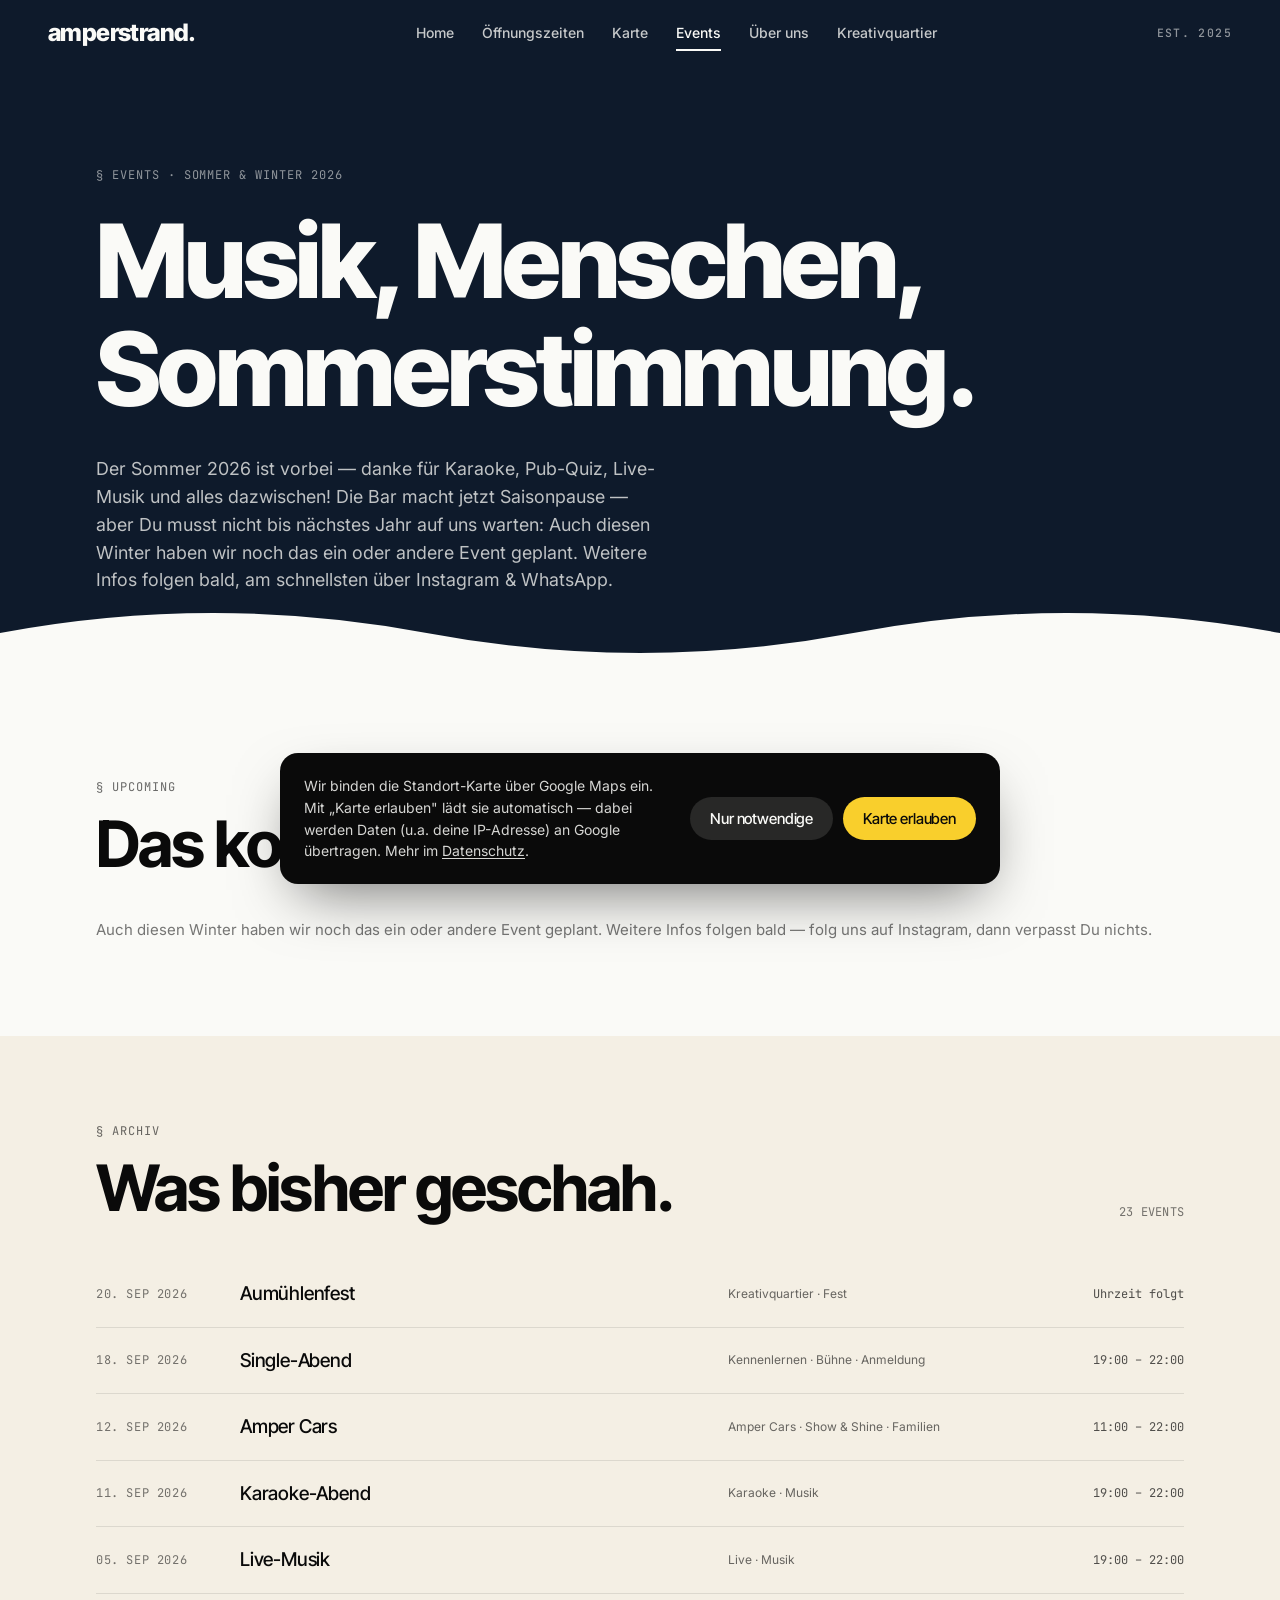
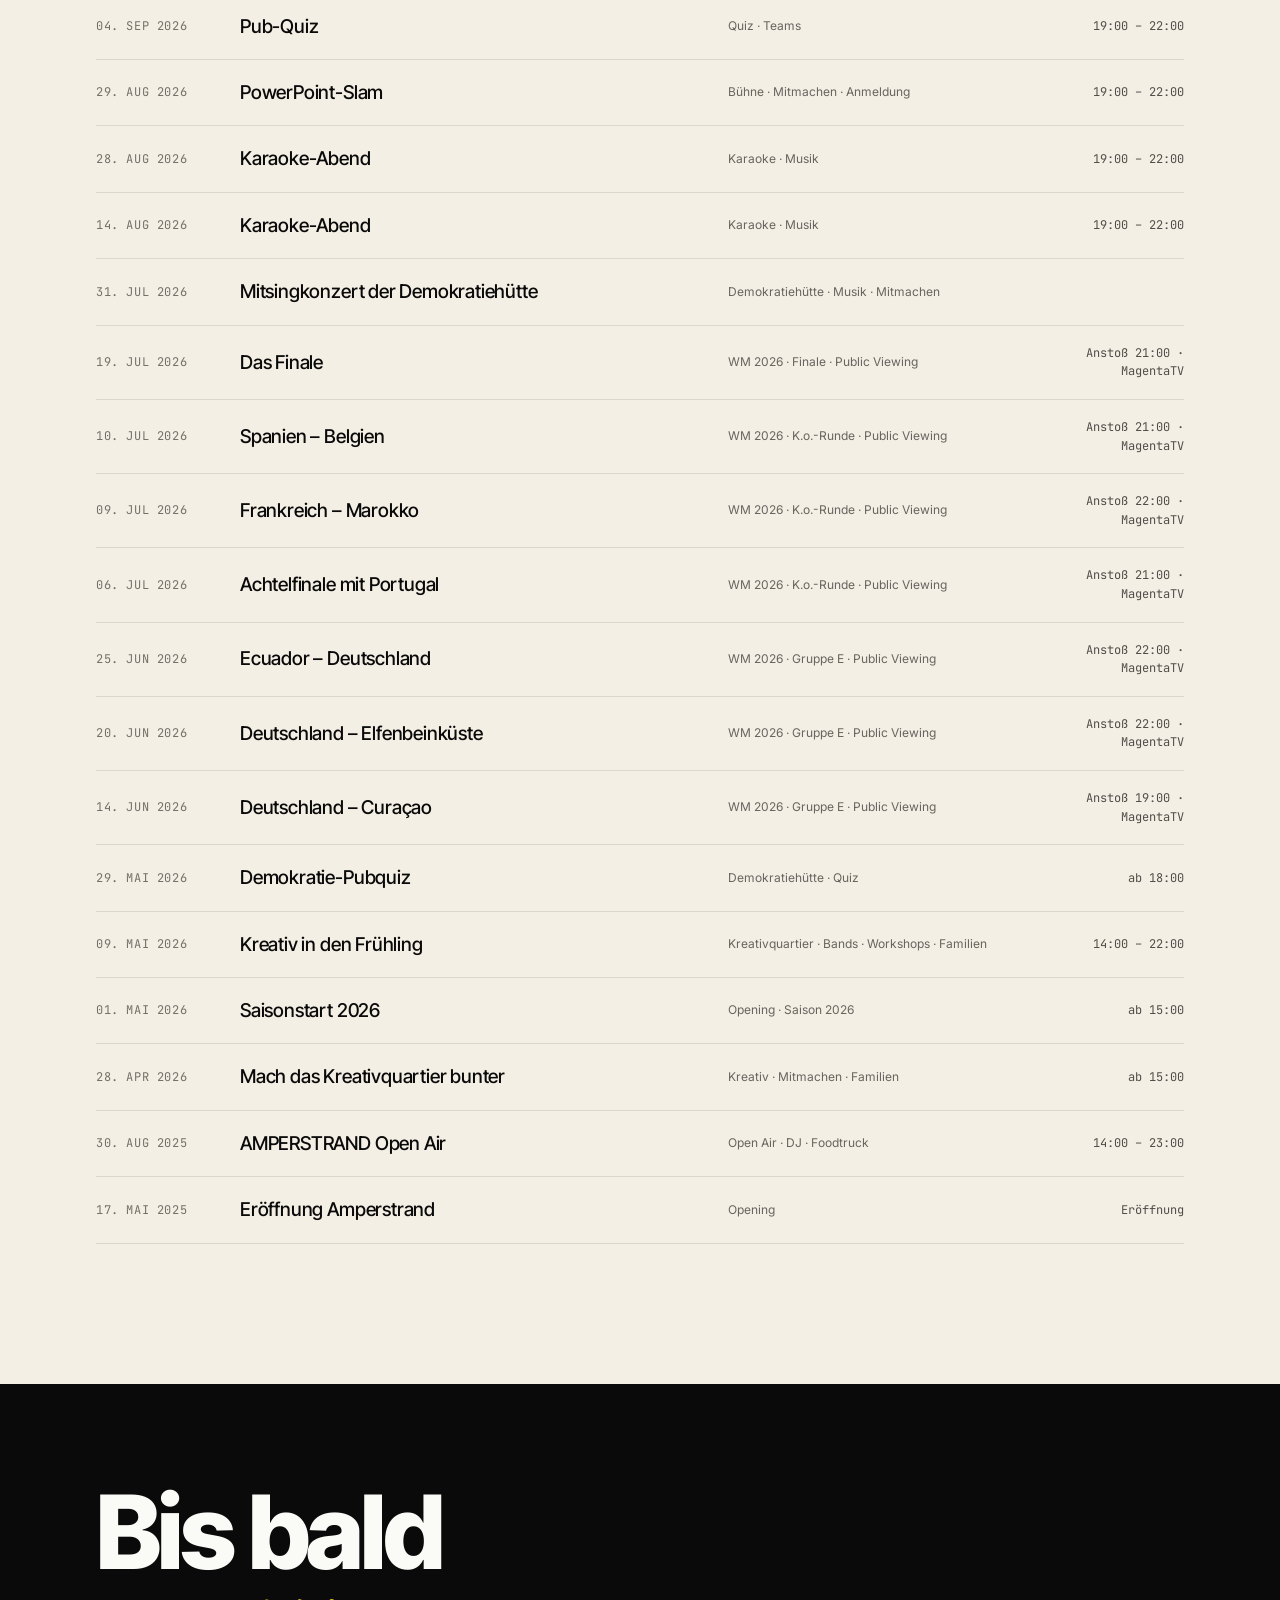
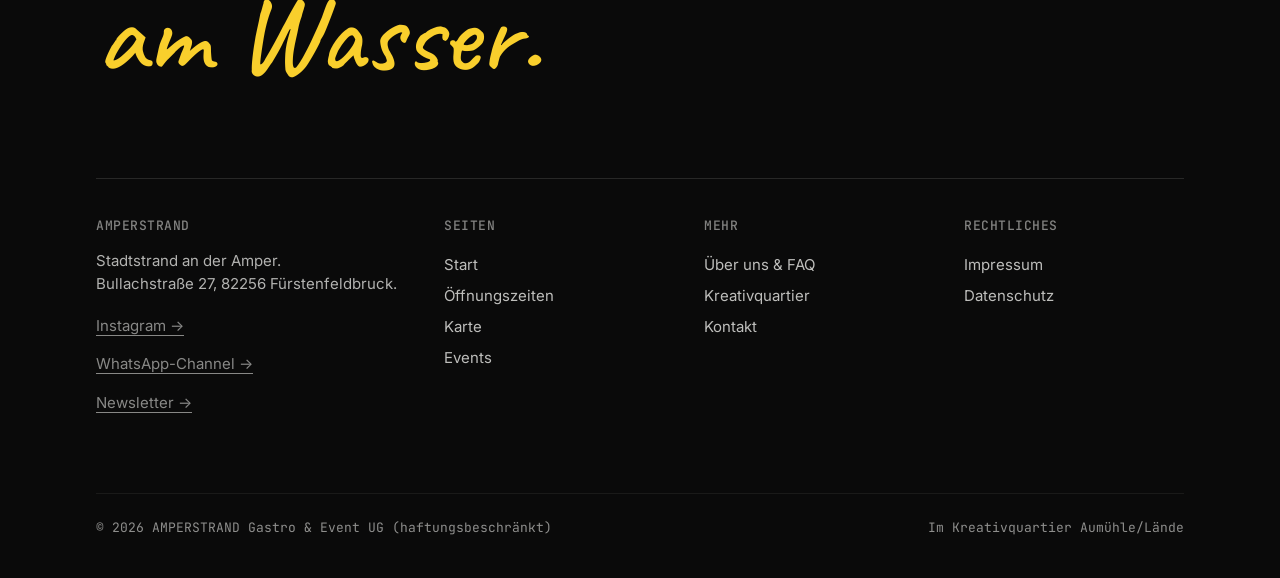
<file: events.html>
<!doctype html>
<html lang="de" style="background: #0e1a2b;">
<head>
<meta charset="utf-8">
<meta name="viewport" content="width=device-width,initial-scale=1">
<meta name="theme-color" content="#0e1a2b">
<link rel="icon" href="/favicon.ico" sizes="48x48">
<link rel="icon" type="image/png" sizes="32x32" href="/assets/favicon/favicon-32x32.png">
<link rel="icon" type="image/png" sizes="16x16" href="/assets/favicon/favicon-16x16.png">
<link rel="apple-touch-icon" sizes="180x180" href="/assets/favicon/apple-touch-icon.png">
<link rel="manifest" href="/site.webmanifest">
<title>Events — Amperstrand</title>
<link rel="stylesheet" href="assets/shared.css?v=14">
<style>
  .head { padding: 160px var(--gutter) 80px; background: var(--deep); color: var(--paper); position: relative; overflow: hidden; }
  .head h1 { max-width: 16ch; color: var(--paper); }
  .head .lead { margin-top: 32px; max-width: 52ch; opacity: .75; font-size: clamp(17px, 1.4vw, 21px); }
  .head .eyebrow { color: var(--paper); opacity: .55; }
  .head-wave { position: absolute; left:0; right:0; bottom:-1px; height: 120px; pointer-events:none; }
  .head-wave svg { width:100%; height:100%; display:block; }

  .event-grid { padding: 80px var(--gutter); }
  .evs { display: grid; grid-template-columns: repeat(12, 1fr); gap: 16px; }
  .event {
    position: relative; border-radius: 24px; overflow: hidden;
    padding: 28px 30px 30px; min-height: 320px;
    display: flex; flex-direction: column; justify-content: space-between;
    transition: transform .4s var(--ease);
  }
  .event:hover { transform: translateY(-3px); }
  .event.e-lg { grid-column: span 6; min-height: 420px; }
  .event.e-md { grid-column: span 6; }
  .event.e-sm { grid-column: span 4; min-height: 300px; }
  @media (max-width: 900px) { .event.e-lg, .event.e-md, .event.e-sm { grid-column: span 12; } }
  .event.bg-ink { background: var(--ink); color: var(--paper); }
  .event.bg-yel { background: var(--yellow); color: var(--ink); }
  .event.bg-paper { background: var(--paper); color: var(--ink); border: 1px solid rgba(10,10,10,.1); }
  .event.bg-deep { background: var(--deep); color: var(--paper); }
  .ev-top { display: flex; justify-content: space-between; align-items: flex-start; gap: 16px; font-family: var(--font-mono); font-size: 11px; text-transform: uppercase; letter-spacing: .06em; opacity: .85; }
  .ev-status { display: inline-flex; align-items: center; gap: 6px; padding: 5px 10px; border-radius: 999px; background: rgba(255,255,255,.12); }
  .event.bg-paper .ev-status { background: rgba(10,10,10,.06); }
  .ev-status .dot { width:6px; height:6px; border-radius:50%; }
  .ev-status.active .dot { background: #4ade80; }
  .ev-status.out .dot { background: #facc15; }
  .ev-status.off .dot { background: #ef4444; }
  .event h3 { font-size: clamp(28px, 3vw, 44px); letter-spacing: -.025em; line-height: 1.02; }
  .event.e-lg h3 { font-size: clamp(40px, 4.4vw, 64px); }
  .ev-when { font-family: var(--font-display); font-weight: 600; font-size: 17px; letter-spacing: -.01em; }
  .ev-meta { display: flex; gap: 20px; font-size: 13px; opacity: .7; margin-top: 6px; font-family: var(--font-mono); }
  .ev-loc { display: inline-flex; align-items: center; gap: 6px; }
  .ev-loc svg { flex-shrink: 0; opacity: .85; }
  .ev-desc { font-size: 14.5px; opacity: .75; max-width: 48ch; line-height: 1.5; margin-top: 12px; }
  .ev-tags { display:flex; gap:6px; flex-wrap: wrap; margin-top: 14px; }
  .ev-tag { font-family: var(--font-mono); font-size: 10px; padding: 3px 8px; border-radius: 999px; background: rgba(255,255,255,.12); text-transform: uppercase; letter-spacing: .04em; }
  .event.bg-paper .ev-tag, .event.bg-yel .ev-tag { background: rgba(10,10,10,.08); }
  .ev-bottom { display:flex; justify-content:space-between; align-items:flex-end; gap: 20px; flex-wrap: wrap; }
  .ev-price { font-family: var(--font-display); font-weight: 700; font-size: 22px; letter-spacing: -.01em; }
  .ev-arrow { font-family: var(--font-mono); font-size: 12px; opacity: .7; }

  /* Watermark Datums-Block: Tag groß oben, Monat darunter (scaleX matcht Tag-Breite).
     tabular-nums → alle Digits gleich breit, damit "01" / "28" / "09" zentriert über
     dem Monat sitzen. */
  .big-date { font-family: var(--font-display); font-weight: 800; font-size: clamp(120px, 18vw, 260px); line-height: .78; letter-spacing: -.06em; position: absolute; right: 20px; bottom: 0; opacity: .12; pointer-events: none; text-align: center; font-variant-numeric: tabular-nums; }
  .event.bg-yel .big-date { opacity: .22; }
  .event.bg-ink .big-date { opacity: .14; }
  .event.bg-deep .big-date { opacity: .16; }
  .big-mon {
    display: block;
    font-size: 0.42em;
    font-weight: 900;
    letter-spacing: -.02em;
    text-transform: uppercase;
    line-height: 0.7;
    margin-top: -0.10em; /* leichter Abstand: kleiner Gap, aber nicht überlappend */
    transform: scale(1.4, 0.62);
    transform-origin: center top;
  }

  .archive { padding: 80px var(--gutter) 140px; background: var(--paper-2); }
  .archive-list { margin-top: 40px; }
  .arch {
    display: grid; grid-template-columns: 120px 1.4fr 1fr 100px;
    gap: 24px; align-items: center;
    padding: 18px 0; border-bottom: 1px solid rgba(10,10,10,.1);
    font-size: 15px;
  }
  .arch .date { font-family: var(--font-mono); font-size: 12px; opacity: .55; text-transform: uppercase; letter-spacing: .05em; }
  .arch .title { font-family: var(--font-display); font-weight: 500; font-size: 19px; letter-spacing: -.01em; }
  .arch .tags { font-size: 12px; opacity: .6; }
  .arch .rating { font-family: var(--font-mono); font-size: 12px; opacity: .7; text-align: right; }
  @media (max-width: 720px) { .arch { grid-template-columns: 1fr; gap: 4px; padding: 14px 0; } .arch .rating { text-align: left; } }

  /* Mobile-Overrides — am Ende, damit sie die Base-Rules sicher überschreiben */
  @media (max-width: 820px) {
    .head { padding: 120px var(--gutter) 80px; }
    .head h1 { font-size: clamp(34px, 9vw, 52px); letter-spacing: -.03em; line-height: 1.02; max-width: 100%; }
    .head .lead { margin-top: 20px; font-size: 15px; line-height: 1.45; }
    .head-wave { height: 60px; }
    .event-grid { padding: 8px var(--gutter) 60px; }
    .section-head { margin-bottom: 20px !important; }
    /* Card padding + Spacing innerhalb der Cards. Mehr Bottom-Padding für Atmung. */
    .event { padding: 24px 22px 40px; min-height: 280px; }
    /* Datum (linker Span) prominenter — vorher 11px mono caps, jetzt deutlich lesbarer */
    .ev-top { font-size: 12px; gap: 12px; opacity: 1; align-items: center; }
    .ev-top > span:first-child { font-size: 14px; font-weight: 500; letter-spacing: .04em; opacity: .9; }
    /* Konsistente Margins zwischen Card-Elementen — überschreibt inline-styles */
    .event h3 { margin-top: 28px !important; font-size: clamp(22px, 6vw, 30px); line-height: 1.05; }
    .event.e-lg h3 { font-size: clamp(26px, 7vw, 36px); }
    .ev-desc { margin-top: 14px; font-size: 14.5px; line-height: 1.5; }
    .ev-tags { margin-top: 18px; }
    .ev-bottom { margin-top: 24px; }
    .ev-when { font-size: 16px; }
    .big-date { font-size: clamp(96px, 22vw, 160px); right: 12px; }
  }

  /* WM K.o.-Plan */
  .ko-sec { padding: 20px var(--gutter) 100px; }
  .ko-card { background: var(--ink); color: var(--paper); border-radius: 32px; padding: 56px 48px; }
  .ko-card .eyebrow { color: var(--paper); opacity: .55; }
  .ko-card h2 { color: var(--paper); max-width: 22ch; margin: 14px 0 10px; }
  .ko-card .lead { opacity: .7; max-width: 60ch; font-size: 16px; line-height: 1.55; }
  .ko-list { margin-top: 36px; border-top: 1px solid rgba(250,250,247,.14); }
  .ko-row { display: grid; grid-template-columns: 150px 1fr auto; gap: 24px; align-items: baseline; padding: 16px 8px; border-bottom: 1px solid rgba(250,250,247,.12); }
  .ko-row .date { font-family: var(--font-mono); font-size: 12.5px; opacity: .6; text-transform: uppercase; letter-spacing: .05em; }
  .ko-row .round { font-family: var(--font-display); font-weight: 500; font-size: 19px; letter-spacing: -.01em; }
  .ko-row .kick { font-family: var(--font-mono); font-size: 13px; opacity: .8; }
  .ko-row.final { background: var(--yellow); color: var(--ink); border-radius: 14px; border-bottom: 0; margin-top: 8px; padding: 18px 16px; }
  .ko-row.final .date { opacity: .7; }
  .ko-row.final .round { font-weight: 700; }
  .ko-note { margin-top: 22px; font-family: var(--font-mono); font-size: 11.5px; letter-spacing: .04em; text-transform: uppercase; opacity: .5; line-height: 1.7; }
  @media (max-width: 720px) {
    .ko-card { padding: 32px 24px; border-radius: 24px; }
    .ko-row { grid-template-columns: 1fr auto; gap: 4px 16px; padding: 14px 4px; }
    .ko-row .date { grid-column: 1 / -1; }
    .ko-row.final { padding: 16px 14px; }
  }

  /* Event-Detail-Overlay */
  .ev-modal { position: fixed; inset: 0; z-index: 1000; display: flex; align-items: center; justify-content: center; padding: 24px; }
  .ev-modal[hidden] { display: none; }
  .ev-modal-backdrop { position: absolute; inset: 0; background: rgba(10,10,10,.55); }
  .ev-modal-card { position: relative; z-index: 1; width: min(560px, 100%); max-height: 88vh; overflow-y: auto; background: var(--paper); color: var(--ink); border-radius: 24px; padding: 44px 38px 38px; box-shadow: 0 30px 80px rgba(0,0,0,.32); }
  .ev-modal-x { position: absolute; top: 18px; right: 20px; width: 36px; height: 36px; border: 0; border-radius: 50%; background: rgba(10,10,10,.06); font-size: 22px; line-height: 1; cursor: pointer; color: var(--ink); }
  .ev-modal-x:hover { background: rgba(10,10,10,.12); }
  .evm-top { display: flex; justify-content: space-between; align-items: center; gap: 16px; padding-right: 44px; font-family: var(--font-mono); font-size: 12px; text-transform: uppercase; letter-spacing: .05em; opacity: .8; }
  .evm-title { font-size: clamp(26px, 3.6vw, 38px); letter-spacing: -.02em; line-height: 1.05; margin: 16px 0 10px; }
  .evm-when { font-family: var(--font-mono); font-size: 14px; opacity: .8; margin-bottom: 16px; }
  .evm-desc { font-size: 16px; line-height: 1.6; opacity: .85; }
  .evm-info { margin-top: 28px; border-top: 1px solid rgba(10,10,10,.12); padding-top: 22px; }
  .evm-info-h { font-family: var(--font-mono); font-size: 12px; text-transform: uppercase; letter-spacing: .06em; opacity: .55; margin-bottom: 14px; }
  .evm-info dl { margin: 0; }
  .evm-row { display: grid; grid-template-columns: 132px 1fr; gap: 16px; padding: 9px 0; border-bottom: 1px solid rgba(10,10,10,.07); }
  .evm-row dt { font-weight: 600; font-size: 14px; }
  .evm-row dd { margin: 0; font-size: 14px; line-height: 1.5; opacity: .85; }
  .evm-cta { margin-top: 26px; }
  .evm-cta-note { margin-top: 10px; font-family: var(--font-mono); font-size: 11.5px; letter-spacing: .04em; text-transform: uppercase; opacity: .5; }
  .event[data-evkey] { cursor: pointer; }
  @media (max-width: 560px) {
    .ev-modal-card { padding: 36px 22px 26px; }
    .evm-row { grid-template-columns: 1fr; gap: 2px; }
  }
</style>
</head>
<body data-page="events" data-tone="ink">
<div data-mount-nav></div>

<section class="head">
  <div class="wrap">
    <span class="eyebrow reveal">§ Events · Sommer &amp; Winter 2026</span>
    <h1 class="reveal" style="margin-top: 22px;">Musik, Menschen,<br>Sommerstimmung.</h1>
    <p class="lead reveal">Der Sommer 2026 ist vorbei — danke für Karaoke, Pub-Quiz, Live-Musik und alles dazwischen! Die Bar macht jetzt Saisonpause — aber Du musst nicht bis nächstes Jahr auf uns warten: Auch diesen Winter haben wir noch das ein oder andere Event geplant. Weitere Infos folgen bald, am schnellsten über Instagram &amp; WhatsApp.</p>
  </div>
  <div class="head-wave" aria-hidden="true">
    <svg viewBox="0 0 1440 120" preserveAspectRatio="none">
      <path d="M0 60 Q 240 20, 480 60 T 960 60 T 1440 60 L 1440 120 L 0 120 Z" fill="#fafaf7"/>
    </svg>
  </div>
</section>

<section class="event-grid">
  <div class="wrap">
    <div class="section-head reveal" style="display:flex;justify-content:space-between;align-items:flex-end;gap:30px;flex-wrap:wrap;margin-bottom: 40px;">
      <div>
        <span class="eyebrow">§ Upcoming</span>
        <h2 style="margin: 12px 0 0;">Das kommt bald.</h2>
      </div>
      <span class="mono" id="upcomingCount" style="opacity:.55;"></span>
    </div>
    <div class="evs" id="upcomingList"></div>
    <p id="upcomingEmpty" class="reveal" style="display:none; opacity:.55; font-size:15px; margin-top: 8px;">
      Auch diesen Winter haben wir noch das ein oder andere Event geplant. Weitere Infos folgen bald — folg uns auf Instagram, dann verpasst Du nichts.
    </p>

    <!--
      ARCHIV: Frühere Demo-Event-Karten (zum Wiederverwenden, wenn neue Events dazukommen).
      Vorlagen für die verschiedenen Größen + Farben + Status. Einfach raus dem Kommentar
      ziehen, Inhalte anpassen, oben im .evs-Container einfügen.

      WICHTIG zu den Klassen:
        .event.e-lg     → große Karte, span 6 (Desktop), min-height 420px
        .event.e-md     → mittel, span 6
        .event.e-sm     → klein, span 4

        Farben: .bg-yel (Gelb) · .bg-ink (Schwarz, weiße Schrift) ·
                .bg-paper (Hell, schwarze Schrift) · .bg-deep (Navy)
        Status: .ev-status.active "Offen" (grün) · .ev-status.out "Fast voll" (gelb) ·
                .ev-status.off "Abgesagt" (rot)

      Reveal-Delays gestaffelt (data-delay="80", "120", "160" …) für sequenzielles
      Einblenden. .big-date zeigt die große Datums-Zahl im Hintergrund (nur sinnvoll
      auf .e-lg).
    -->
    <!--
      <article class="event e-lg bg-yel reveal">
        <div>
          <div class="ev-top">
            <span>12. Juli · Samstag</span>
            <span class="ev-status active"><span class="dot"></span>Offen</span>
          </div>
          <h3 style="margin-top: 40px;">Sundowner mit<br>DJ Marlene S.</h3>
          <p class="ev-desc">House und Disco zwischen 18 und 23 Uhr. Tanzfläche ist das Kiesbett, Bar ist unser Kiosk.</p>
          <div class="ev-tags"><span class="ev-tag">DJ</span><span class="ev-tag">Open Air</span><span class="ev-tag">21+</span></div>
        </div>
        <div class="ev-bottom">
          <div>
            <div class="ev-when">18:00 – 23:00</div>
            <div class="ev-meta"><span>Frei</span><span>Amperstrand Bühne</span></div>
          </div>
          <span class="ev-arrow">Details →</span>
        </div>
        <div class="big-date">12</div>
      </article>

      <article class="event e-md bg-ink reveal" data-delay="80">
        <div>
          <div class="ev-top">
            <span>19. Juli · Samstag</span>
            <span class="ev-status active"><span class="dot"></span>Offen</span>
          </div>
          <h3 style="margin-top: 32px;">Vintage-Flohmarkt.</h3>
          <p class="ev-desc">25 Stände mit Bekleidung, Platten, DIY und Haushalt. Kaffee und Brezn von uns. Haustiere herzlich willkommen.</p>
          <div class="ev-tags"><span class="ev-tag">Flohmarkt</span><span class="ev-tag">Vintage</span><span class="ev-tag">DIY</span></div>
        </div>
        <div class="ev-bottom">
          <div>
            <div class="ev-when">11:00 – 17:00</div>
            <div class="ev-meta"><span>Frei</span><span>Wiese + Kiosk</span></div>
          </div>
          <span class="ev-arrow">Details →</span>
        </div>
      </article>

      <article class="event e-sm bg-paper reveal" data-delay="120">
        <div>
          <div class="ev-top">
            <span>26. Juli · Freitag</span>
            <span class="ev-status out"><span class="dot"></span>Fast voll</span>
          </div>
          <h3 style="margin-top: 20px;">Kinder-Eistag.</h3>
          <p class="ev-desc">Doppelkugel für 2€. Wasserbomben im Garten. 14–18 Uhr.</p>
        </div>
        <div class="ev-bottom">
          <div>
            <div class="ev-when">14:00 – 18:00</div>
            <div class="ev-meta"><span>Familien</span></div>
          </div>
          <span class="ev-arrow">→</span>
        </div>
      </article>

      <article class="event e-sm bg-deep reveal" data-delay="160">
        <div>
          <div class="ev-top">
            <span>02. Aug · Samstag</span>
            <span class="ev-status active"><span class="dot"></span>Offen</span>
          </div>
          <h3 style="margin-top: 20px;">Amper Acoustic Night.</h3>
          <p class="ev-desc">Drei lokale Acts, eine Gitarre, eine Stunde Dämmerung.</p>
        </div>
        <div class="ev-bottom">
          <div>
            <div class="ev-when">19:00 – 22:00</div>
            <div class="ev-meta"><span>Live</span><span>Frei</span></div>
          </div>
          <span class="ev-arrow">→</span>
        </div>
      </article>

      <article class="event e-sm bg-yel reveal" data-delay="200">
        <div>
          <div class="ev-top">
            <span>09. Aug · Samstag</span>
            <span class="ev-status off"><span class="dot"></span>Abgesagt</span>
          </div>
          <h3 style="margin-top: 20px;">Stadtteil-Stammtisch.</h3>
          <p class="ev-desc">Leider wetterbedingt verschoben. Neuer Termin folgt.</p>
        </div>
        <div class="ev-bottom">
          <div class="ev-when" style="opacity:.5;">verschoben</div>
          <span class="ev-arrow">Update →</span>
        </div>
      </article>

      <article class="event e-md bg-ink reveal" data-delay="240">
        <div>
          <div class="ev-top">
            <span>16. Aug · Samstag</span>
            <span class="ev-status active"><span class="dot"></span>Offen</span>
          </div>
          <h3 style="margin-top: 32px;">Sommerfest mit dem Kreativquartier.</h3>
          <p class="ev-desc">Alle Häuser öffnen. Workshops, Rätsel, Demokratiehütte, Live-Musik am Wasser bis 00:00.</p>
          <div class="ev-tags"><span class="ev-tag">Kreativquartier</span><span class="ev-tag">All-Day</span><span class="ev-tag">Familien</span></div>
        </div>
        <div class="ev-bottom">
          <div>
            <div class="ev-when">14:00 – 00:00</div>
            <div class="ev-meta"><span>Frei · Spende</span></div>
          </div>
          <span class="ev-arrow">Details →</span>
        </div>
      </article>
    -->
  </div>
</section>

<section class="archive" id="pastSection" style="display:none;">
  <div class="wrap">
    <div class="section-head reveal" style="display:flex;justify-content:space-between;align-items:flex-end;gap:30px;flex-wrap:wrap;margin-bottom: 0;">
      <div>
        <span class="eyebrow">§ Archiv</span>
        <h2 style="margin:12px 0 0;">Was bisher geschah.</h2>
      </div>
      <span class="mono" id="pastCount" style="opacity:.55;"></span>
    </div>
    <div class="archive-list reveal" id="pastList"></div>
  </div>
</section>

<!--
  WM K.o.-PLAN
  Wird automatisch ausgeblendet, sobald das letzte Datum (KO_PLAN_LAST im Script
  unten) vorbei ist — genauso wie die Event-Karten ins Archiv rutschen. Die
  einzelnen K.o.-Spiele stehen ohnehin als Events im EVENTS-Array und tauchen
  danach unten im Archiv auf. Für ein künftiges Turnier: Zeilen ersetzen und
  KO_PLAN_LAST hochsetzen, dann kommt der Block von allein zurück.
-->
<section class="ko-sec" id="koSection" style="display:none;">
  <div class="wrap">
    <div class="ko-card reveal">
      <span class="eyebrow">§ K.o.-Runde · 04. — 19. Juli</span>
      <h2>Ab dem Achtelfinale: jedes Spiel mit Anstoß bis 22 Uhr.</h2>
      <p class="lead">Ab dem Achtelfinale zeigen wir jedes Spiel über MagentaTV, dessen Anpfiff bis 22:00 Uhr deutscher Zeit fällt — egal wer spielt, auch ohne deutsche Beteiligung. Auch an regulären Ruhetagen. Eintritt frei.</p>
      <div class="ko-list">
        <div class="ko-row"><span class="date">Sa · 04. Juli</span><span class="round">Achtelfinale</span><span class="kick">Anstoß 19:00</span></div>
        <div class="ko-row"><span class="date">So · 05. Juli</span><span class="round">Achtelfinale</span><span class="kick">Anstoß 22:00</span></div>
        <div class="ko-row"><span class="date">Mo · 06. Juli</span><span class="round">Achtelfinale</span><span class="kick">Anstoß 21:00</span></div>
        <div class="ko-row"><span class="date">Di · 07. Juli</span><span class="round">Achtelfinale</span><span class="kick">Anstoß 18:00</span></div>
        <div class="ko-row"><span class="date">Di · 07. Juli</span><span class="round">Achtelfinale</span><span class="kick">Anstoß 22:00</span></div>
        <div class="ko-row"><span class="date">Do · 09. Juli</span><span class="round">Viertelfinale</span><span class="kick">Anstoß 22:00</span></div>
        <div class="ko-row"><span class="date">Fr · 10. Juli</span><span class="round">Viertelfinale</span><span class="kick">Anstoß 21:00</span></div>
        <div class="ko-row"><span class="date">Di · 14. Juli</span><span class="round">Halbfinale</span><span class="kick">Anstoß 21:00</span></div>
        <div class="ko-row"><span class="date">Mi · 15. Juli</span><span class="round">Halbfinale</span><span class="kick">Anstoß 21:00</span></div>
        <div class="ko-row"><span class="date">Sa · 18. Juli</span><span class="round">Spiel um Platz 3</span><span class="kick">Anstoß 22:00</span></div>
        <div class="ko-row final"><span class="date">So · 19. Juli</span><span class="round">Das Finale.</span><span class="kick">Anstoß 21:00</span></div>
      </div>
      <p class="ko-note">Spiele mit Anstoß nach 22:00 oder mitten in der Nacht zeigen wir nicht.<br>Wetterbedingte Änderungen kurzfristig auf Instagram & WhatsApp.</p>
    </div>
  </div>
</section>

<div class="ev-modal" id="evModal" hidden>
  <div class="ev-modal-backdrop" data-close></div>
  <div class="ev-modal-card" role="dialog" aria-modal="true" aria-label="Event-Details">
    <button class="ev-modal-x" data-close aria-label="Schließen">&times;</button>
    <div id="evModalBody"></div>
  </div>
</div>

<div data-mount-footer></div>
<script src="assets/events-data.js?v=3"></script>
<script src="assets/shared.js?v=24"></script>
<script>
// Event-Daten liegen zentral in assets/events-data.js — NUR dort eintragen.
// Diese Seite und die Startseite lesen dieselbe Quelle.
const KO_PLAN_LAST = window.AMPERSTRAND_KO_PLAN_LAST || '1970-01-01';
const EVENTS = window.AMPERSTRAND_EVENTS || [];

(function renderEvents() {
  const days = ['Sonntag','Montag','Dienstag','Mittwoch','Donnerstag','Freitag','Samstag'];
  const monthsShort = ['Jan','Feb','Mär','Apr','Mai','Jun','Jul','Aug','Sep','Okt','Nov','Dez'];
  const monthsLong = ['Januar','Februar','März','April','Mai','Juni','Juli','August','September','Oktober','November','Dezember'];
  const statusLabels = { active: 'Offen', out: 'Fast voll', off: 'Abgesagt' };

  const today = new Date(); today.setHours(0,0,0,0);

  const enriched = EVENTS.map(e => {
    const d = new Date(e.date + 'T00:00:00');
    return { ...e, dateObj: d, isPast: d.getTime() < today.getTime() };
  });

  const upcoming = enriched.filter(e => !e.isPast).sort((a,b) => a.dateObj - b.dateObj);
  const past = enriched.filter(e => e.isPast).sort((a,b) => b.dateObj - a.dateObj);

  const pinSvg = '<svg viewBox="0 0 24 24" width="13" height="13" fill="none" stroke="currentColor" stroke-width="2" stroke-linecap="round" stroke-linejoin="round" aria-hidden="true"><path d="M12 21s-7-7-7-12a7 7 0 0 1 14 0c0 5-7 12-7 12z"/><circle cx="12" cy="9" r="2.5"/></svg>';

  const fmtMonthRange = (events) => {
    if (!events.length) return '';
    const months = [...new Set(events.map(e => `${monthsLong[e.dateObj.getMonth()]} ${e.dateObj.getFullYear()}`))];
    return months.length === 1 ? months[0] : months[0] + ' – ' + months[months.length - 1];
  };

  // Upcoming als Karten
  const upList = document.getElementById('upcomingList');
  const upCount = document.getElementById('upcomingCount');
  const upEmpty = document.getElementById('upcomingEmpty');
  if (upcoming.length === 0) {
    upList.style.display = 'none';
    upEmpty.style.display = 'block';
    upCount.textContent = '';
  } else {
    upCount.textContent = `${upcoming.length} ${upcoming.length === 1 ? 'Event' : 'Events'} · ${fmtMonthRange(upcoming)}`;
    upList.innerHTML = upcoming.map((e, i) => {
      const dateLabel = `${String(e.dateObj.getDate()).padStart(2,'0')}. ${monthsLong[e.dateObj.getMonth()]} · ${days[e.dateObj.getDay()]}`;
      const headingMargin = e.size === 'lg' ? 40 : (e.size === 'sm' ? 20 : 32);
      return `
      <article class="event e-${e.size} bg-${e.bg} reveal" data-delay="${i*40}" data-evkey="${i}" role="button" tabindex="0" aria-label="${e.title} — Details öffnen">
        <div>
          <div class="ev-top">
            <span>${dateLabel}</span>
            <span class="ev-status ${e.status}"><span class="dot"></span>${statusLabels[e.status] || ''}</span>
          </div>
          <h3 style="margin-top: ${headingMargin}px;">${e.title}</h3>
          ${e.desc ? `<p class="ev-desc">${e.desc}</p>` : ''}
          ${e.tags && e.tags.length ? `<div class="ev-tags">${e.tags.map(t => `<span class="ev-tag">${t}</span>`).join('')}</div>` : ''}
        </div>
        <div class="ev-bottom">
          <div>
            <div class="ev-when">${e.when}</div>
            <div class="ev-meta"><span class="ev-loc">${pinSvg}${e.location || 'Amperstrand'}</span></div>
          </div>
          <span class="ev-arrow">${e.signup ? 'Anmeldung →' : 'Details →'}</span>
        </div>
        <div class="big-date">${String(e.dateObj.getDate()).padStart(2,'0')}<span class="big-mon">${monthsShort[e.dateObj.getMonth()]}</span></div>
      </article>`;
    }).join('');
  }

  // WM-K.o.-Plan nur zeigen, solange er nicht vorbei ist
  const koSec = document.getElementById('koSection');
  if (koSec) {
    const koLast = new Date(KO_PLAN_LAST + 'T00:00:00');
    koSec.style.display = koLast.getTime() >= today.getTime() ? '' : 'none';
  }

  // Past als kompakte Liste
  const pastSec = document.getElementById('pastSection');
  if (past.length) {
    pastSec.style.display = '';
    document.getElementById('pastCount').textContent = `${past.length} ${past.length === 1 ? 'Event' : 'Events'}`;
    document.getElementById('pastList').innerHTML = past.map(e => {
      const dateLabel = `${String(e.dateObj.getDate()).padStart(2,'0')}. ${monthsShort[e.dateObj.getMonth()]} ${e.dateObj.getFullYear()}`;
      const tags = (e.tags || []).join(' · ');
      return `<div class="arch"><div class="date">${dateLabel}</div><div class="title">${e.title.replace(/\.$/, '')}</div><div class="tags">${tags}</div><div class="rating">${e.when || ''}</div></div>`;
    }).join('');
  }

  // ---- Detail-Overlay ----
  const PV_INFO = [
    ['Eintritt', 'Frei. Keine Tickets, kein Eintritt.'],
    ['Reservierung', 'Brauchst du nicht — einfach vorbeikommen.'],
    ['Leinwand', '200 Zoll, jedes Spiel live über MagentaTV.'],
    ['Kicker', 'Steht aufgebaut bereit.'],
    ['Getränke-Special', 'Zu jedem Spiel ein eigenes Special.'],
    ['Decken', 'Haben wir da, falls es frisch wird.'],
    ['Mitbringen', 'Eigene Stühle und Decken sind willkommen.'],
    ['Nicht erlaubt', 'Eigenes Essen, Snacks und eigene Getränke.'],
    ['Dresscode', 'Trikot an, gute Laune mit — wir freuen uns.'],
    ['Bester Platz', 'Sei rund 1,5 Stunden vor Anstoß da.'],
  ];
  const isPV = e => Array.isArray(e.tags) && e.tags.includes('Public Viewing');

  const modal = document.getElementById('evModal');
  const modalBody = document.getElementById('evModalBody');

  function openEventModal(e) {
    if (!e) return;
    const dateLabel = `${String(e.dateObj.getDate()).padStart(2,'0')}. ${monthsLong[e.dateObj.getMonth()]} ${e.dateObj.getFullYear()} · ${days[e.dateObj.getDay()]}`;
    let html = `
      <div class="evm-top">
        <span class="evm-date">${dateLabel}</span>
        <span class="ev-status ${e.status}"><span class="dot"></span>${statusLabels[e.status] || ''}</span>
      </div>
      <h3 class="evm-title">${e.title}</h3>
      <div class="evm-when">${e.when || ''}${e.location ? ' · ' + e.location : ''}</div>
      ${e.desc ? `<p class="evm-desc">${e.desc}</p>` : ''}
      ${e.tags && e.tags.length ? `<div class="ev-tags" style="margin-top:16px;">${e.tags.map(t => `<span class="ev-tag">${t}</span>`).join('')}</div>` : ''}
      ${e.signup ? `<a class="btn alt evm-cta" href="${e.signup}" target="_blank" rel="noopener">Zur Anmeldung <span class="arrow">→</span></a>
      <div class="evm-cta-note">Öffnet ein Google-Formular · Plätze begrenzt</div>` : ''}
    `;
    if (isPV(e)) {
      html += `<div class="evm-info"><div class="evm-info-h">Gut zu wissen</div><dl>`
        + PV_INFO.map(([k,v]) => `<div class="evm-row"><dt>${k}</dt><dd>${v}</dd></div>`).join('')
        + `</dl></div>`;
    }
    modalBody.innerHTML = html;
    modal.hidden = false;
    document.body.style.overflow = 'hidden';
  }
  function closeEventModal() {
    modal.hidden = true;
    document.body.style.overflow = '';
  }
  if (upList) {
    upList.addEventListener('click', (ev) => {
      const card = ev.target.closest('[data-evkey]');
      if (card) openEventModal(upcoming[+card.dataset.evkey]);
    });
    upList.addEventListener('keydown', (ev) => {
      if (ev.key !== 'Enter' && ev.key !== ' ') return;
      const card = ev.target.closest('[data-evkey]');
      if (card) { ev.preventDefault(); openEventModal(upcoming[+card.dataset.evkey]); }
    });
  }
  if (modal) {
    modal.addEventListener('click', (ev) => { if (ev.target.hasAttribute('data-close')) closeEventModal(); });
    document.addEventListener('keydown', (ev) => { if (ev.key === 'Escape' && !modal.hidden) closeEventModal(); });
  }
})();
</script>
</body>
</html>
</file>
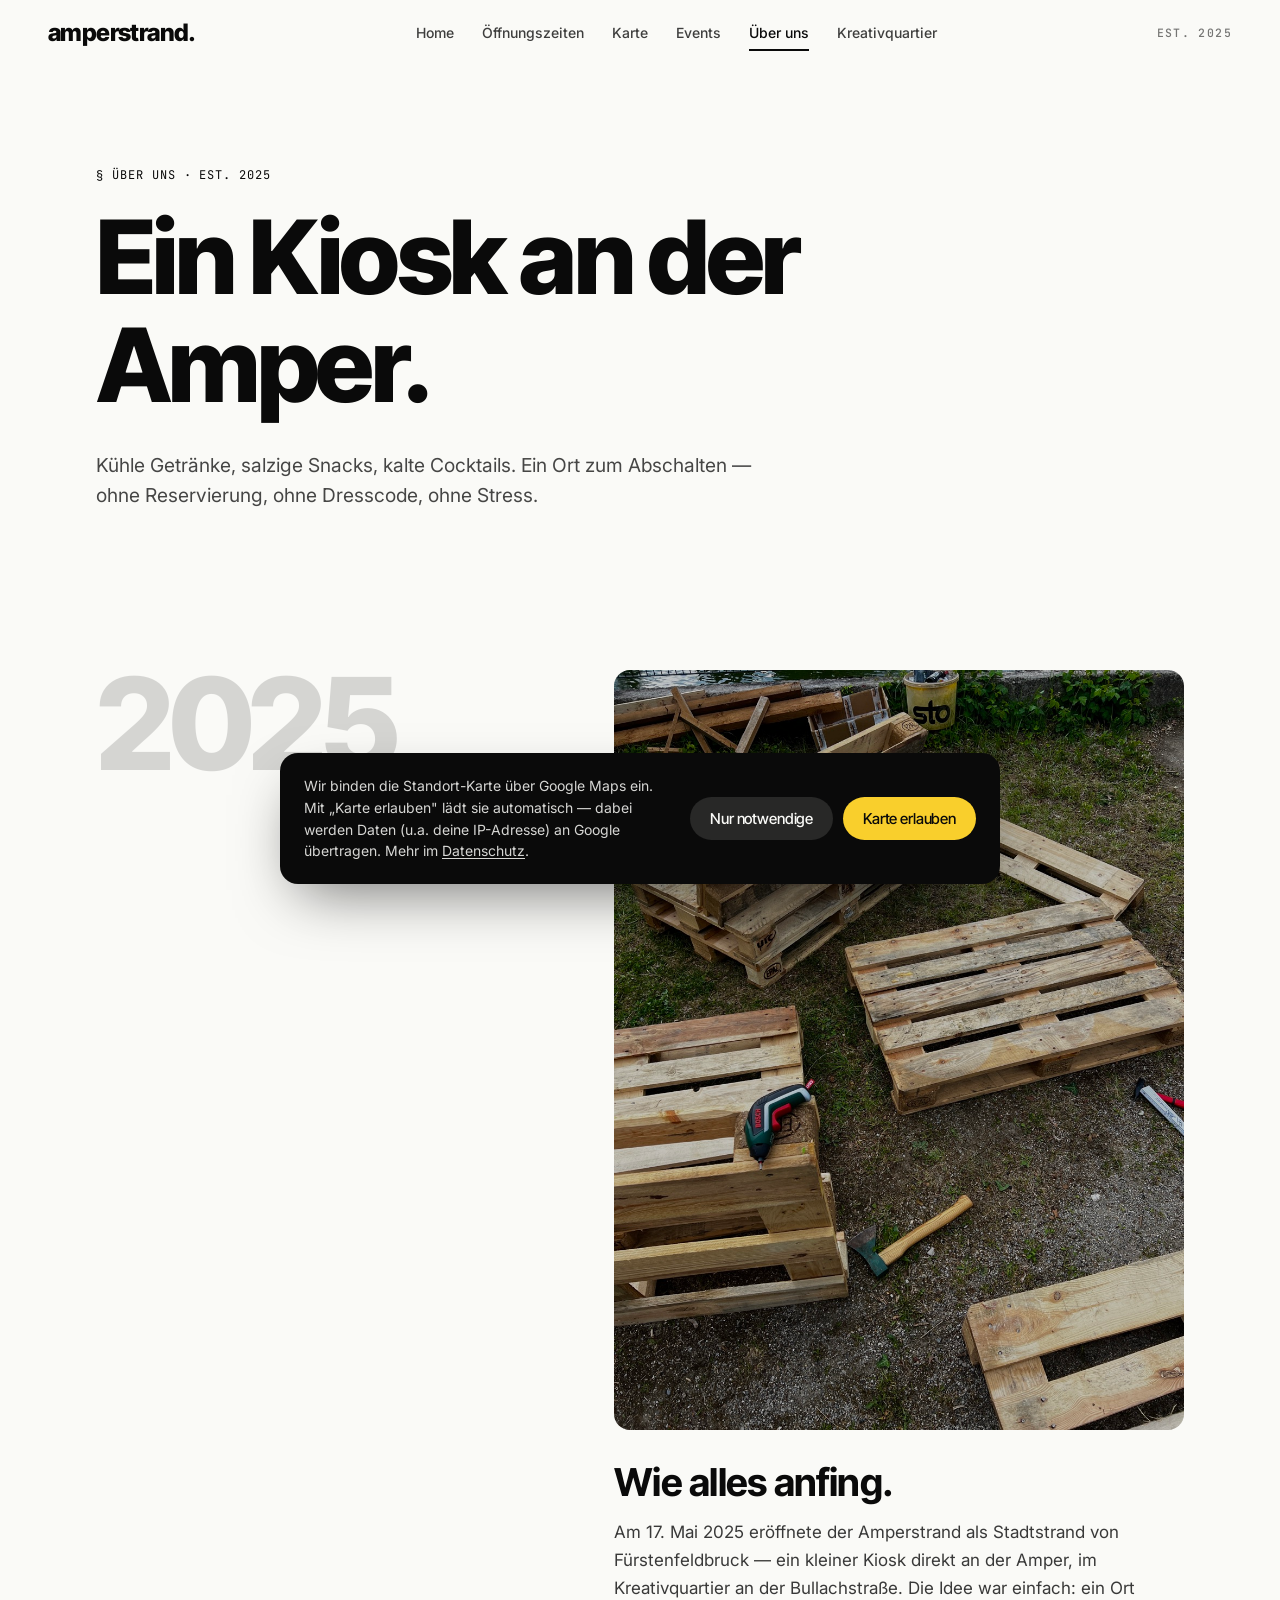
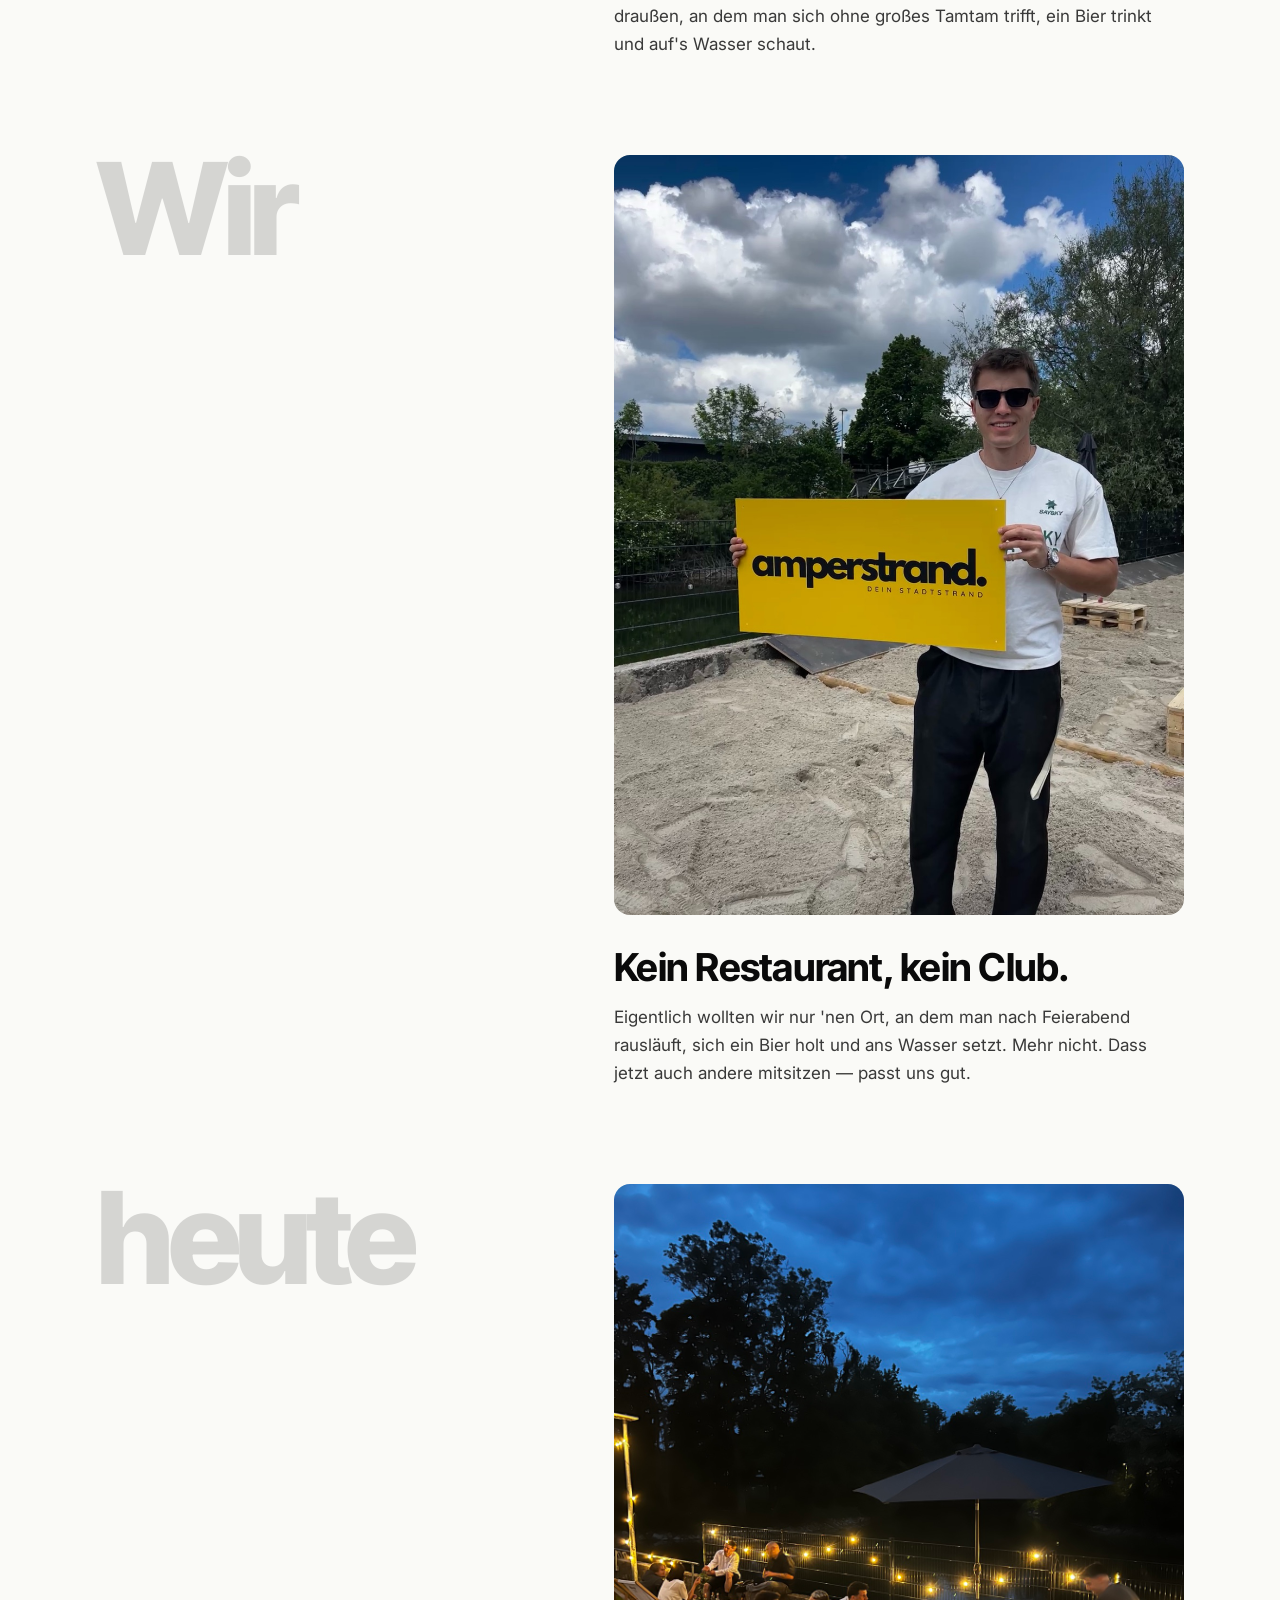
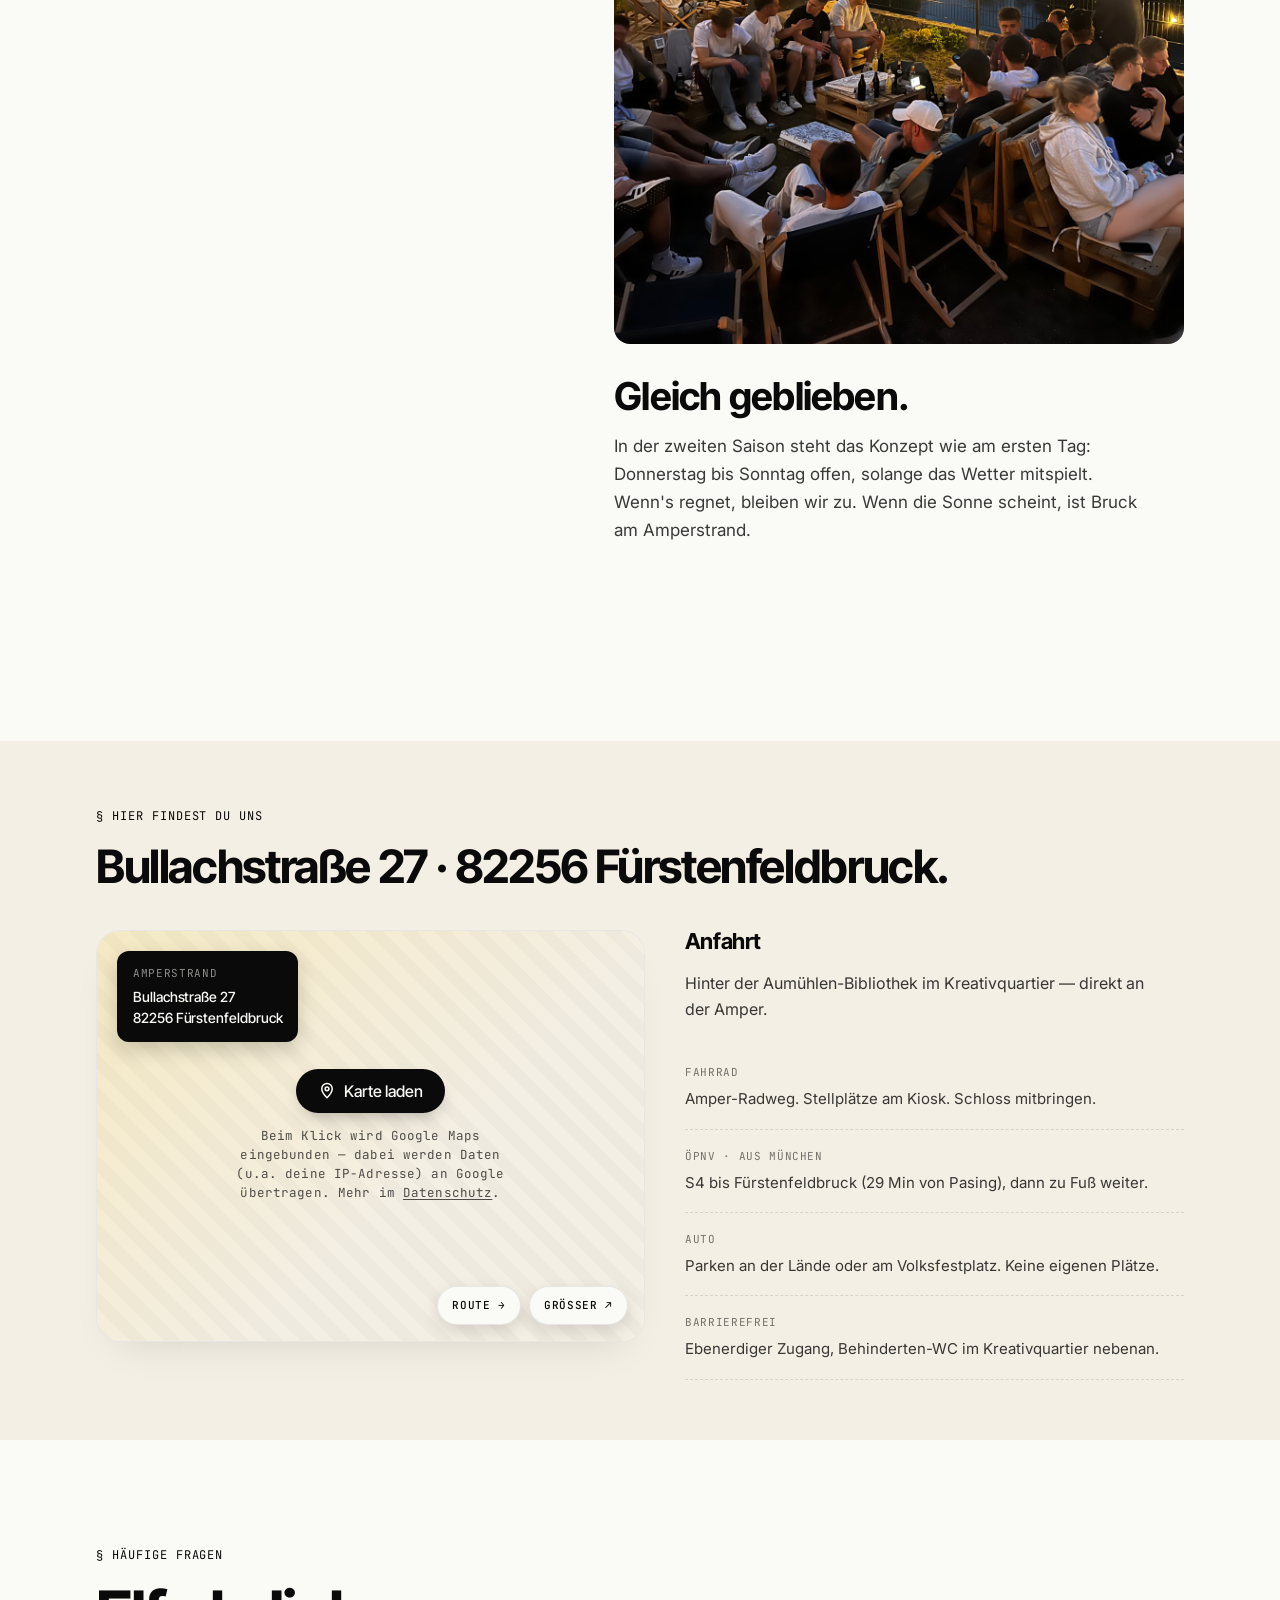
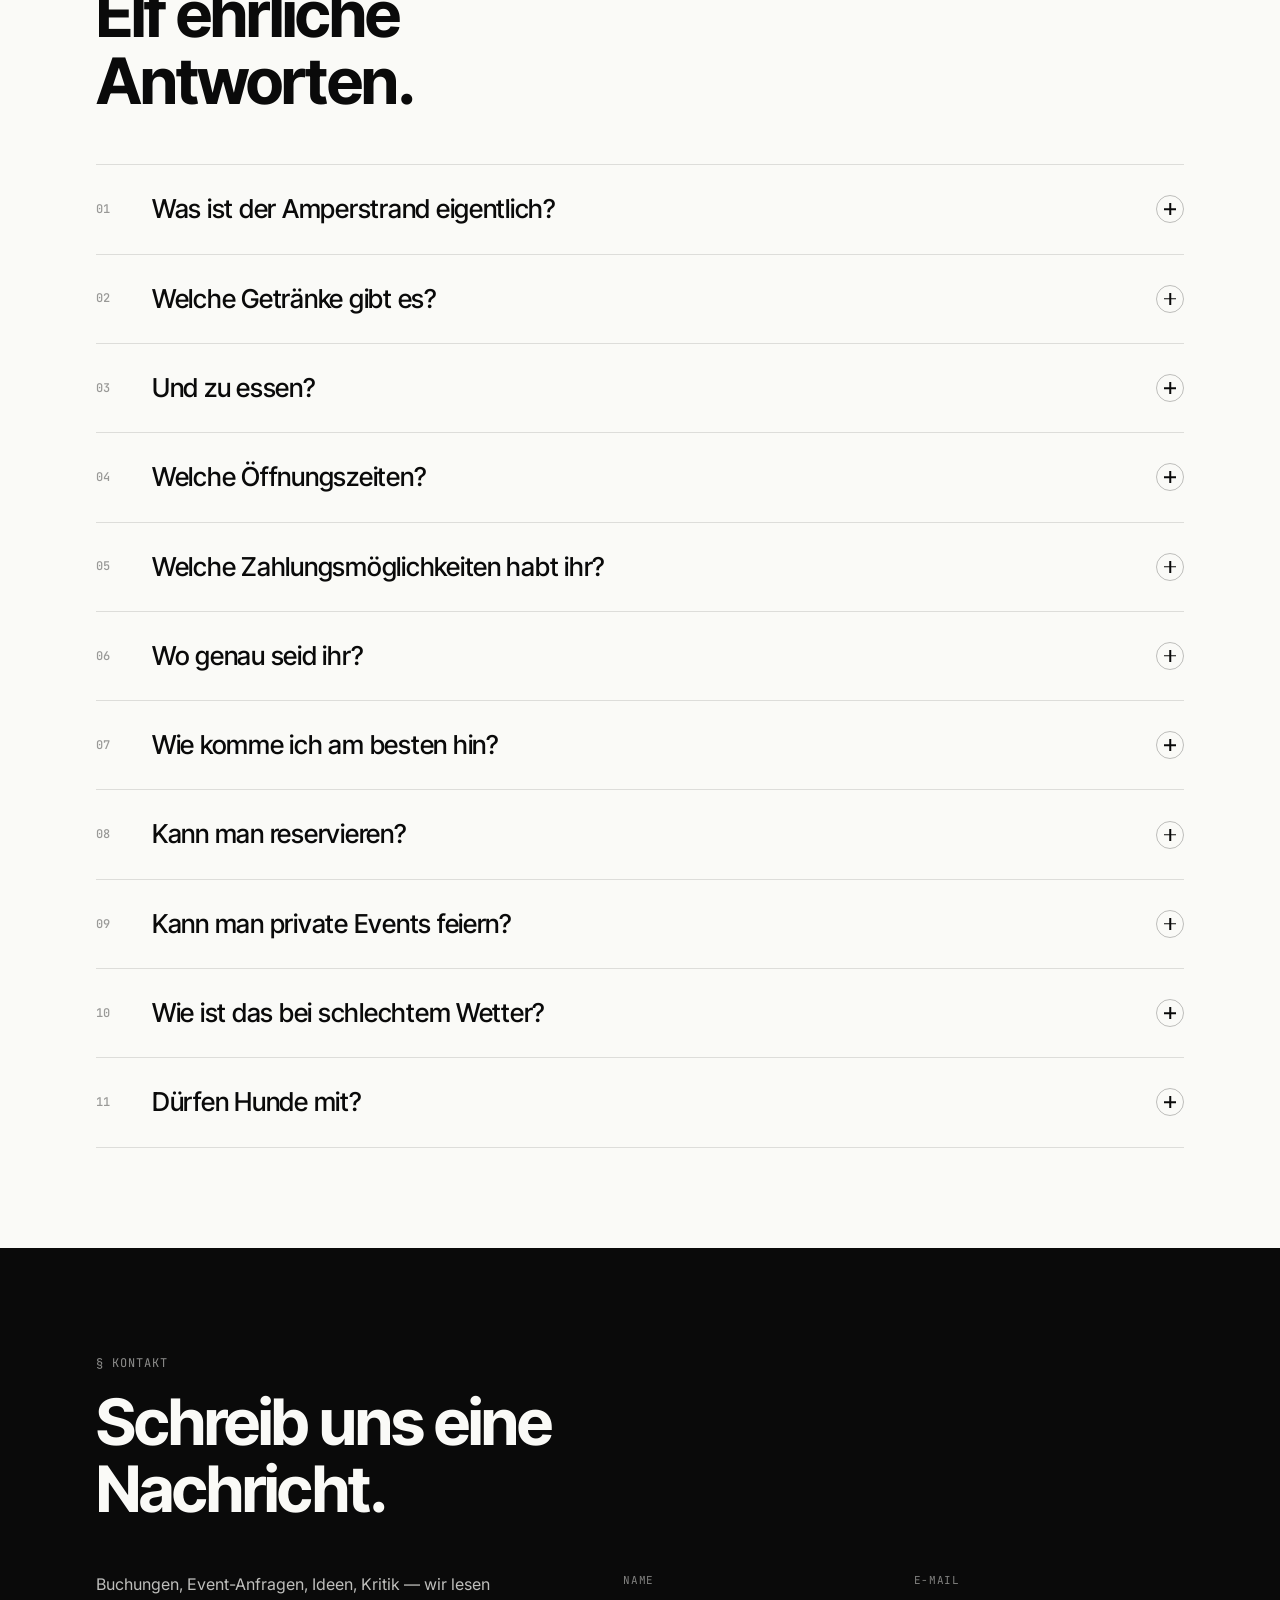
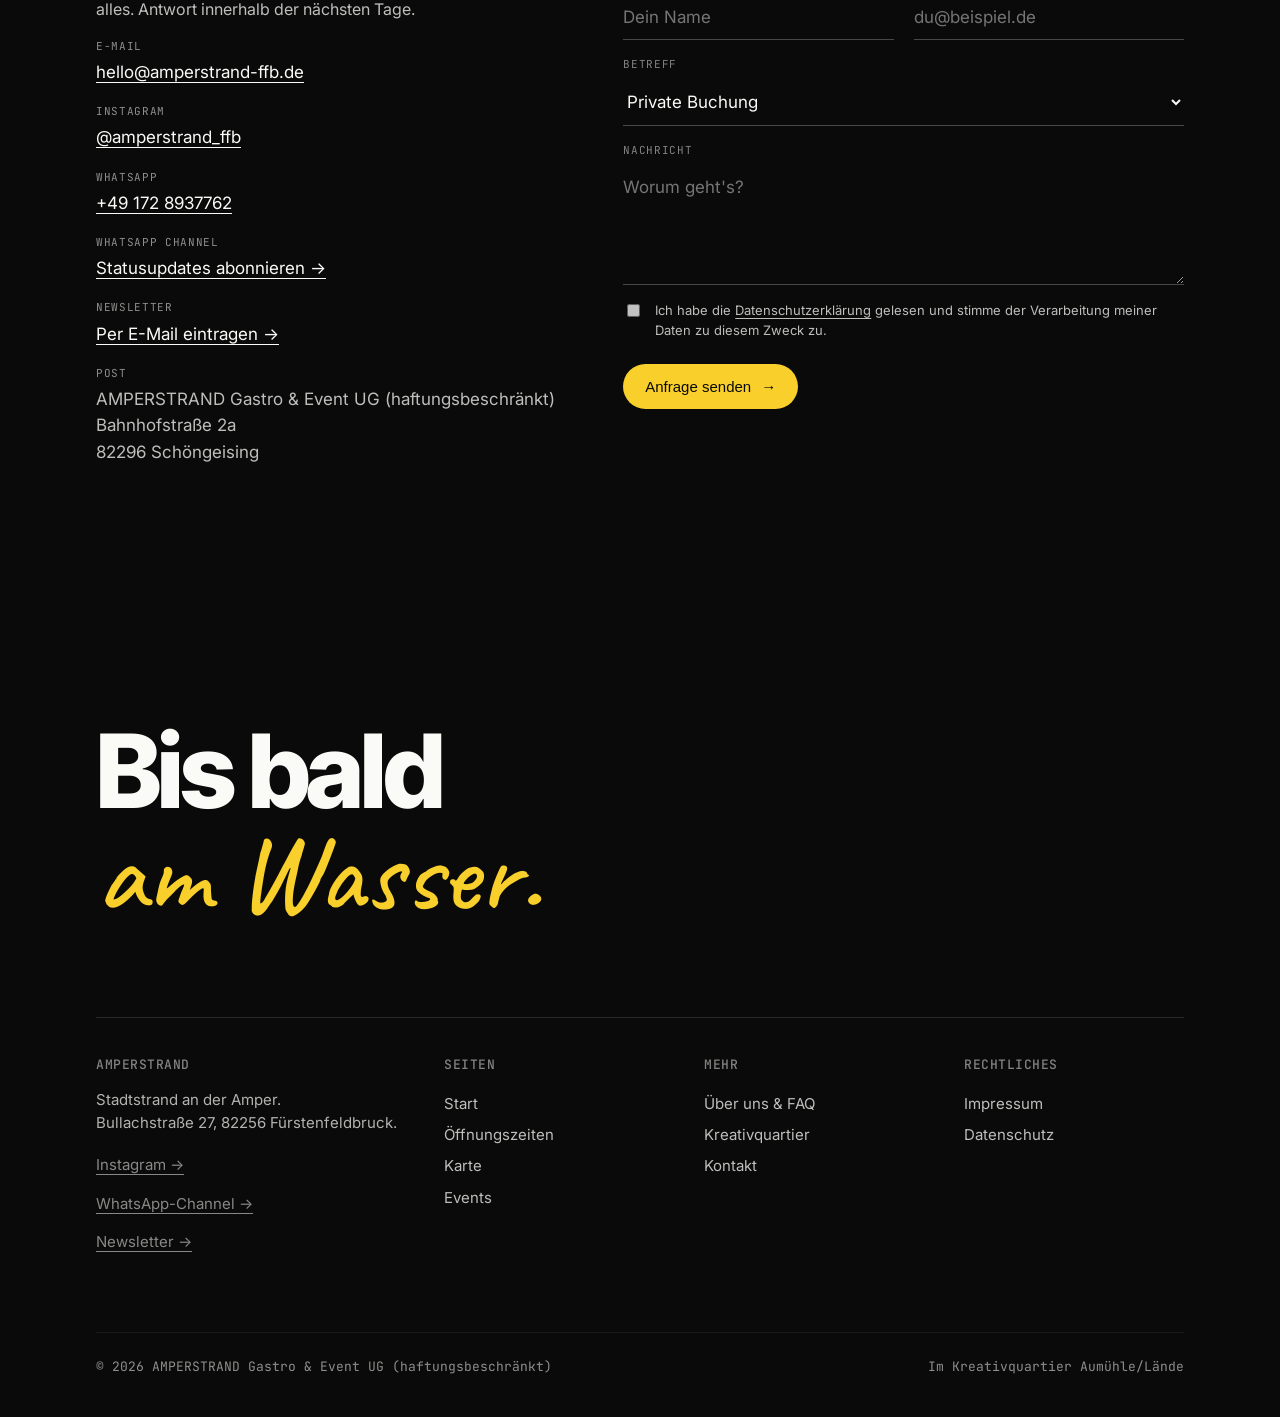
<file: geschichte.html>
<!doctype html>
<html lang="de">
<head>
<meta charset="utf-8">
<meta name="viewport" content="width=device-width,initial-scale=1">
<meta name="theme-color" content="#fafaf7">
<link rel="icon" href="/favicon.ico" sizes="48x48">
<link rel="icon" type="image/png" sizes="32x32" href="/assets/favicon/favicon-32x32.png">
<link rel="icon" type="image/png" sizes="16x16" href="/assets/favicon/favicon-16x16.png">
<link rel="apple-touch-icon" sizes="180x180" href="/assets/favicon/apple-touch-icon.png">
<link rel="manifest" href="/site.webmanifest">
<title>Über uns — Amperstrand</title>
<link rel="stylesheet" href="assets/shared.css?v=14">
<style>
  .head { padding: 160px var(--gutter) 80px; }
  .head h1 { max-width: 12ch; }
  .head .lead { margin-top: 32px; max-width: 56ch; font-size: clamp(17px, 1.5vw, 22px); opacity: .75; }
  @media (max-width: 820px) {
    .head { padding: 120px var(--gutter) 32px; }
    .head h1 { font-size: clamp(34px, 9vw, 52px); letter-spacing: -.03em; line-height: 1.02; max-width: 100%; margin-top: 22px; }
    .head .lead { margin-top: 20px; font-size: 15px; line-height: 1.45; }
  }

  .story { padding: 60px var(--gutter) 100px; }
  .story .block { display: grid; grid-template-columns: 1fr 1.3fr; gap: 80px; margin-bottom: 80px; align-items: start; }
  @media (max-width: 900px) { .story { padding: 20px var(--gutter) 56px; } .story .block { grid-template-columns: 1fr; gap: 16px; margin-bottom: 44px; } .story .year { font-size: clamp(52px, 15vw, 88px); } }
  .story .year { font-family: var(--font-display); font-weight: 800; font-size: clamp(64px, 10vw, 140px); letter-spacing: -.05em; line-height: .85; opacity: .15; }
  .story h3 { font-size: clamp(28px, 3vw, 40px); letter-spacing: -.02em; margin-bottom: 16px; }
  .story p { font-size: 17px; line-height: 1.65; opacity: .8; max-width: 60ch; }

  .story-img { width: 100%; aspect-ratio: 16/9; border-radius: 16px; margin-bottom: 32px; }
  /* Echte Foto-Variante: 3:4 Hochformat (matcht iPhone-Originale 3024×4032) */
  .story-photo { width: 100%; aspect-ratio: 3/4; border-radius: 16px; margin-bottom: 32px; object-fit: cover; object-position: center; display: block; background: var(--paper-2); }
  /* Querformat-Variante (4:3) für Landscape-Aufnahmen */
  .story-photo-wide { width: 100%; aspect-ratio: 4/3; border-radius: 16px; margin-bottom: 32px; object-fit: cover; object-position: center; display: block; background: var(--paper-2); }

  .map-sec { padding: 60px var(--gutter); background: var(--paper-2); }
  .map-sec h2 { font-size: clamp(28px, 4vw, 46px); }
  @media (min-width: 900px) { .map-sec h2 { white-space: nowrap; } }
  .map-grid { display: grid; grid-template-columns: 1.1fr 1fr; gap: 40px; }
  @media (max-width: 900px) { .map-grid { grid-template-columns: 1fr; } }
  .map-box {
    aspect-ratio: 4/3; border-radius: 24px; overflow: hidden; position: relative;
    background: var(--paper); border: 1px solid rgba(10,10,10,.08);
    box-shadow: 0 20px 40px -24px rgba(10,10,10,.15);
  }
  .map-frame { position: absolute; inset: 0; z-index: 1; border: 0; width: 100%; height: 100%; }
  /* Auf Touch-Geraeten schluckt der Maps-iframe sonst die Wischgeste: man scrollt mit
     dem Finger ueber die Karte und die Seite bleibt haengen. Dort ist die Karte daher
     ein reines Standbild; zum Navigieren fuehrt der "Groesser"-Button zu Google Maps. */
  @media (hover: none) and (pointer: coarse) {
    .map-frame { pointer-events: none; }
    .map-actions a { padding: 12px 18px; font-size: 12px; }
  }
  .map-overlay {
    position: absolute; left: 20px; top: 20px; z-index: 400;
    background: var(--ink); color: var(--paper);
    padding: 14px 16px; border-radius: 12px;
    font-family: var(--font-mono); font-size: 11px;
    text-transform: uppercase; letter-spacing: .06em;
    box-shadow: 0 8px 20px rgba(0,0,0,.18);
    pointer-events: none;
    max-width: 220px; line-height: 1.5;
  }
  .map-overlay .t { opacity: .55; margin-bottom: 4px; }
  .map-overlay .a { color: var(--paper); font-family: var(--font-display); font-size: 14px; font-weight: 500; letter-spacing: -.005em; text-transform: none; }
  /* Sobald die Karte geladen ist, übernimmt Googles Marker die Adress-Anzeige —
     unser eigenes Overlay raus, sonst überlagert sich's mit Googles UI-Buttons. */
  .map-box.map-loaded .map-overlay { display: none; }
  /* Mobile: Karte ist klein, Overlay würde den "Karte laden"-Button verdecken — raus. */
  @media (max-width: 720px) {
    .map-box .map-overlay { display: none; }
  }
  .map-actions {
    position: absolute; right: 16px; bottom: 16px; z-index: 400;
    display: flex; gap: 8px; flex-wrap: wrap; justify-content: flex-end;
  }
  .map-actions a {
    background: var(--paper); color: var(--ink);
    padding: 10px 14px; border-radius: 999px;
    font-family: var(--font-mono); font-size: 11px;
    text-transform: uppercase; letter-spacing: .06em;
    text-decoration: none; font-weight: 500;
    box-shadow: 0 6px 16px rgba(0,0,0,.12);
    transition: transform .2s, background .2s;
    border: 1px solid rgba(10,10,10,.08);
  }
  .map-actions a:hover { transform: translateY(-1px); background: var(--yellow); }

  /* 2-Klick-Lösung: Platzhalter mit Consent-CTA. Erst beim Klick wird das
     Google-Maps-iframe geladen und damit Daten an Google übertragen. */
  .map-consent {
    position: absolute; inset: 0; z-index: 200;
    display: flex; flex-direction: column; align-items: center; justify-content: center;
    gap: 14px; padding: 24px;
    background:
      linear-gradient(135deg, rgba(249,207,44,.18) 0%, transparent 60%),
      repeating-linear-gradient(45deg, rgba(10,10,10,.025) 0 12px, transparent 12px 24px),
      var(--paper-2);
    color: var(--ink); text-align: center; cursor: pointer;
    border: 0; font-family: var(--font-body);
    transition: background .2s;
  }
  .map-consent:hover { background:
    linear-gradient(135deg, rgba(249,207,44,.28) 0%, transparent 60%),
    repeating-linear-gradient(45deg, rgba(10,10,10,.03) 0 12px, transparent 12px 24px),
    var(--paper-2);
  }
  .map-consent .cta {
    display: inline-flex; align-items: center; gap: 8px;
    padding: 12px 22px; border-radius: 999px;
    background: var(--ink); color: var(--paper);
    font-family: var(--font-display); font-weight: 500; font-size: 16px; letter-spacing: -.01em;
    box-shadow: 0 8px 20px -8px rgba(0,0,0,.35);
  }
  .map-consent .info {
    max-width: 36ch; font-size: 12.5px; line-height: 1.5; opacity: .7;
    font-family: var(--font-mono); letter-spacing: .01em;
  }
  .map-consent .info a { text-decoration: underline; text-underline-offset: 2px; color: inherit; }
  .travel h3 { margin-bottom: 18px; font-size: 22px; }
  .travel-item { padding: 18px 0; border-bottom: 1px dashed rgba(10,10,10,.12); }
  .travel-item .mode { font-family: var(--font-mono); font-size: 11px; text-transform: uppercase; letter-spacing:.06em; opacity:.55; margin-bottom: 6px; }
  .travel-item p { margin: 0; font-size: 15px; opacity: .8; }

  .faq { padding: 100px var(--gutter); }
  .faq h2 { max-width: 14ch; }
  .faq-list { margin-top: 50px; border-top: 1px solid rgba(10,10,10,.12); }
  .faq-item { border-bottom: 1px solid rgba(10,10,10,.12); }
  .faq-item summary { padding: 24px 0; display: flex; justify-content: space-between; align-items: center; gap: 20px; cursor: pointer; list-style: none; font-family: var(--font-display); font-size: clamp(20px, 2.2vw, 26px); font-weight: 500; letter-spacing: -.01em; }
  .faq-item summary::-webkit-details-marker { display: none; }
  .faq-item summary .num { font-family: var(--font-mono); font-size: 12px; opacity: .4; width: 36px; flex-shrink: 0; }
  .faq-item summary .q { flex: 1; }
  .faq-item summary .plus { width: 28px; height: 28px; border: 1px solid rgba(10,10,10,.25); border-radius: 50%; position: relative; transition: transform .3s var(--ease), background .2s; flex-shrink: 0; }
  .faq-item summary .plus::before, .faq-item summary .plus::after { content:''; position: absolute; background: var(--ink); }
  .faq-item summary .plus::before { left: 7px; right: 7px; top: 50%; height: 1.5px; transform: translateY(-50%); }
  .faq-item summary .plus::after { top: 7px; bottom: 7px; left: 50%; width: 1.5px; transform: translateX(-50%); transition: transform .3s var(--ease); }
  .faq-item[open] summary .plus::after { transform: translateX(-50%) scaleY(0); }
  .faq-item[open] summary .plus { background: var(--yellow); border-color: var(--yellow); }
  .faq-answer { padding: 4px 0 32px 52px; font-size: 16.5px; line-height: 1.65; opacity: .82; max-width: 68ch; }
  @media (max-width: 720px) { .faq-answer { padding-left: 0; } .faq-item summary .num { display: none; } }

  .contact { padding: 100px var(--gutter) 140px; background: var(--ink); color: var(--paper); position: relative; overflow: hidden; }
  .contact .eyebrow { color: var(--paper); opacity: .55; }
  .contact h2 { color: var(--paper); max-width: 14ch; }
  .contact .grid { display: grid; grid-template-columns: 1fr 1.2fr; gap: 60px; margin-top: 50px; align-items: start; }
  @media (max-width: 900px) { .contact .grid { grid-template-columns: 1fr; } }
  .contact-info p { opacity: .75; font-size: 16px; max-width: 40ch; }
  .contact-info .row { margin-bottom: 18px; }
  .contact-info .label { font-family: var(--font-mono); font-size: 11px; opacity: .55; text-transform: uppercase; letter-spacing: .06em; margin-bottom: 4px; }
  .contact-info a { text-decoration: underline; text-underline-offset: 4px; }
  .form { display: grid; gap: 16px; }
  .field { display: grid; gap: 6px; }
  .field label { font-family: var(--font-mono); font-size: 11px; text-transform: uppercase; letter-spacing: .06em; opacity: .5; }
  .field input, .field textarea, .field select {
    background: transparent; border: 0; border-bottom: 1px solid rgba(250,250,247,.25);
    padding: 12px 0; font-family: var(--font-body); font-size: 17px; color: var(--paper);
    outline: none; transition: border-color .2s;
  }
  .field input:focus, .field textarea:focus, .field select:focus { border-color: var(--yellow); }
  .field textarea { min-height: 120px; resize: vertical; }
  .field-2 { display: grid; grid-template-columns: 1fr 1fr; gap: 20px; }
  @media (max-width:620px){ .field-2 { grid-template-columns: 1fr; } }
  .check { display: flex; gap: 12px; font-size: 13px; opacity: .75; align-items: flex-start; line-height: 1.5; }
  .check input { margin-top: 3px; }
  .submit { margin-top: 8px; justify-self: start; }
</style>
</head>
<body data-page="geschichte" data-tone="paper">
<div data-mount-nav></div>

<section class="head">
  <div class="wrap">
    <span class="eyebrow reveal">§ Über uns · EST. 2025</span>
    <h1 class="reveal" style="margin-top: 18px;">Ein Kiosk an der Amper.</h1>
    <p class="lead reveal">Kühle Getränke, salzige Snacks, kalte Cocktails. Ein Ort zum Abschalten — ohne Reservierung, ohne Dresscode, ohne Stress.</p>
  </div>
</section>

<section class="story">
  <div class="wrap">
    <div class="block reveal">
      <div class="year">2025</div>
      <div>
        <img class="story-photo" src="assets/img/eroeffnung-2025.jpeg" alt="Aufbau des Amperstrand · Frühjahr 2025" loading="lazy">
        <h3>Wie alles anfing.</h3>
        <p>Am 17. Mai 2025 eröffnete der Amperstrand als Stadtstrand von Fürstenfeldbruck — ein kleiner Kiosk direkt an der Amper, im Kreativquartier an der Bullachstraße. Die Idee war einfach: ein Ort draußen, an dem man sich ohne großes Tamtam trifft, ein Bier trinkt und auf's Wasser schaut.</p>
      </div>
    </div>
    <div class="block reveal">
      <div class="year">Wir</div>
      <div>
        <img class="story-photo" src="assets/img/IMG_6926.jpeg" alt="Finn-Bjarne mit Amperstrand-Schild" loading="lazy">
        <h3>Kein Restaurant, kein Club.</h3>
        <p>Eigentlich wollten wir nur 'nen Ort, an dem man nach Feierabend rausläuft, sich ein Bier holt und ans Wasser setzt. Mehr nicht. Dass jetzt auch andere mitsitzen — passt uns gut.</p>
      </div>
    </div>
    <div class="block reveal">
      <div class="year">heute</div>
      <div>
        <img class="story-photo" src="assets/img/IMG_7850.jpeg" alt="Abend am Amperstrand mit Lichterketten" loading="lazy">
        <h3>Gleich geblieben.</h3>
        <p>In der zweiten Saison steht das Konzept wie am ersten Tag: Donnerstag bis Sonntag offen, solange das Wetter mitspielt. Wenn's regnet, bleiben wir zu. Wenn die Sonne scheint, ist Bruck am Amperstrand.</p>
      </div>
    </div>
  </div>
</section>

<section class="map-sec">
  <div class="wrap">
    <span class="eyebrow reveal">§ Hier findest du uns</span>
    <h2 class="reveal" style="margin: 14px 0 40px;">Bullachstraße 27 · 82256 Fürstenfeldbruck.</h2>
    <div class="map-grid">
      <div class="map-box reveal" id="mapBox">
        <button class="map-consent" type="button" id="mapConsent" aria-label="Google Maps laden">
          <span class="cta">
            <svg viewBox="0 0 24 24" width="18" height="18" fill="none" stroke="currentColor" stroke-width="2" stroke-linecap="round" stroke-linejoin="round" aria-hidden="true"><path d="M12 21s-7-7-7-12a7 7 0 0 1 14 0c0 5-7 12-7 12z"/><circle cx="12" cy="9" r="2.5"/></svg>
            Karte laden
          </span>
          <span class="info">Beim Klick wird Google Maps eingebunden — dabei werden Daten (u.a. deine IP-Adresse) an Google übertragen. Mehr im <a href="datenschutz.html#extern">Datenschutz</a>.</span>
        </button>
        <div class="map-overlay">
          <div class="t">Amperstrand</div>
          <div class="a">Bullachstraße 27<br>82256 Fürstenfeldbruck</div>
        </div>
        <div class="map-actions">
          <a href="https://www.google.com/maps/dir/?api=1&destination=Amperstrand+F%C3%BCrstenfeldbruck" target="_blank" rel="noopener">Route →</a>
          <a href="https://www.google.com/maps/search/?api=1&query=Amperstrand+F%C3%BCrstenfeldbruck" target="_blank" rel="noopener">Größer ↗</a>
        </div>
      </div>
      <div class="travel">
        <div class="reveal">
          <h3>Anfahrt</h3>
          <p style="margin: 0 0 24px; font-size: 16px; line-height: 1.6; opacity: .8;">
            Hinter der Aumühlen-Bibliothek im Kreativquartier — direkt an der Amper.
          </p>
          <div class="travel-item">
            <div class="mode">Fahrrad</div>
            <p>Amper-Radweg. Stellplätze am Kiosk. Schloss mitbringen.</p>
          </div>
          <div class="travel-item">
            <div class="mode">ÖPNV · aus München</div>
            <p>S4 bis Fürstenfeldbruck (29 Min von Pasing), dann zu Fuß weiter.</p>
          </div>
          <div class="travel-item">
            <div class="mode">Auto</div>
            <p>Parken an der Lände oder am Volksfestplatz. Keine eigenen Plätze.</p>
          </div>
          <div class="travel-item">
            <div class="mode">Barrierefrei</div>
            <p>Ebenerdiger Zugang, Behinderten-WC im Kreativquartier nebenan.</p>
          </div>
        </div>
      </div>
    </div>
  </div>
</section>

<section class="faq">
  <div class="wrap">
    <span class="eyebrow reveal">§ Häufige Fragen</span>
    <h2 class="reveal" style="margin: 14px 0 0;">Elf ehrliche Antworten.</h2>
    <div class="faq-list" id="faqList"></div>
  </div>
</section>

<section class="contact" id="kontakt">
  <div class="wrap">
    <span class="eyebrow">§ Kontakt</span>
    <h2 style="margin: 14px 0 0;">Schreib uns eine Nachricht.</h2>
    <div class="grid">
      <div class="contact-info">
        <p>Buchungen, Event-Anfragen, Ideen, Kritik — wir lesen alles. Antwort innerhalb der nächsten Tage.</p>
        <div class="row">
          <div class="label">E-Mail</div>
          <a href="mailto:hello@amperstrand-ffb.de">hello@amperstrand-ffb.de</a>
        </div>
        <div class="row">
          <div class="label">Instagram</div>
          <a href="https://www.instagram.com/amperstrand_ffb/" target="_blank" rel="noopener">@amperstrand_ffb</a>
        </div>
        <div class="row">
          <div class="label">WhatsApp</div>
          <a href="https://wa.me/491728937762" target="_blank" rel="noopener">+49 172 8937762</a>
        </div>
        <div class="row">
          <div class="label">WhatsApp Channel</div>
          <a href="https://whatsapp.com/channel/0029VbCyio0F1YlMoRsNtL2F" target="_blank" rel="noopener">Statusupdates abonnieren →</a>
        </div>
        <div class="row">
          <div class="label">Newsletter</div>
          <a href="https://ed45c9e2.sibforms.com/serve/[base64]" target="_blank" rel="noopener">Per E-Mail eintragen →</a>
        </div>
        <div class="row">
          <div class="label">Post</div>
          <div style="opacity:.75;">AMPERSTRAND Gastro & Event UG (haftungsbeschränkt)<br>Bahnhofstraße 2a<br>82296 Schöngeising</div>
        </div>
      </div>
      <form class="form" id="contactForm">
        <!-- Web3Forms-Schlüssel: hier den Access-Key von web3forms.com einsetzen -->
        <input type="hidden" name="access_key" value="387e7db8-6494-4382-833a-dbbdcc60bc62">
        <input type="hidden" name="from_name" value="Amperstrand Website">
        <input type="hidden" name="redirect" value="false">
        <!-- Honeypot gegen Bots — Feld bleibt unsichtbar leer -->
        <input type="checkbox" name="botcheck" style="display:none" tabindex="-1" autocomplete="off">
        <div class="field-2">
          <div class="field"><label>Name</label><input type="text" name="name" required placeholder="Dein Name"></div>
          <div class="field"><label>E-Mail</label><input type="email" name="email" required placeholder="du@beispiel.de"></div>
        </div>
        <div class="field">
          <label>Betreff</label>
          <select name="topic">
            <option>Private Buchung</option>
            <option>Event-Kooperation</option>
            <option>Feedback</option>
            <option>Presse</option>
            <option>Etwas anderes</option>
          </select>
        </div>
        <div class="field"><label>Nachricht</label><textarea name="message" placeholder="Worum geht's?"></textarea></div>
        <label class="check"><input type="checkbox" required> <span>Ich habe die <a href="datenschutz.html" style="text-decoration:underline;text-underline-offset:3px;">Datenschutzerklärung</a> gelesen und stimme der Verarbeitung meiner Daten zu diesem Zweck zu.</span></label>
        <div class="form-status" id="formStatus" aria-live="polite" style="display:none;"></div>
        <button type="submit" class="btn alt submit" id="formSubmit">Anfrage senden <span class="arrow">→</span></button>
      </form>
      <script>
      (function(){
        const f = document.getElementById('contactForm');
        const btn = document.getElementById('formSubmit');
        const status = document.getElementById('formStatus');
        if (!f) return;
        f.addEventListener('submit', async (e) => {
          e.preventDefault();
          const fd = new FormData(f);
          // Subject baut sich aus Betreff + Name
          const topic = (fd.get('topic') || 'Anfrage').trim();
          const name = (fd.get('name') || '').trim();
          fd.set('subject', `[${topic}] – ${name || 'Anfrage'}`);
          // Fallback: wenn der Access-Key noch Platzhalter ist → mailto
          if ((fd.get('access_key') || '').startsWith('REPLACE_')) {
            const email = (fd.get('email') || '').trim();
            const msg = (fd.get('message') || '').trim();
            const body = `Hallo Amperstrand-Team,\n\n${msg}\n\n— ${name}\n${email}`;
            window.location.href = `mailto:hello@amperstrand-ffb.de?subject=${encodeURIComponent(fd.get('subject'))}&body=${encodeURIComponent(body)}`;
            return;
          }
          btn.disabled = true; btn.style.opacity = '.6';
          status.style.display = 'block';
          status.style.color = 'var(--paper)';
          status.textContent = 'Wird gesendet …';
          try {
            const res = await fetch('https://api.web3forms.com/submit', {
              method: 'POST',
              headers: { 'Accept': 'application/json' },
              body: fd
            });
            const data = await res.json();
            if (res.ok && data.success) {
              status.textContent = '✓ Danke! Wir melden uns innerhalb der nächsten Tage.';
              f.reset();
            } else {
              throw new Error(data.message || 'Senden fehlgeschlagen');
            }
          } catch (err) {
            console.warn('[Form] Fehler:', err);
            status.textContent = '✗ Senden hat nicht geklappt. Bitte schreib uns direkt an hello@amperstrand-ffb.de';
            status.style.color = '#ffb4b4';
          } finally {
            btn.disabled = false; btn.style.opacity = '1';
          }
        });
      })();
      </script>
    </div>
  </div>
</section>

<div data-mount-footer></div>
<script src="assets/shared.js?v=24"></script>
<script>
const FAQ = [
  { q:'Was ist der Amperstrand eigentlich?', a:'Ein Kiosk mit Sitzgelegenheiten an der Amper, mitten in Fürstenfeldbruck. Wir schenken Getränke aus und verkaufen kleine Snacks. Kein Restaurant, kein Club — eher ein entspannter Treffpunkt unter freiem Himmel.'},
  { q:'Welche Getränke gibt es?', a:'Softdrinks (Adelholzener still & sprudel, fritz-kola, fritz-limo, fritz-spritz Apfelschorle, Paulaner Spezi), Bier (Augustiner Hell, Augustiner Hell Alkoholfrei, Gösser Radler, Salitos Tequila), Weinschorle weiß und rosé, Aperol Spritz, Wildberry Lillet, einen Ingwershot sowie kukki-Cocktails. Alles auf der Seite Karte.'},
  { q:'Und zu essen?', a:'Seit dieser Saison steht für dich der Foodtruck „Dschungelhunger" dauerhaft bereit. Snacks für zwischendurch haben wir: Kesselnüsse, Erdnüsse und Chips.'},
  { q:'Welche Öffnungszeiten?', a:'Donnerstag und Freitag 17–22 Uhr, Samstag und Sonntag 15–22 Uhr. Montag, Dienstag, Mittwoch: Ruhetag. Bei schlechtem Wetter kann spontan zu sein — schau auf die Ampel oder Instagram.'},
  { q:'Welche Zahlungsmöglichkeiten habt ihr?', a:'Bar und Karte. Barzahlung wird bevorzugt.'},
  { q:'Wo genau seid ihr?', a:'Bullachstraße 27, 82256 Fürstenfeldbruck — direkt an der Amper, im Kreativquartier. Siehe Anfahrt oben.'},
  { q:'Wie komme ich am besten hin?', a:'Zu Fuß oder mit dem Rad entlang der Amper — der schönste Weg. Mit der S4 ab München bis Fürstenfeldbruck, dann zu Fuß weiter. Mit dem Auto am Volksfestplatz parken, eigene Plätze haben wir nicht.'},
  { q:'Kann man reservieren?', a:'Nein. „Erste:r kommt, erste:r sitzt." Bei gutem Wetter ist abends was los — komm einfach etwas früher.'},
  { q:'Kann man private Events feiern?', a:'Ja, immer gerne! Auch an Ruhetagen (Mo–Mi) lässt sich was machen. Geburtstag, kleiner Firmenausflug, Sommerfest — schreib uns übers Formular.'},
  { q:'Wie ist das bei schlechtem Wetter?', a:'Wir sind draußen, ohne Dach. Bei Regen oder Sturm bleiben wir geschlossen, auch kurzfristig. Die aktuelle Wetter-Ampel findest du auf der Startseite.'},
  { q:'Dürfen Hunde mit?', a:'Ja, an der Leine, gerne. Wasser stellen wir hin.'},
];
document.getElementById('faqList').innerHTML = FAQ.map((f, i) => `
  <details class="faq-item reveal">
    <summary>
      <span class="num">${String(i+1).padStart(2,'0')}</span>
      <span class="q">${f.q}</span>
      <span class="plus"></span>
    </summary>
    <div class="faq-answer">${f.a}</div>
  </details>
`).join('');

</script>
</body>
</html>
</file>
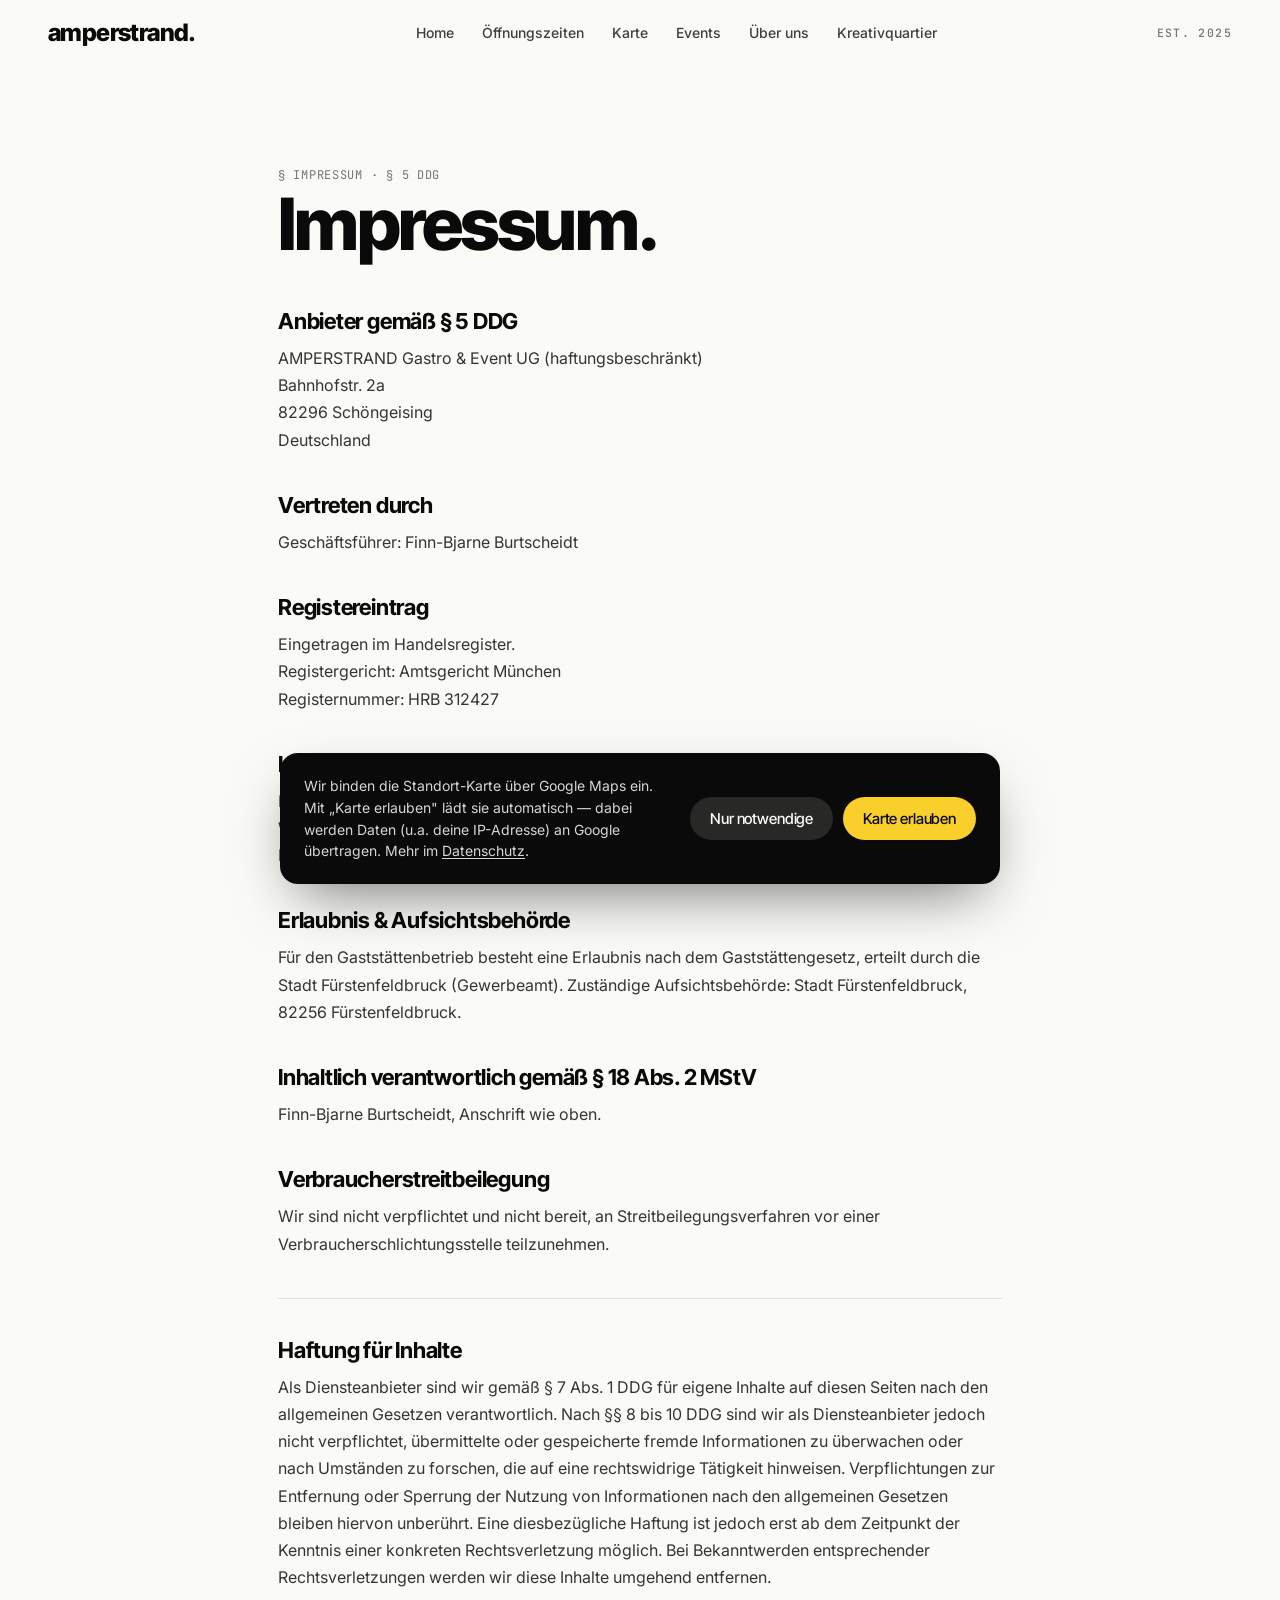
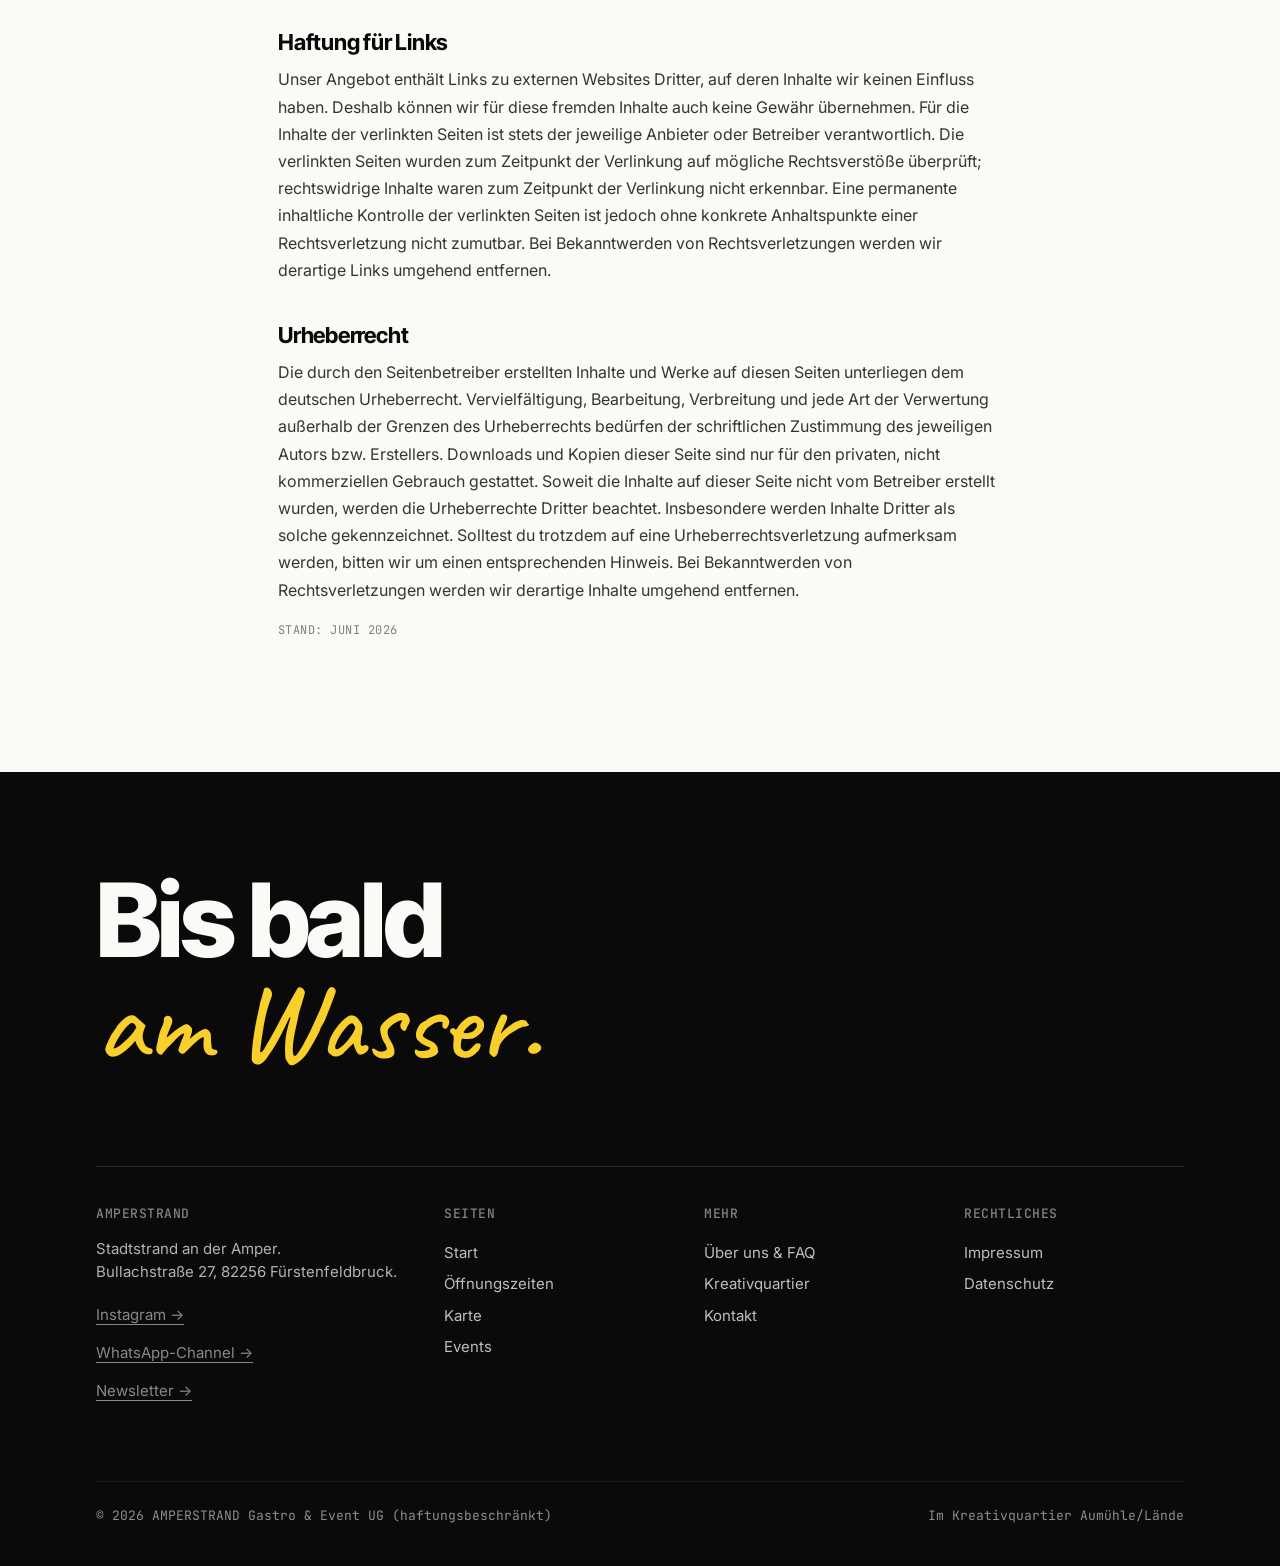
<file: impressum.html>
<!doctype html>
<html lang="de">
<head>
<meta charset="utf-8">
<meta name="viewport" content="width=device-width,initial-scale=1">
<meta name="theme-color" content="#fafaf7">
<link rel="icon" href="/favicon.ico" sizes="48x48">
<link rel="icon" type="image/png" sizes="32x32" href="/assets/favicon/favicon-32x32.png">
<link rel="icon" type="image/png" sizes="16x16" href="/assets/favicon/favicon-16x16.png">
<link rel="apple-touch-icon" sizes="180x180" href="/assets/favicon/apple-touch-icon.png">
<link rel="manifest" href="/site.webmanifest">
<title>Impressum — Amperstrand</title>
<link rel="stylesheet" href="assets/shared.css?v=14">
<style>
  .legal { padding: 160px var(--gutter) 120px; max-width: 820px; margin: 0 auto; }
  .legal h1 { font-size: clamp(40px, 6vw, 72px); margin-bottom: 48px; }
  @media (max-width: 820px) {
    .legal { padding: 120px var(--gutter) 80px; }
    .legal h1 { font-size: clamp(34px, 9vw, 52px); letter-spacing: -.03em; line-height: 1.02; margin-bottom: 32px; }
  }
  .legal h2 { font-size: 22px; margin: 40px 0 12px; letter-spacing: -.01em; }
  .legal p, .legal li { font-size: 16px; line-height: 1.7; opacity: .82; }
  .legal a { text-decoration: underline; text-underline-offset: 3px; }
  .legal .meta { font-family: var(--font-mono); font-size: 12px; letter-spacing: .06em; text-transform: uppercase; opacity: .55; margin-bottom: 24px; }
  .legal .divider { height: 1px; background: rgba(10,10,10,.1); margin: 40px 0; }
  .legal .stand { font-family: var(--font-mono); font-size: 12px; opacity: .5; letter-spacing: .04em; text-transform: uppercase; margin-top: 8px; }
</style>
</head>
<body data-page="" data-tone="paper">
<div data-mount-nav></div>
<section class="legal">
  <span class="eyebrow meta">§ Impressum · § 5 DDG</span>
  <h1>Impressum.</h1>

  <h2>Anbieter gemäß § 5 DDG</h2>
  <p>AMPERSTRAND Gastro &amp; Event UG (haftungsbeschränkt)<br>Bahnhofstr. 2a<br>82296 Schöngeising<br>Deutschland</p>

  <h2>Vertreten durch</h2>
  <p>Geschäftsführer: Finn-Bjarne Burtscheidt</p>

  <h2>Registereintrag</h2>
  <p>Eingetragen im Handelsregister.<br>Registergericht: Amtsgericht München<br>Registernummer: HRB 312427</p>

  <h2>Kontakt</h2>
  <p>
    E-Mail: <a href="mailto:hello@amperstrand-ffb.de">hello@amperstrand-ffb.de</a><br>
    WhatsApp: <a href="https://wa.me/491728937762" target="_blank" rel="noopener">+49 172 8937762</a><br>
    Instagram: <a href="https://www.instagram.com/amperstrand_ffb/" target="_blank" rel="noopener">@amperstrand_ffb</a>
  </p>

  <h2>Erlaubnis &amp; Aufsichtsbehörde</h2>
  <p>Für den Gaststättenbetrieb besteht eine Erlaubnis nach dem Gaststättengesetz, erteilt durch die Stadt Fürstenfeldbruck (Gewerbeamt). Zuständige Aufsichtsbehörde: Stadt Fürstenfeldbruck, 82256 Fürstenfeldbruck.</p>

  <h2>Inhaltlich verantwortlich gemäß § 18 Abs. 2 MStV</h2>
  <p>Finn-Bjarne Burtscheidt, Anschrift wie oben.</p>

  <h2>Verbraucherstreitbeilegung</h2>
  <p>Wir sind nicht verpflichtet und nicht bereit, an Streitbeilegungsverfahren vor einer Verbraucherschlichtungsstelle teilzunehmen.</p>

  <div class="divider"></div>

  <h2>Haftung für Inhalte</h2>
  <p>Als Diensteanbieter sind wir gemäß § 7 Abs. 1 DDG für eigene Inhalte auf diesen Seiten nach den allgemeinen Gesetzen verantwortlich. Nach §§ 8 bis 10 DDG sind wir als Diensteanbieter jedoch nicht verpflichtet, übermittelte oder gespeicherte fremde Informationen zu überwachen oder nach Umständen zu forschen, die auf eine rechtswidrige Tätigkeit hinweisen. Verpflichtungen zur Entfernung oder Sperrung der Nutzung von Informationen nach den allgemeinen Gesetzen bleiben hiervon unberührt. Eine diesbezügliche Haftung ist jedoch erst ab dem Zeitpunkt der Kenntnis einer konkreten Rechtsverletzung möglich. Bei Bekanntwerden entsprechender Rechtsverletzungen werden wir diese Inhalte umgehend entfernen.</p>

  <h2>Haftung für Links</h2>
  <p>Unser Angebot enthält Links zu externen Websites Dritter, auf deren Inhalte wir keinen Einfluss haben. Deshalb können wir für diese fremden Inhalte auch keine Gewähr übernehmen. Für die Inhalte der verlinkten Seiten ist stets der jeweilige Anbieter oder Betreiber verantwortlich. Die verlinkten Seiten wurden zum Zeitpunkt der Verlinkung auf mögliche Rechtsverstöße überprüft; rechtswidrige Inhalte waren zum Zeitpunkt der Verlinkung nicht erkennbar. Eine permanente inhaltliche Kontrolle der verlinkten Seiten ist jedoch ohne konkrete Anhaltspunkte einer Rechtsverletzung nicht zumutbar. Bei Bekanntwerden von Rechtsverletzungen werden wir derartige Links umgehend entfernen.</p>

  <h2>Urheberrecht</h2>
  <p>Die durch den Seitenbetreiber erstellten Inhalte und Werke auf diesen Seiten unterliegen dem deutschen Urheberrecht. Vervielfältigung, Bearbeitung, Verbreitung und jede Art der Verwertung außerhalb der Grenzen des Urheberrechts bedürfen der schriftlichen Zustimmung des jeweiligen Autors bzw. Erstellers. Downloads und Kopien dieser Seite sind nur für den privaten, nicht kommerziellen Gebrauch gestattet. Soweit die Inhalte auf dieser Seite nicht vom Betreiber erstellt wurden, werden die Urheberrechte Dritter beachtet. Insbesondere werden Inhalte Dritter als solche gekennzeichnet. Solltest du trotzdem auf eine Urheberrechtsverletzung aufmerksam werden, bitten wir um einen entsprechenden Hinweis. Bei Bekanntwerden von Rechtsverletzungen werden wir derartige Inhalte umgehend entfernen.</p>

  <p class="stand">Stand: Juni 2026</p>
</section>
<div data-mount-footer></div>
<script src="assets/shared.js?v=24"></script>
</body>
</html>
</file>
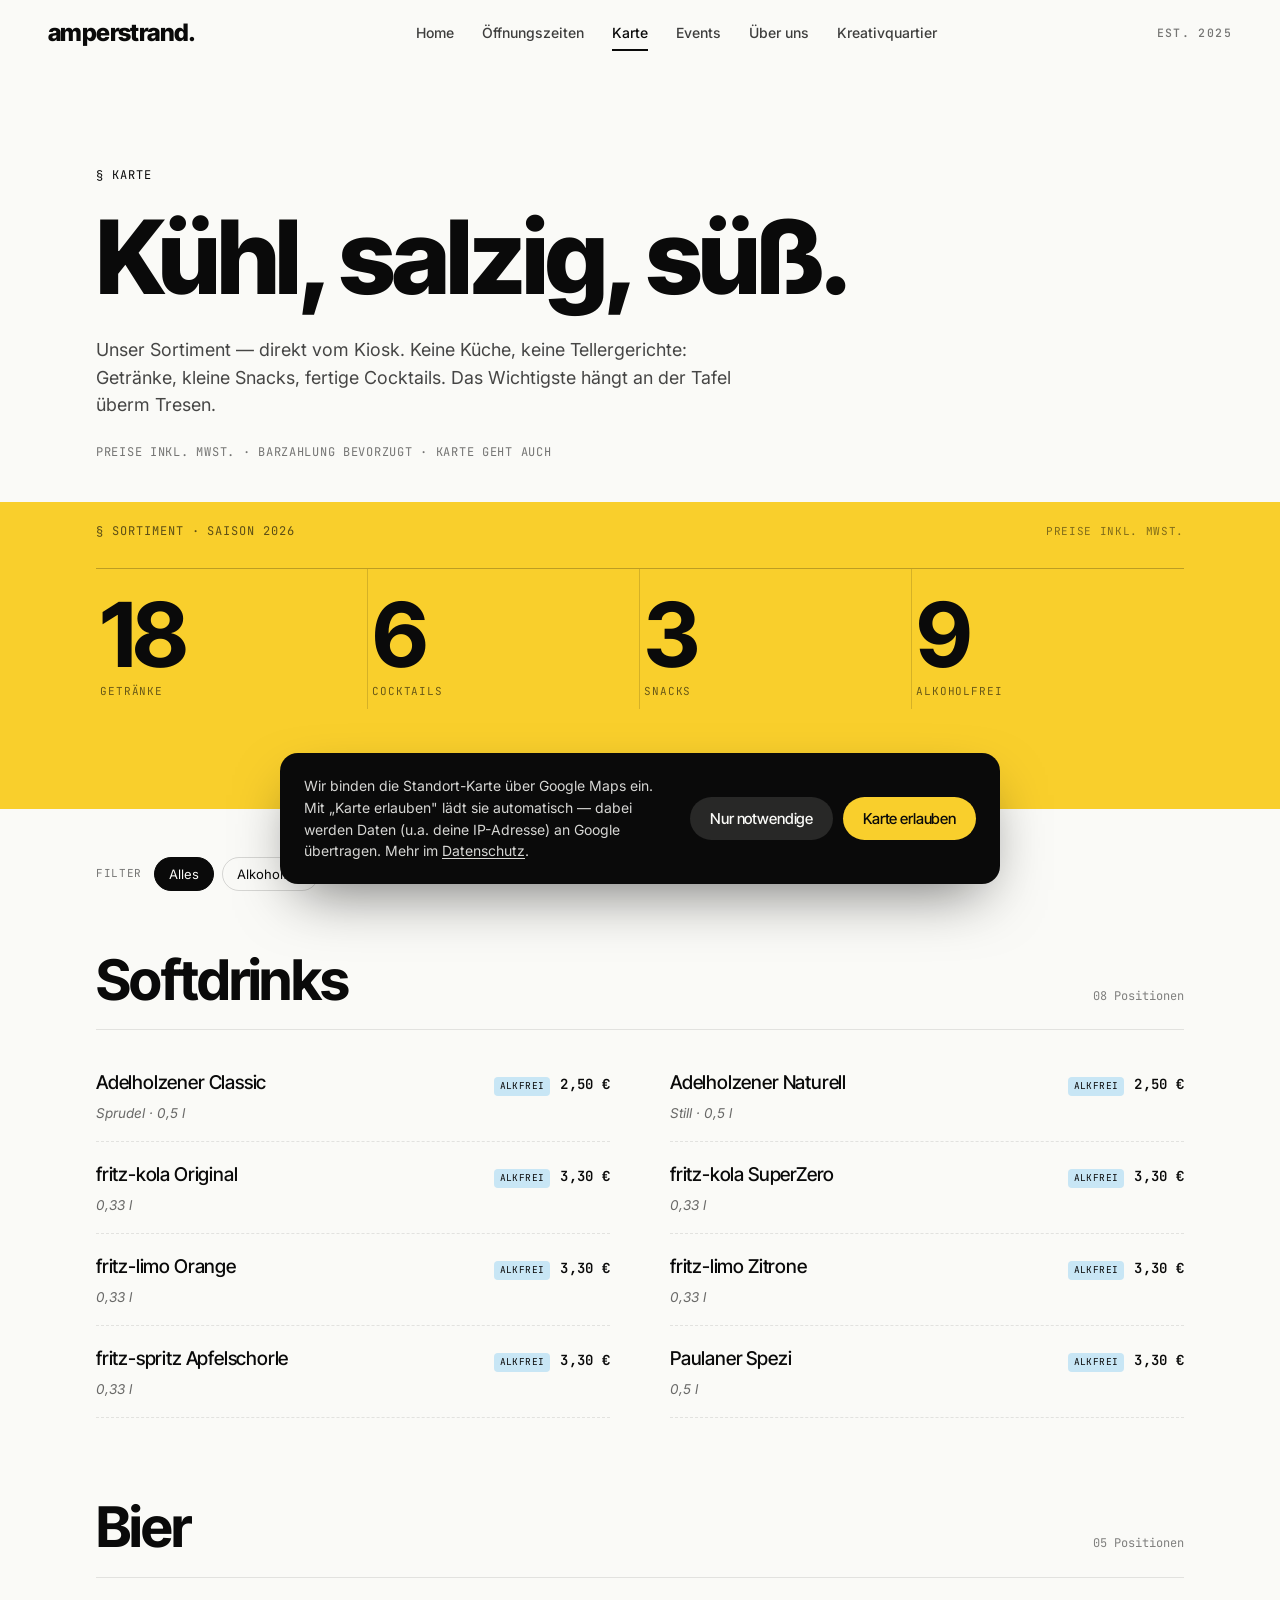
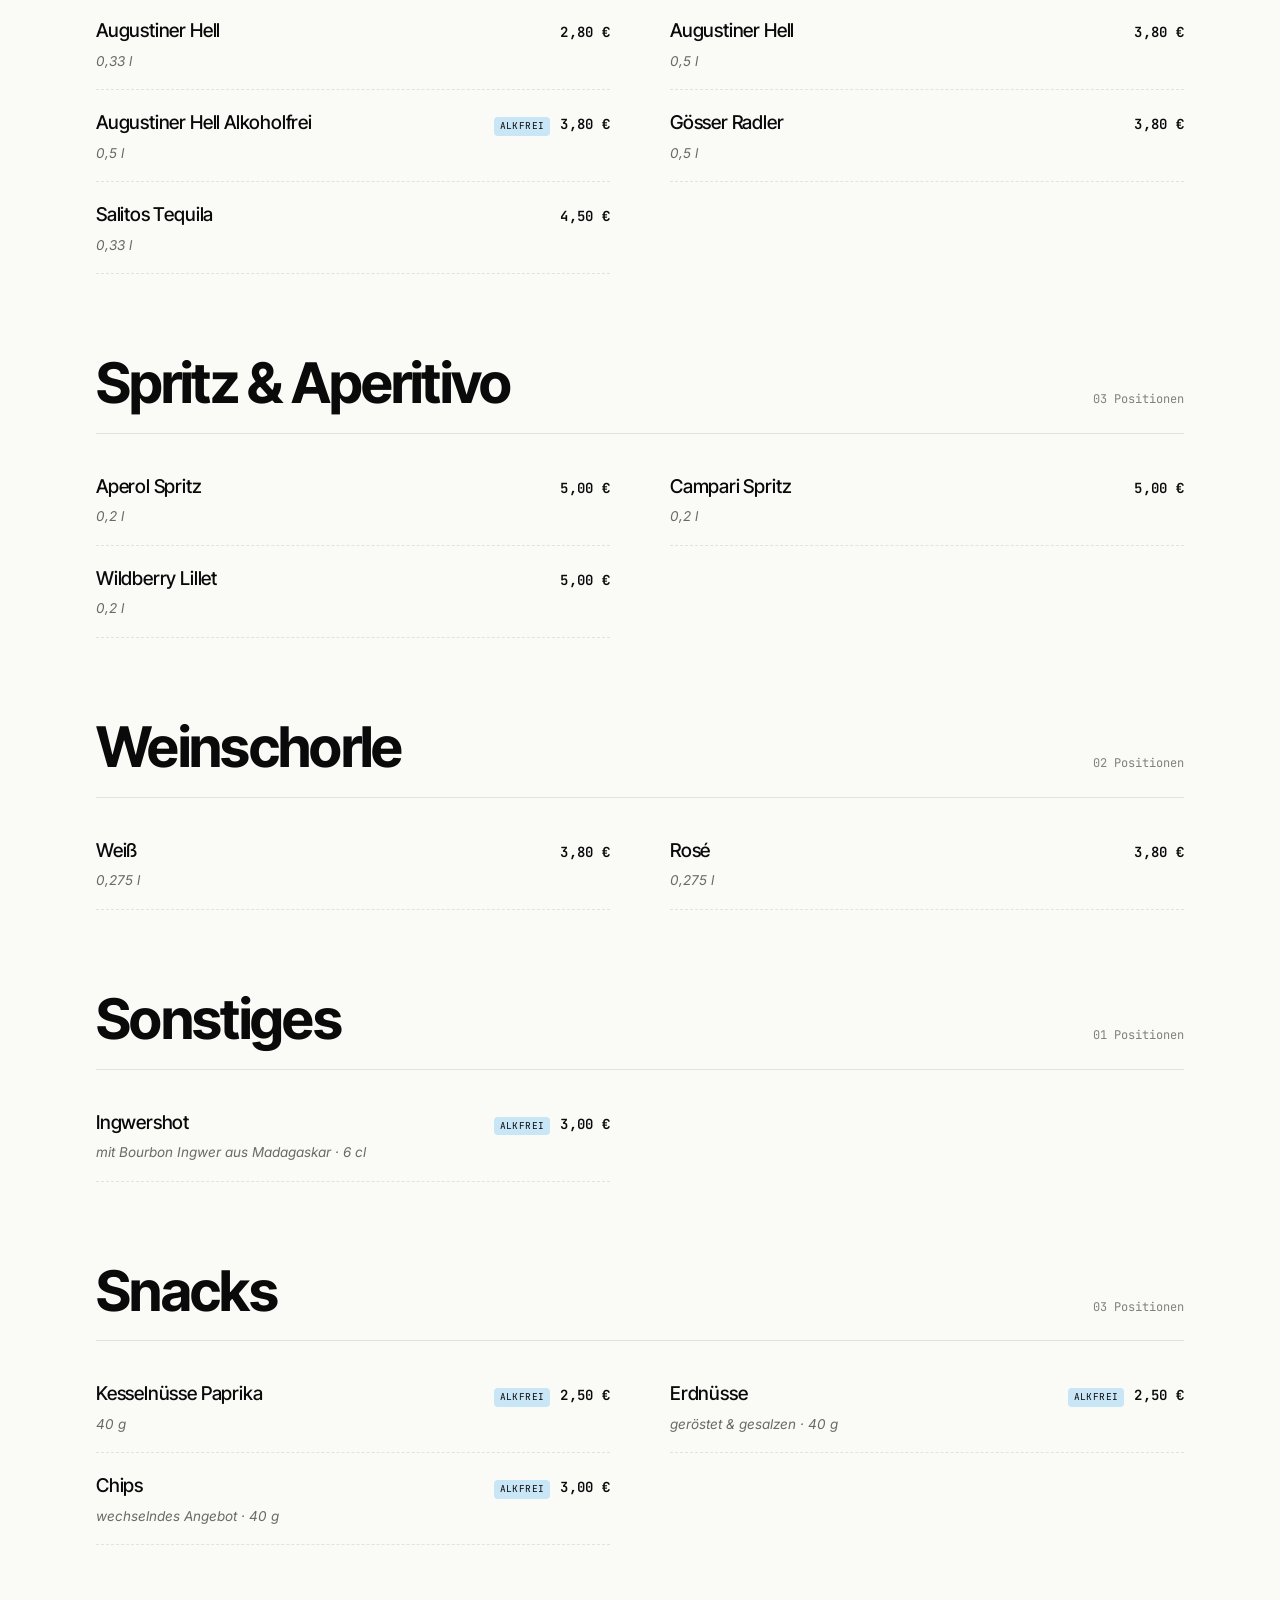
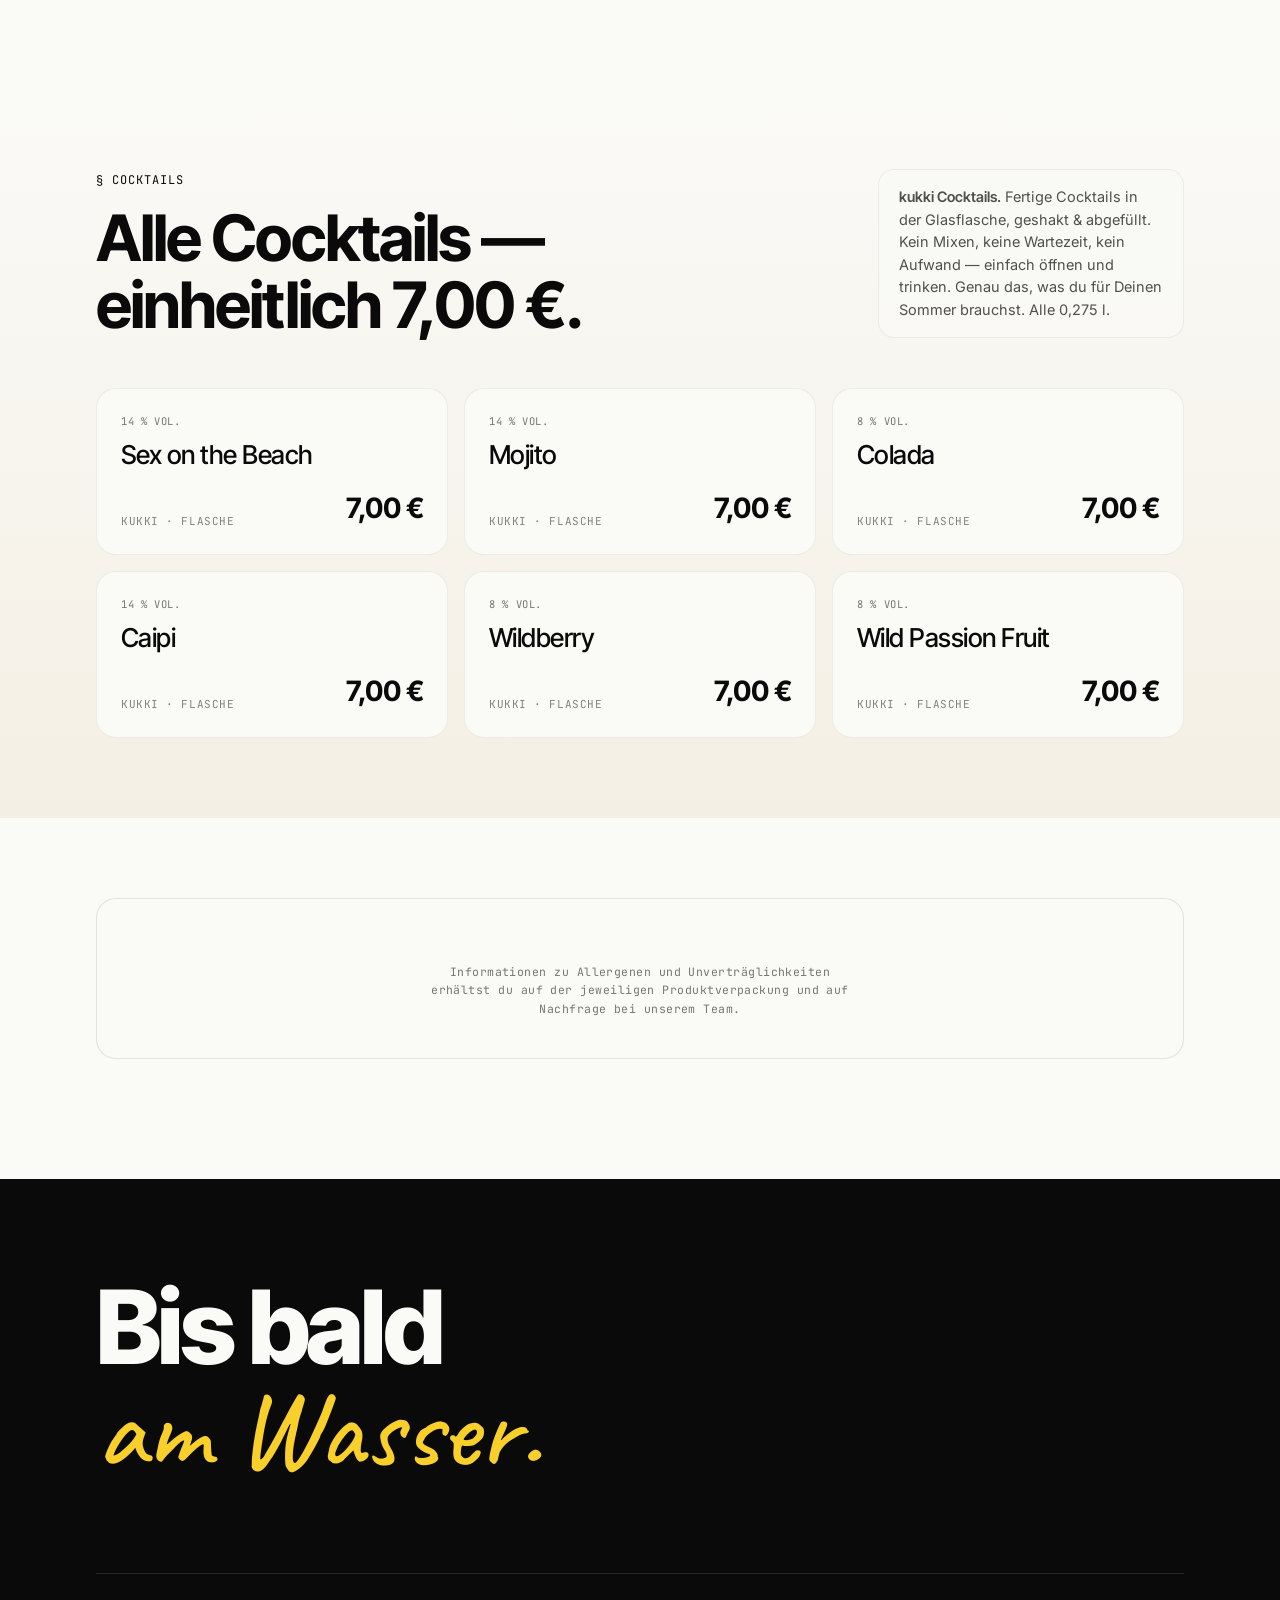
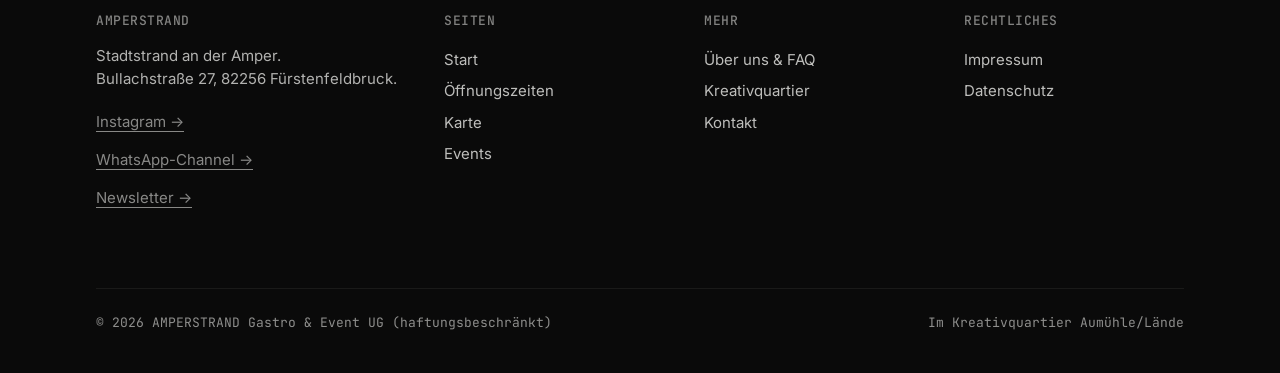
<file: karte.html>
<!doctype html>
<html lang="de">
<head>
<meta charset="utf-8">
<meta name="viewport" content="width=device-width,initial-scale=1">
<meta name="theme-color" content="#fafaf7">
<link rel="icon" href="/favicon.ico" sizes="48x48">
<link rel="icon" type="image/png" sizes="32x32" href="/assets/favicon/favicon-32x32.png">
<link rel="icon" type="image/png" sizes="16x16" href="/assets/favicon/favicon-16x16.png">
<link rel="apple-touch-icon" sizes="180x180" href="/assets/favicon/apple-touch-icon.png">
<link rel="manifest" href="/site.webmanifest">
<title>Karte — Amperstrand</title>
<link rel="stylesheet" href="assets/shared.css?v=14">
<style>
  .head { padding: 160px var(--gutter) 40px; background: var(--paper); }
  .head h1 { max-width: 16ch; }
  .head .lead { margin-top: 24px; max-width: 60ch; font-size: clamp(17px, 1.4vw, 20px); opacity: .75; }
  .head .note { margin-top: 24px; font-family: var(--font-mono); font-size: 12px; opacity:.55; text-transform:uppercase; letter-spacing: .06em; }
  @media (max-width: 820px) {
    .head { padding: 120px var(--gutter) 40px; }
    .head h1 { font-size: clamp(34px, 9vw, 52px); letter-spacing: -.03em; line-height: 1.02; margin-top: 22px; }
    .head .lead { margin-top: 20px; font-size: 15px; line-height: 1.45; }
    .head .note { margin-top: 18px; }
  }

  .hero-menu {
    padding: 20px var(--gutter) 100px;
    background: var(--yellow);
    position: relative;
    overflow: hidden;
  }
  .hero-menu .hero-head {
    display: flex; justify-content: space-between; align-items: flex-end; gap: 40px;
    margin-bottom: 28px; flex-wrap: wrap;
  }
  .hero-menu .hero-head .eyebrow { opacity: .65; }
  .hero-menu .meta {
    font-family: var(--font-mono); font-size: 11px; opacity: .5;
    text-transform: uppercase; letter-spacing: .06em;
    text-align: right;
  }
  .hero-menu .stats {
    display: grid; grid-template-columns: repeat(4, 1fr);
    border-top: 1px solid rgba(10,10,10,.25);
  }
  .hero-menu .stat {
    padding: 28px 4px 8px;
    border-right: 1px solid rgba(10,10,10,.15);
    display: flex; flex-direction: column; gap: 10px;
  }
  .hero-menu .stat:last-child { border-right: 0; }
  .hero-menu .stat .num {
    font-family: var(--font-display); font-weight: 700;
    font-size: clamp(56px, 7vw, 96px);
    letter-spacing: -.04em; line-height: .85;
    color: var(--ink);
  }
  .hero-menu .stat .num .unit {
    font-size: .4em; font-weight: 500; letter-spacing: -.01em;
    opacity: .55; margin-left: 2px;
  }
  .hero-menu .stat .lbl {
    font-family: var(--font-mono); font-size: 11px;
    text-transform: uppercase; letter-spacing: .08em;
    opacity: .6;
  }
  @media (max-width: 720px) {
    .hero-menu .stats { grid-template-columns: 1fr 1fr; }
    .hero-menu .stat { padding: 24px 4px 8px; border-bottom: 1px solid rgba(10,10,10,.15); }
    .hero-menu .stat:nth-child(2) { border-right: 0; }
  }

  .filters { padding: 48px var(--gutter) 0; }
  .filter-row { display:flex; gap: 8px; flex-wrap: wrap; align-items: center; }
  .filter-row .label { font-family: var(--font-mono); font-size: 11px; text-transform: uppercase; letter-spacing:.06em; opacity:.55; margin-right:4px; }
  .filter {
    padding: 8px 14px; border: 1px solid rgba(10,10,10,.15); border-radius: 999px; font-size: 13px; background: transparent; cursor: pointer; font-family: var(--font-body); color: var(--ink);
    transition: all .2s;
  }
  .filter.active, .filter:hover { background: var(--ink); color: var(--paper); border-color: var(--ink); }

  .menu-sec { padding: 60px var(--gutter); }
  .menu-block { margin-bottom: 80px; }
  .menu-block-head { display:flex; justify-content:space-between; align-items:baseline; gap: 20px; padding-bottom: 20px; border-bottom: 1px solid rgba(10,10,10,.1); margin-bottom: 20px; }
  .menu-block h2 { font-size: clamp(36px, 5vw, 56px); letter-spacing:-.03em; }
  .menu-block .count { font-family: var(--font-mono); font-size: 12px; opacity: .5; }
  .menu-list { display: grid; grid-template-columns: 1fr 1fr; gap: 0 60px; }
  @media (max-width: 820px) { .menu-list { grid-template-columns: 1fr; gap: 0; } }
  .m-item { display: grid; grid-template-columns: 1fr auto; gap: 16px; padding: 18px 0; border-bottom: 1px dashed rgba(10,10,10,.1); align-items: baseline; }
  .m-item .name { font-family: var(--font-display); font-size: 19px; font-weight: 500; letter-spacing: -.01em; }
  .m-item .desc { font-size: 13.5px; opacity: .6; margin-top: 6px; line-height: 1.45; font-style: italic; min-height: 1.45em; }
  .m-item .tags { display: inline-flex; gap: 4px; vertical-align: middle; }
  .m-item .m-right { display: flex; align-items: baseline; gap: 10px; white-space: nowrap; }
  .m-item .t { font-family: var(--font-mono); font-size: 9.5px; padding: 2px 6px; background: var(--stone); border-radius: 4px; text-transform: uppercase; letter-spacing: .04em; }
  .m-item .t.alkfrei { background: #c8e6f5; }
  .m-item .t.signature { background: var(--yellow); }
  .m-item .price { font-family: var(--font-mono); font-size: 14px; letter-spacing:.02em; font-weight: 600; }
  .m-item.hidden { display: none; }

  .cocktails-sec {
    padding: 80px var(--gutter);
    background: linear-gradient(180deg, var(--paper) 0%, var(--paper-2) 100%);
  }
  .cocktails-head { display:flex; justify-content:space-between; align-items:flex-end; gap: 40px; margin-bottom: 50px; flex-wrap: wrap; }
  .cocktails-head h2 { max-width: 16ch; }
  .cocktails-head .kukki-note {
    max-width: 34ch; font-size: 14.5px; line-height: 1.55; opacity: .7;
    padding: 16px 20px; background: var(--paper); border-radius: 16px; border: 1px solid rgba(10,10,10,.08);
  }
  .cocktails-head .kukki-note strong { font-family: var(--font-display); font-weight: 600; }
  .cocktail-grid { display: grid; grid-template-columns: repeat(3, 1fr); gap: 16px; }
  @media (max-width: 900px) { .cocktail-grid { grid-template-columns: 1fr 1fr; } }
  @media (max-width: 540px) { .cocktail-grid { grid-template-columns: 1fr; } }
  .cocktail {
    background: var(--paper); border-radius: 20px; padding: 24px; display: flex; flex-direction: column; gap: 8px;
    position: relative; border: 1px solid rgba(10,10,10,.06);
    transition: transform .3s var(--ease);
    min-height: 160px;
  }
  .cocktail:hover { transform: translateY(-3px); }
  .cocktail .vol { font-family: var(--font-mono); font-size: 10.5px; opacity: .55; text-transform: uppercase; letter-spacing: .06em; }
  .cocktail .name { font-family: var(--font-display); font-size: 26px; font-weight: 500; letter-spacing: -.02em; line-height: 1.05; margin-top: 4px; }
  .cocktail .sub { font-family: var(--font-mono); font-size: 11px; opacity: .5; text-transform: uppercase; letter-spacing: .05em; margin-top: auto; }
  .cocktail .price { font-family: var(--font-display); font-weight: 700; font-size: 28px; letter-spacing: -.02em; }
  .cocktail .price-row { display: flex; justify-content: space-between; align-items: baseline; margin-top: 10px; }

  .menu-foot { padding: 80px var(--gutter) 120px; }
  .menu-foot .card { border: 1px solid rgba(10,10,10,.1); border-radius: 20px; padding: 40px; text-align: center; background: var(--paper); }
  .menu-foot h3 { margin-bottom: 12px; font-size: clamp(24px, 2.5vw, 32px); }
  .menu-foot .allergen { margin-top: 24px; font-family: var(--font-mono); font-size: 11.5px; opacity: .55; letter-spacing: .04em; max-width: 60ch; margin-left: auto; margin-right: auto; line-height: 1.6; }
</style>
</head>
<body data-page="karte" data-tone="paper">
<div data-mount-nav></div>

<section class="head">
  <div class="wrap">
    <span class="eyebrow reveal">§ Karte</span>
    <h1 class="reveal" style="margin-top: 18px;">Kühl, salzig, süß.</h1>
    <p class="lead reveal">Unser Sortiment — direkt vom Kiosk. Keine Küche, keine Tellergerichte: Getränke, kleine Snacks, fertige Cocktails. Das Wichtigste hängt an der Tafel überm Tresen.</p>
    <div class="note reveal">Preise inkl. MwSt. · Barzahlung bevorzugt · Karte geht auch</div>
  </div>
</section>

<section class="hero-menu">
  <div class="wrap">
    <div class="hero-head reveal">
      <span class="eyebrow">§ Sortiment · Saison 2026</span>
      <span class="meta">Preise inkl. MwSt.</span>
    </div>
    <div class="stats reveal">
      <div class="stat">
        <div class="num">18</div>
        <div class="lbl">Getränke</div>
      </div>
      <div class="stat">
        <div class="num">6</div>
        <div class="lbl">Cocktails</div>
      </div>
      <div class="stat">
        <div class="num">3</div>
        <div class="lbl">Snacks</div>
      </div>
      <div class="stat">
        <div class="num">9</div>
        <div class="lbl">Alkoholfrei</div>
      </div>
    </div>
  </div>
</section>

<section class="filters">
  <div class="wrap">
    <div class="filter-row reveal">
      <span class="label">Filter</span>
      <button class="filter active" data-f="all">Alles</button>
      <button class="filter" data-f="alkfrei">Alkoholfrei</button>
    </div>
  </div>
</section>

<section class="menu-sec">
  <div class="wrap" id="menuRoot"></div>
</section>

<section class="cocktails-sec">
  <div class="wrap">
    <div class="cocktails-head">
      <div>
        <span class="eyebrow reveal">§ Cocktails</span>
        <h2 class="reveal" style="margin-top: 12px;">Alle Cocktails — einheitlich 7,00 €.</h2>
      </div>
      <div class="kukki-note reveal">
        <strong>kukki Cocktails.</strong> Fertige Cocktails in der Glasflasche, geshakt &amp; abgefüllt. Kein Mixen, keine Wartezeit, kein Aufwand — einfach öffnen und trinken. Genau das, was du für Deinen Sommer brauchst. Alle 0,275 l.
      </div>
    </div>
    <div class="cocktail-grid" id="cocktailGrid"></div>
  </div>
</section>

<section class="menu-foot">
  <div class="wrap">
    <div class="card reveal">
      <div class="allergen">Informationen zu Allergenen und Unverträglichkeiten erhältst du auf der jeweiligen Produktverpackung und auf Nachfrage bei unserem Team.</div>
    </div>
  </div>
</section>

<div data-mount-footer></div>
<script src="assets/shared.js?v=24"></script>
<script>
const MENU = [
  { block: 'Softdrinks', items: [
    { n:'Adelholzener Classic', d:'Sprudel · 0,5 l', p:'2,50', tags:['alkfrei']},
    { n:'Adelholzener Naturell', d:'Still · 0,5 l', p:'2,50', tags:['alkfrei']},
    { n:'fritz-kola Original', d:'0,33 l', p:'3,30', tags:['alkfrei']},
    { n:'fritz-kola SuperZero', d:'0,33 l', p:'3,30', tags:['alkfrei']},
    { n:'fritz-limo Orange', d:'0,33 l', p:'3,30', tags:['alkfrei']},
    { n:'fritz-limo Zitrone', d:'0,33 l', p:'3,30', tags:['alkfrei']},
    { n:'fritz-spritz Apfelschorle', d:'0,33 l', p:'3,30', tags:['alkfrei']},
    { n:'Paulaner Spezi', d:'0,5 l', p:'3,30', tags:['alkfrei']},
  ]},
  { block: 'Bier', items: [
    { n:'Augustiner Hell', d:'0,33 l', p:'2,80', tags:[]},
    { n:'Augustiner Hell', d:'0,5 l', p:'3,80', tags:[]},
    { n:'Augustiner Hell Alkoholfrei', d:'0,5 l', p:'3,80', tags:['alkfrei']},
    { n:'Gösser Radler', d:'0,5 l', p:'3,80', tags:[]},
    { n:'Salitos Tequila', d:'0,33 l', p:'4,50', tags:[]},
  ]},
  { block: 'Spritz & Aperitivo', items: [
    { n:'Aperol Spritz', d:'0,2 l', p:'5,00', tags:[]},
    { n:'Campari Spritz', d:'0,2 l', p:'5,00', tags:[]},
    { n:'Wildberry Lillet', d:'0,2 l', p:'5,00', tags:[]},
  ]},
  { block: 'Weinschorle', items: [
    { n:'Weiß', d:'0,275 l', p:'3,80', tags:[]},
    { n:'Rosé', d:'0,275 l', p:'3,80', tags:[]},
  ]},
  { block: 'Sonstiges', items: [
    { n:'Ingwershot', d:'mit Bourbon Ingwer aus Madagaskar · 6 cl', p:'3,00', tags:['alkfrei']},
  ]},
  { block: 'Snacks', items: [
    { n:'Kesselnüsse Paprika', d:'40 g', p:'2,50', tags:['alkfrei']},
    { n:'Erdnüsse', d:'geröstet & gesalzen · 40 g', p:'2,50', tags:['alkfrei']},
    { n:'Chips', d:'wechselndes Angebot · 40 g', p:'3,00', tags:['alkfrei']},
  ]},
];

const COCKTAILS = [
  { n:'Sex on the Beach',   vol:'14 % vol.' },
  { n:'Mojito',             vol:'14 % vol.' },
  { n:'Colada',             vol:'8 % vol.' },
  { n:'Caipi',              vol:'14 % vol.' },
  { n:'Wildberry',          vol:'8 % vol.' },
  { n:'Wild Passion Fruit', vol:'8 % vol.' },
];

function render() {
  const root = document.getElementById('menuRoot');
  root.innerHTML = MENU.map(blk => `
    <div class="menu-block reveal">
      <div class="menu-block-head">
        <h2>${blk.block}</h2>
        <span class="count">${String(blk.items.length).padStart(2,'0')} Positionen</span>
      </div>
      <div class="menu-list">
        ${blk.items.map(i => `
          <div class="m-item" data-tags="${i.tags.join(',')}">
            <div>
              <span class="name">${i.n}</span>
              <div class="desc">${i.d || '&nbsp;'}</div>
            </div>
            <div class="m-right">
              ${i.tags.length ? `<span class="tags">${i.tags.map(t => `<span class="t ${t}">${t}</span>`).join('')}</span>` : ''}
              <span class="price">${i.p} €</span>
            </div>
          </div>
        `).join('')}
      </div>
    </div>
  `).join('');

  const cg = document.getElementById('cocktailGrid');
  cg.innerHTML = COCKTAILS.map((c, i) => `
    <div class="cocktail reveal" data-delay="${i*40}">
      <div class="vol">${c.vol}</div>
      <div class="name">${c.n}</div>
      <div class="price-row">
        <span class="sub">kukki · Flasche</span>
        <span class="price">7,00 €</span>
      </div>
    </div>
  `).join('');
}
render();

document.querySelectorAll('.filter').forEach(b => {
  b.addEventListener('click', () => {
    document.querySelectorAll('.filter').forEach(x => x.classList.remove('active'));
    b.classList.add('active');
    const f = b.dataset.f;
    document.querySelectorAll('.m-item').forEach(it => {
      const tags = (it.dataset.tags || '').split(',');
      it.classList.toggle('hidden', f !== 'all' && !tags.includes(f));
    });
  });
});
</script>
</body>
</html>
</file>
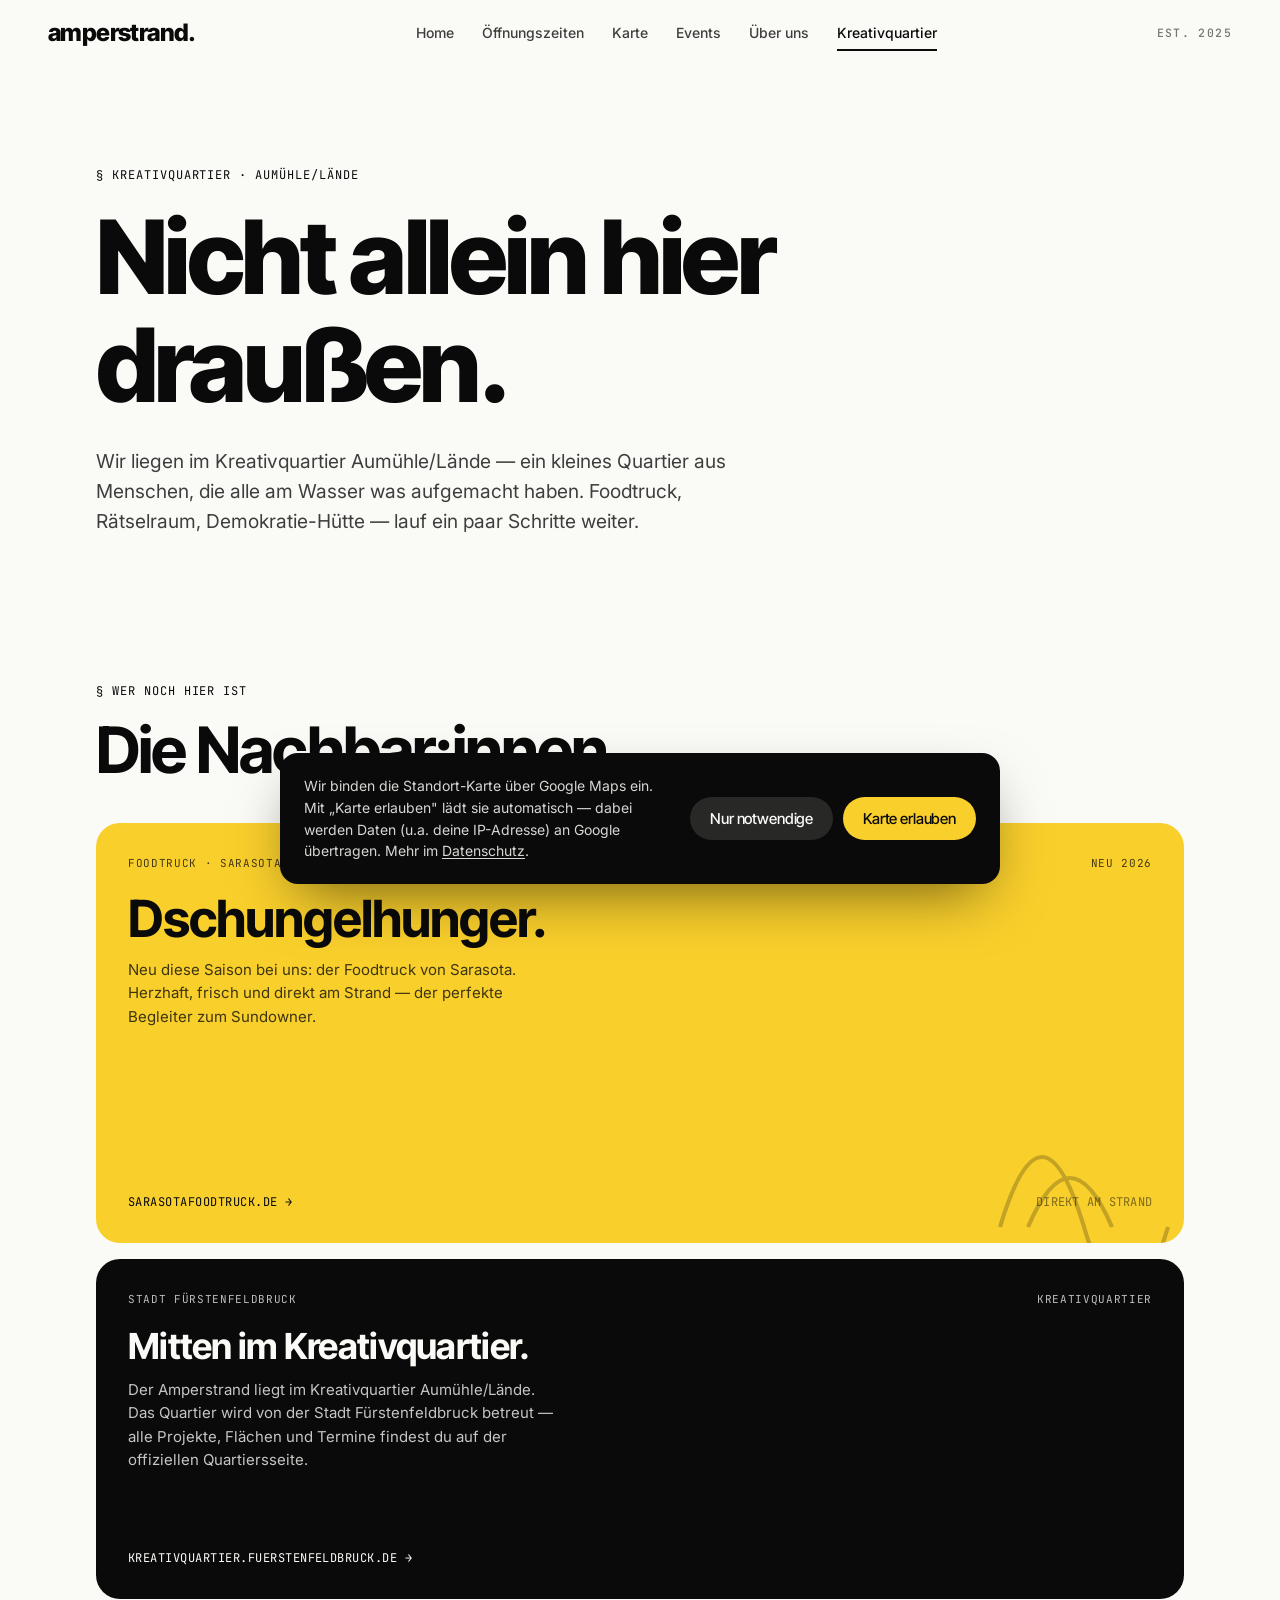
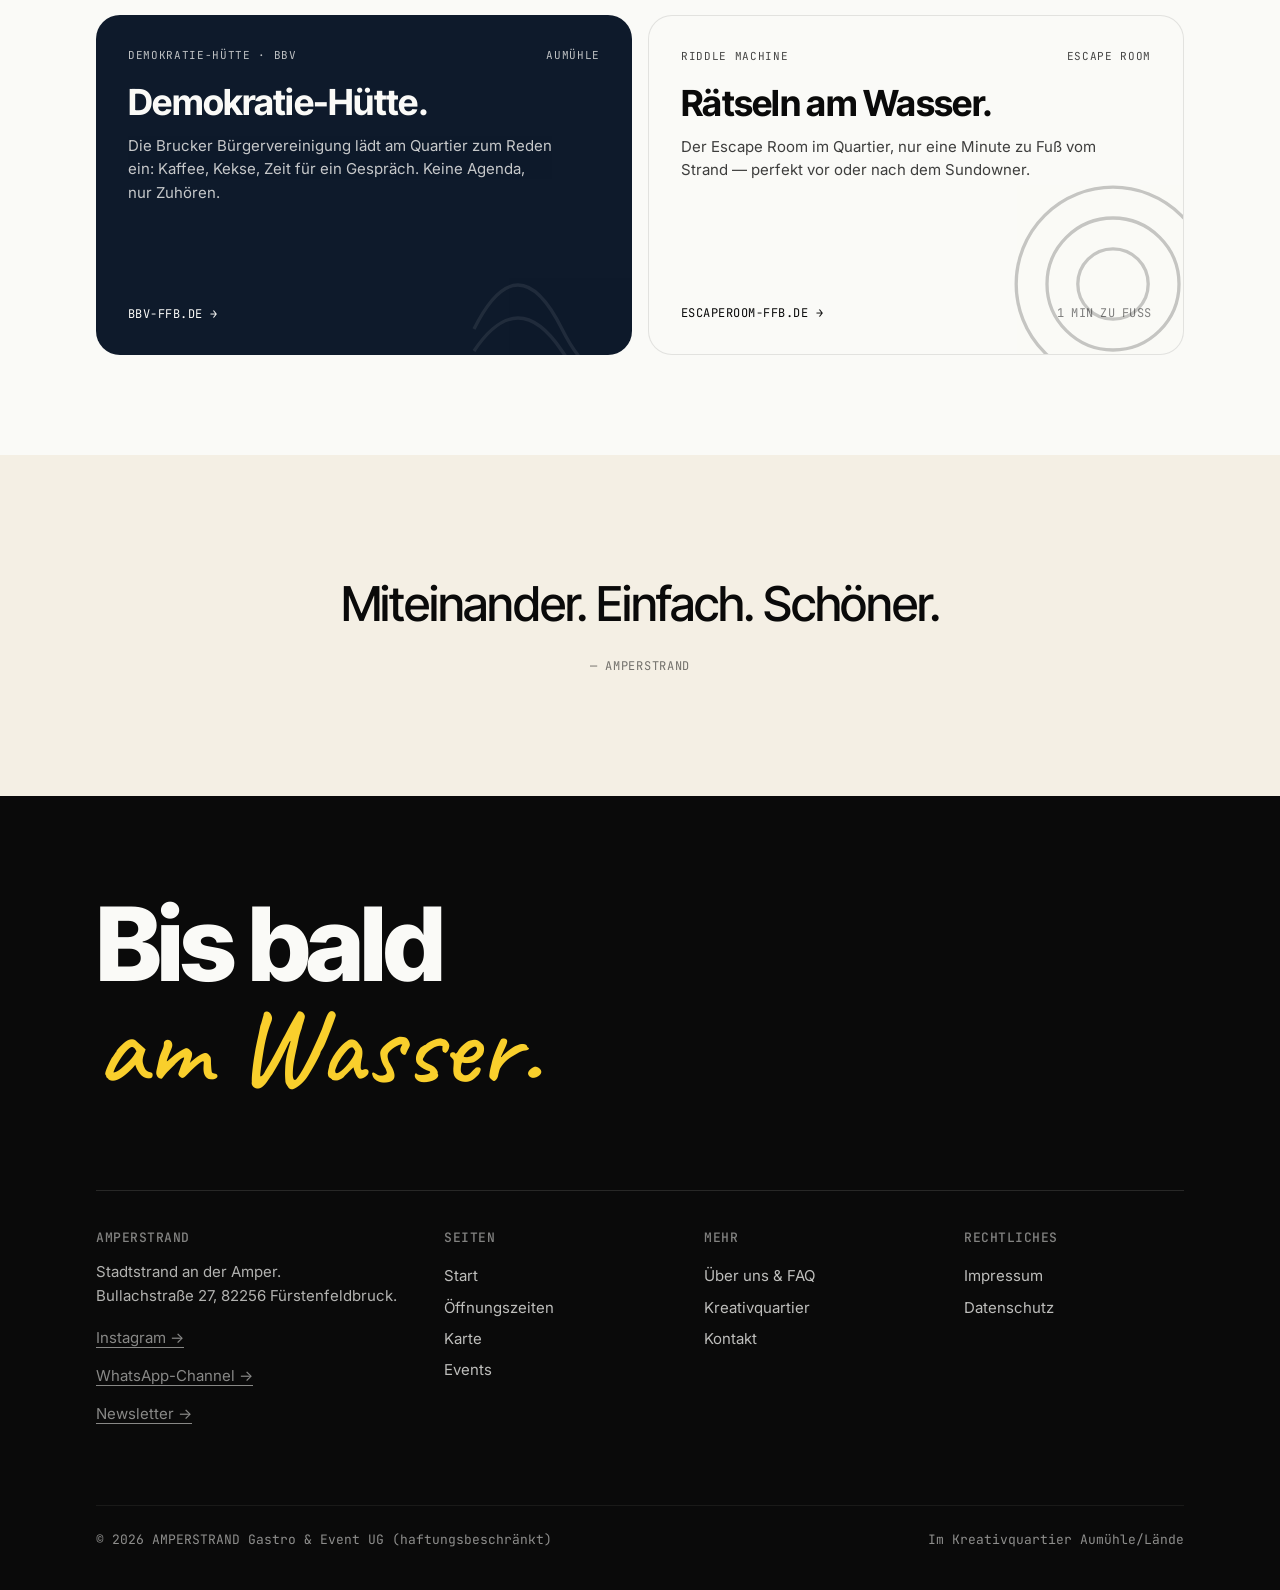
<file: kreativquartier.html>
<!doctype html>
<html lang="de">
<head>
<meta charset="utf-8">
<meta name="viewport" content="width=device-width,initial-scale=1">
<meta name="theme-color" content="#fafaf7">
<link rel="icon" href="/favicon.ico" sizes="48x48">
<link rel="icon" type="image/png" sizes="32x32" href="/assets/favicon/favicon-32x32.png">
<link rel="icon" type="image/png" sizes="16x16" href="/assets/favicon/favicon-16x16.png">
<link rel="apple-touch-icon" sizes="180x180" href="/assets/favicon/apple-touch-icon.png">
<link rel="manifest" href="/site.webmanifest">
<title>Kreativquartier-Partner — Amperstrand</title>
<link rel="stylesheet" href="assets/shared.css?v=14">
<style>
  .head { padding: 160px var(--gutter) 80px; }
  .head h1 { max-width: 14ch; }
  .head .lead { margin-top: 28px; max-width: 56ch; font-size: clamp(17px, 1.5vw, 21px); opacity: .78; }
  @media (max-width: 820px) {
    .head { padding: 120px var(--gutter) 60px; }
    .head h1 { font-size: clamp(34px, 9vw, 52px); letter-spacing: -.03em; line-height: 1.02; max-width: 100%; margin-top: 22px; }
    .head .lead { margin-top: 20px; font-size: 15px; line-height: 1.45; }
  }

  .partners { padding: 40px var(--gutter) 100px; }
  .p-grid { display: grid; grid-template-columns: repeat(6, 1fr); gap: 16px; }
  .pcard {
    padding: 32px; border-radius: 24px; min-height: 340px;
    display: flex; flex-direction: column; justify-content: space-between;
    transition: transform .4s var(--ease);
    position: relative; overflow: hidden;
  }
  .pcard:hover { transform: translateY(-3px); }
  .pcard.lg { grid-column: span 4; min-height: 420px; }
  .pcard.md { grid-column: span 3; }
  .pcard.sm { grid-column: span 2; min-height: 280px; }
  @media (max-width: 900px) { .pcard { grid-column: span 6 !important; } }
  .pcard.ink { background: var(--ink); color: var(--paper); }
  .pcard.yel { background: var(--yellow); color: var(--ink); }
  .pcard.paper { background: var(--paper); color: var(--ink); border: 1px solid rgba(10,10,10,.1); }
  .pcard.deep { background: var(--deep); color: var(--paper); }
  .pcard .meta { font-family: var(--font-mono); font-size: 11px; text-transform: uppercase; letter-spacing: .06em; opacity: .75; display:flex; justify-content:space-between; }
  .pcard h3 { font-size: clamp(26px, 2.8vw, 40px); margin: 20px 0 12px; letter-spacing: -.02em; }
  .pcard.lg h3 { font-size: clamp(36px, 4vw, 56px); }
  .pcard p { font-size: 15px; line-height: 1.55; opacity: .78; max-width: 48ch; margin: 0 0 16px; }
  .pcard .cta { font-family: var(--font-mono); font-size: 12px; letter-spacing: .04em; text-transform: uppercase; }
  .pcard .cta::after { content: ' →'; }
  /* Mobile NACH den Basis-Regeln, sonst überschreiben diese die kleineren Größen */
  @media (max-width: 560px) {
    .pcard { padding: 26px; min-height: 240px; }
    .pcard h3 { font-size: clamp(20px, 5.2vw, 25px); }
    .pcard.lg { min-height: 280px; }
    .pcard.lg h3 { font-size: clamp(19px, 4.8vw, 22px); }
    .pcard p { font-size: 14.5px; }
  }

  .pcard .ornament {
    position: absolute; right: -40px; bottom: -40px; width: 220px; height: 220px;
    opacity: .08; pointer-events: none;
  }
  .pcard.lg .ornament { width: 280px; height: 280px; opacity: .1; }
  .pcard.yel .ornament, .pcard.paper .ornament { opacity: .22; }

  .quote {
    padding: 120px var(--gutter); background: var(--paper-2);
    text-align: center;
  }
  .quote blockquote { font-family: var(--font-display); font-size: clamp(28px, 4vw, 48px); letter-spacing: -.025em; line-height: 1.2; max-width: 24ch; margin: 0 auto; font-weight: 500; }
  .quote cite { display: block; margin-top: 24px; font-family: var(--font-mono); font-size: 12px; text-transform: uppercase; letter-spacing: .06em; opacity: .55; font-style: normal; }
</style>
</head>
<body data-page="kreativquartier" data-tone="paper">
<div data-mount-nav></div>

<section class="head">
  <div class="wrap">
    <span class="eyebrow reveal">§ Kreativquartier · Aumühle/Lände</span>
    <h1 class="reveal" style="margin-top: 18px;">Nicht allein hier draußen.</h1>
    <p class="lead reveal">Wir liegen im Kreativquartier Aumühle/Lände — ein kleines Quartier aus Menschen, die alle am Wasser was aufgemacht haben. Foodtruck, Rätselraum, Demokratie-Hütte — lauf ein paar Schritte weiter.</p>
  </div>
</section>

<section class="partners">
  <div class="wrap">
    <span class="eyebrow reveal">§ Wer noch hier ist</span>
    <h2 class="reveal" style="margin: 14px 0 40px;">Die Nachbar:innen.</h2>
    <div class="p-grid">
      <a class="pcard lg yel reveal" href="https://sarasotafoodtruck.de/" target="_blank" rel="noopener" style="grid-column: 1 / -1;">
        <div>
          <div class="meta"><span>Foodtruck · Sarasota</span><span>Neu 2026</span></div>
          <h3>Dschungelhunger.</h3>
          <p>Neu diese Saison bei uns: der Foodtruck von Sarasota. Herzhaft, frisch und direkt am Strand — der perfekte Begleiter zum Sundowner.</p>
        </div>
        <div style="display:flex;justify-content:space-between;align-items:flex-end;gap:20px;">
          <span class="cta">sarasotafoodtruck.de</span>
          <span class="mono" style="opacity:.5;">Direkt am Strand</span>
        </div>
        <svg class="ornament" viewBox="0 0 100 100" fill="none" stroke="currentColor" stroke-width="1.5"><path d="M20 80 Q 35 30, 50 80 T 80 80"/><path d="M30 80 Q 45 45, 60 80"/></svg>
      </a>
      <a class="pcard md ink reveal" href="https://www.kreativquartier.fuerstenfeldbruck.de/" target="_blank" rel="noopener" style="grid-column: 1 / -1;" data-delay="80">
        <div>
          <div class="meta"><span>Stadt Fürstenfeldbruck</span><span>Kreativquartier</span></div>
          <h3>Mitten im Kreativquartier.</h3>
          <p>Der Amperstrand liegt im Kreativquartier Aumühle/Lände. Das Quartier wird von der Stadt Fürstenfeldbruck betreut — alle Projekte, Flächen und Termine findest du auf der offiziellen Quartiersseite.</p>
        </div>
        <span class="cta">kreativquartier.fuerstenfeldbruck.de</span>
      </a>
      <a class="pcard md deep reveal" href="https://www.bbv-ffb.de/" target="_blank" rel="noopener" data-delay="120">
        <div>
          <div class="meta"><span>Demokratie-Hütte · BBV</span><span>Aumühle</span></div>
          <h3>Demokratie-Hütte.</h3>
          <p>Die Brucker Bürgervereinigung lädt am Quartier zum Reden ein: Kaffee, Kekse, Zeit für ein Gespräch. Keine Agenda, nur Zuhören.</p>
        </div>
        <span class="cta">bbv-ffb.de</span>
        <svg class="ornament" viewBox="0 0 100 100" fill="none" stroke="currentColor" stroke-width="1.5"><path d="M10 70 Q 30 30, 50 70 T 90 70"/><path d="M10 80 Q 30 50, 50 80 T 90 80"/></svg>
      </a>
      <a class="pcard md paper reveal" href="https://www.escaperoom-ffb.de/" target="_blank" rel="noopener" data-delay="160">
        <div>
          <div class="meta"><span>Riddle Machine</span><span>Escape Room</span></div>
          <h3>Rätseln am Wasser.</h3>
          <p>Der Escape Room im Quartier, nur eine Minute zu Fuß vom Strand — perfekt vor oder nach dem Sundowner.</p>
        </div>
        <div style="display:flex;justify-content:space-between;align-items:flex-end;gap:20px;">
          <span class="cta">escaperoom-ffb.de</span>
          <span class="mono" style="opacity:.5;">1 Min zu Fuß</span>
        </div>
        <svg class="ornament" viewBox="0 0 100 100" fill="none" stroke="currentColor" stroke-width="1.5"><circle cx="50" cy="50" r="44"/><circle cx="50" cy="50" r="30"/><circle cx="50" cy="50" r="16"/></svg>
      </a>
    </div>
  </div>
</section>

<section class="quote">
  <blockquote class="reveal">
    Miteinander. Einfach. Schöner.
  </blockquote>
  <cite>— Amperstrand</cite>
</section>

<div data-mount-footer></div>
<script src="assets/shared.js?v=24"></script>
</body>
</html>
</file>
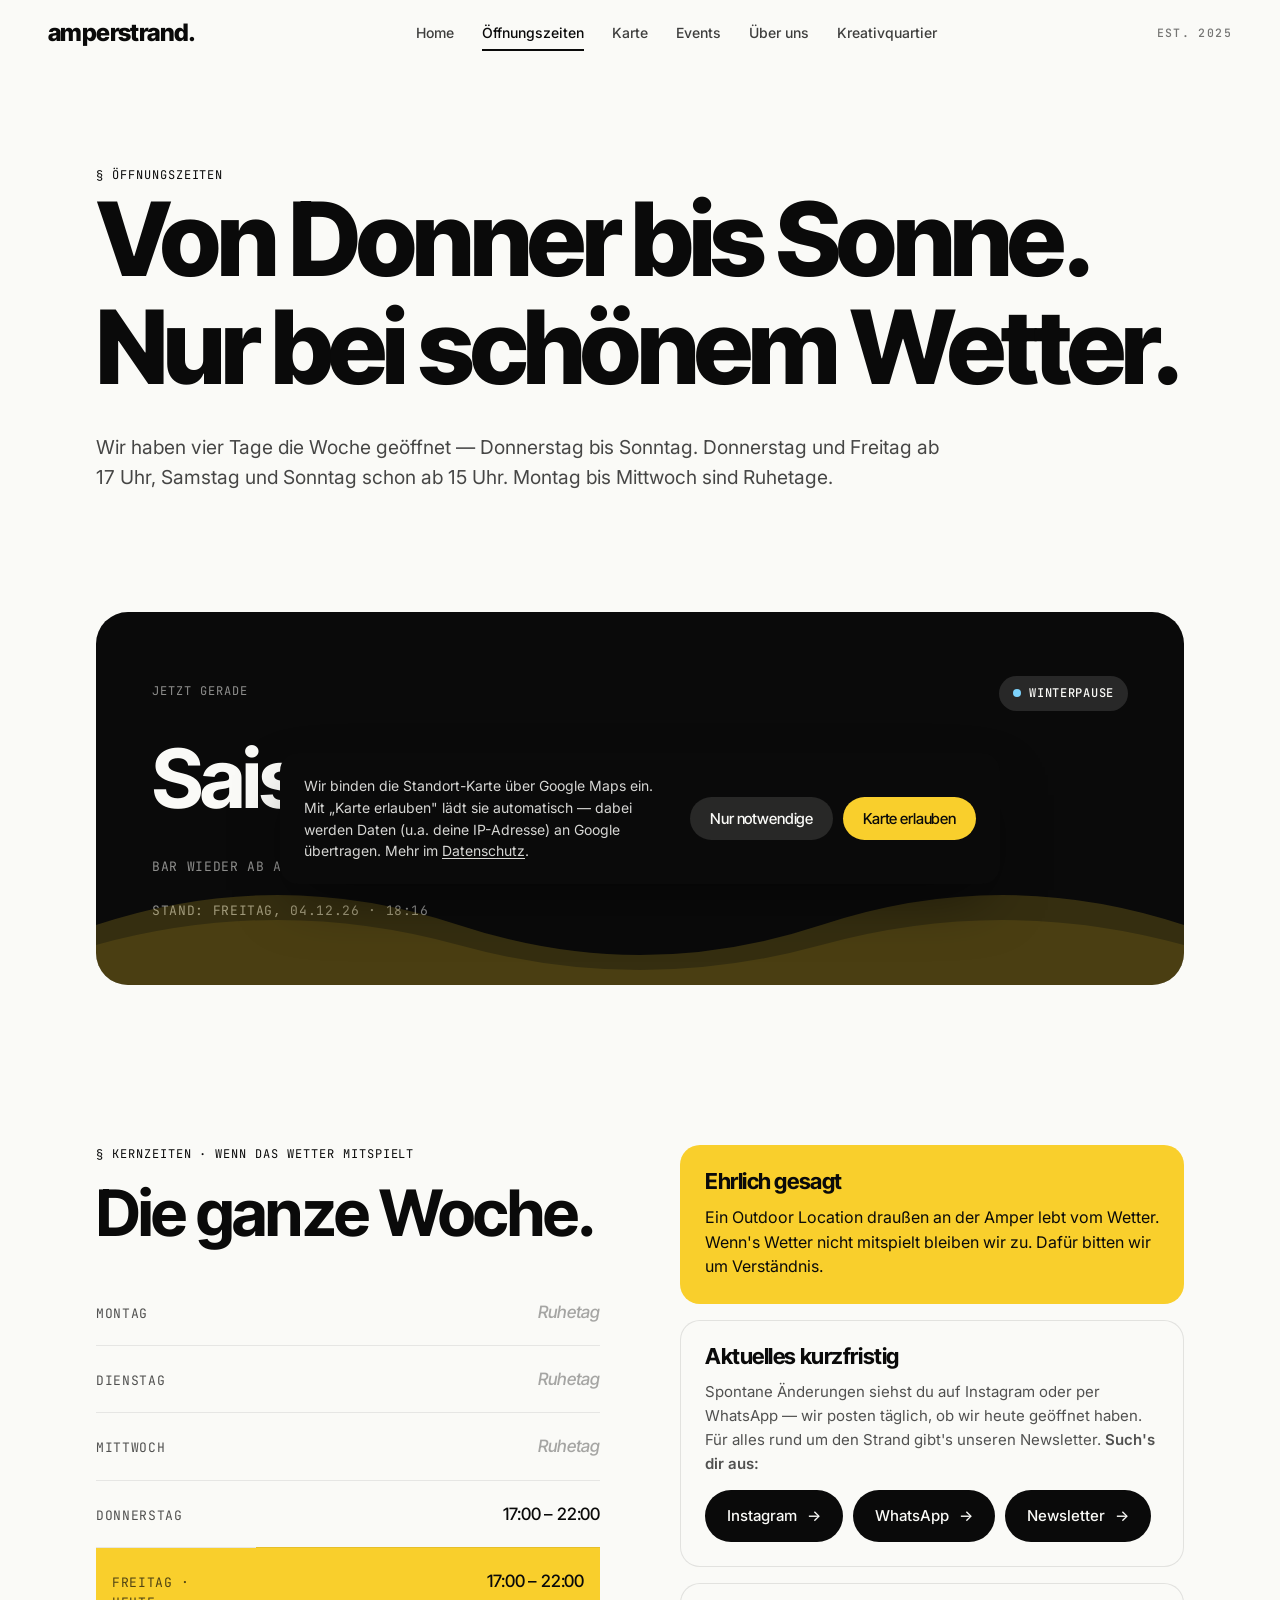
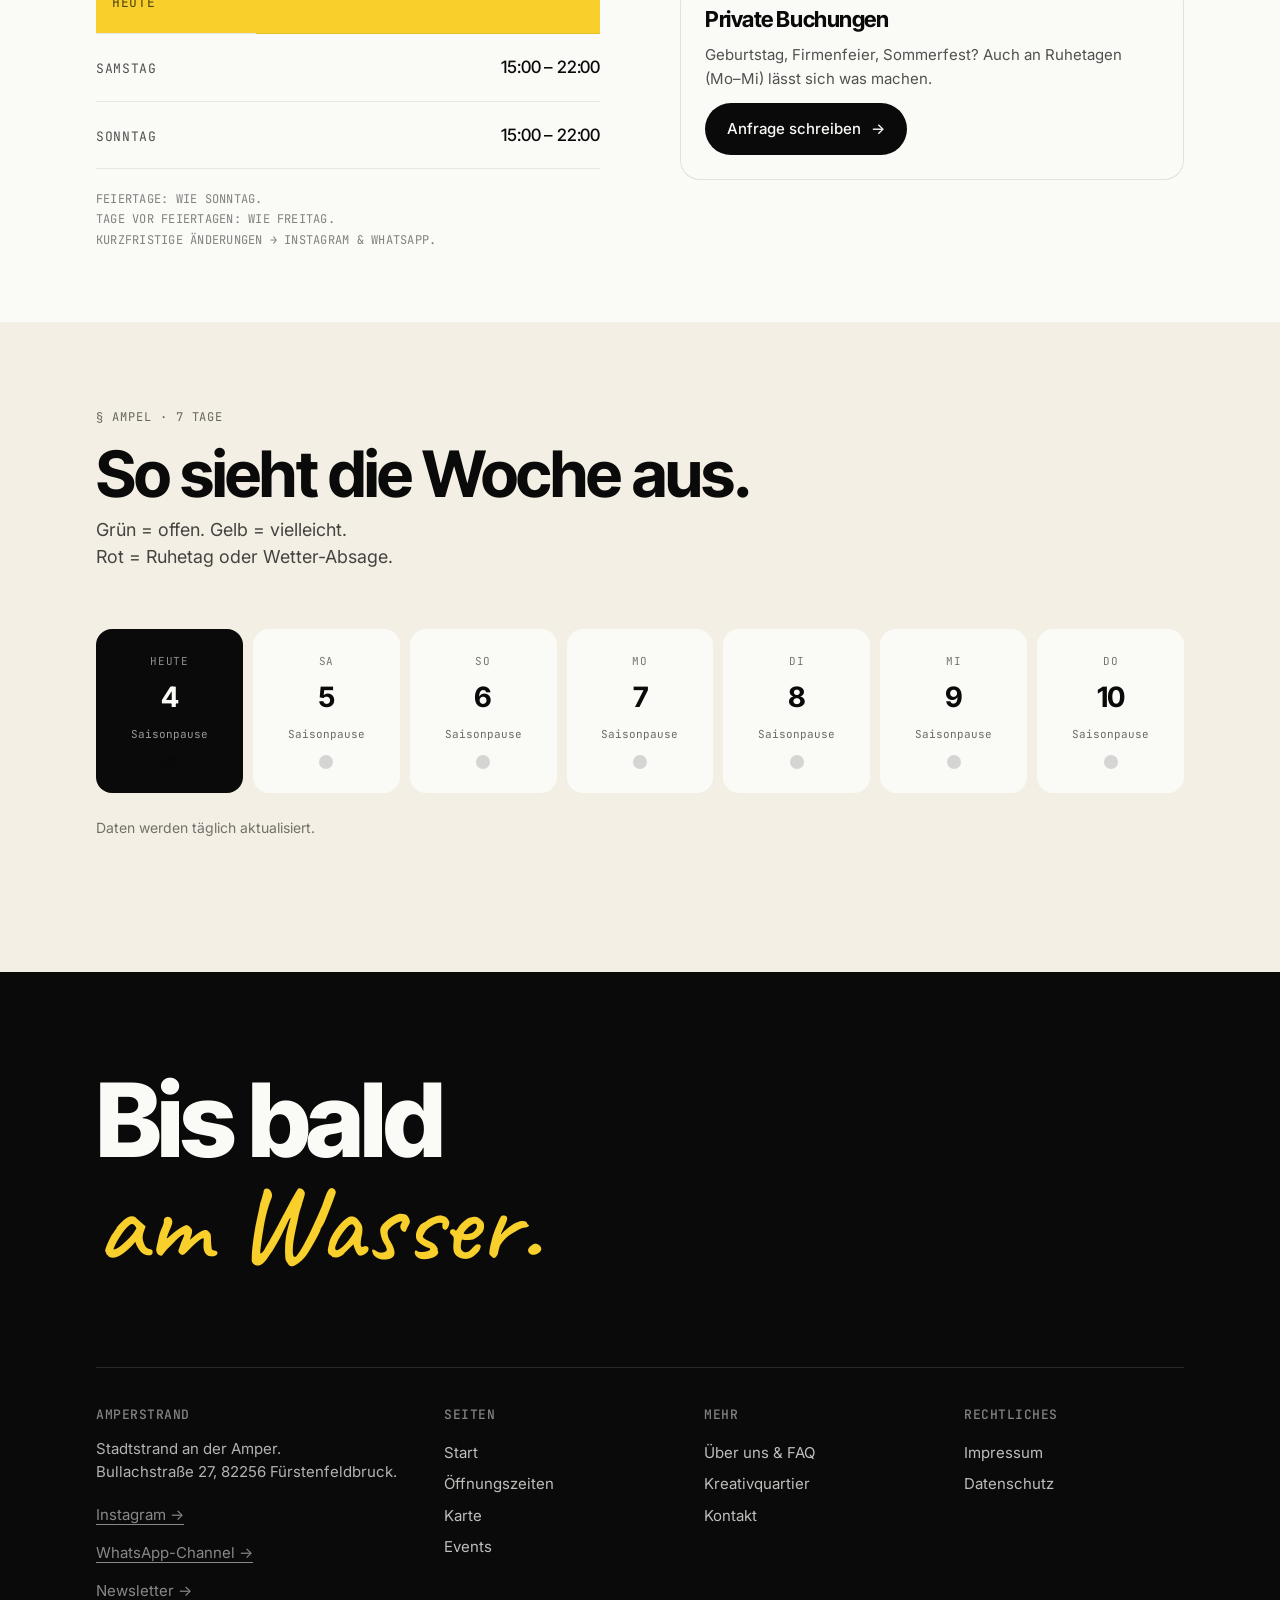
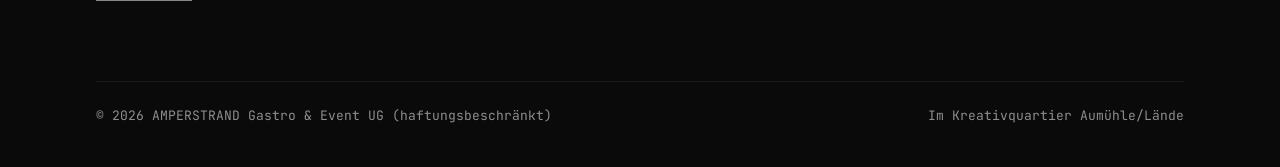
<file: oeffnungszeiten.html>
<!doctype html>
<html lang="de">
<head>
<meta charset="utf-8">
<meta name="viewport" content="width=device-width,initial-scale=1">
<meta name="theme-color" content="#fafaf7">
<link rel="icon" href="/favicon.ico" sizes="48x48">
<link rel="icon" type="image/png" sizes="32x32" href="/assets/favicon/favicon-32x32.png">
<link rel="icon" type="image/png" sizes="16x16" href="/assets/favicon/favicon-16x16.png">
<link rel="apple-touch-icon" sizes="180x180" href="/assets/favicon/apple-touch-icon.png">
<link rel="manifest" href="/site.webmanifest">
<title>Öffnungszeiten — Amperstrand</title>
<link rel="stylesheet" href="assets/shared.css?v=14">
<style>
  .head { padding: 160px var(--gutter) 60px; }
  .head h1 { max-width: none; letter-spacing: -.045em; }
  .head .lead { margin-top: 32px; font-size: clamp(18px, 1.5vw, 22px); max-width: 72ch; opacity: .75; }

  .status-big { padding: 40px var(--gutter) 80px; }
  .status-big .card {
    background: var(--ink); color: var(--paper);
    border-radius: 32px; padding: 64px 56px;
    display: grid; grid-template-columns: 1fr auto; gap: 40px; align-items:flex-end;
    position: relative; overflow: hidden;
  }
  .status-big h2 { color: var(--paper); font-size: clamp(48px, 6.4vw, 92px); letter-spacing: -.035em; line-height: 1.1; margin: 32px 0; }
  .status-big .sub { font-family: var(--font-mono); font-size: 13px; opacity: .55; text-transform:uppercase; letter-spacing: .05em; margin-top: 24px; }
  .status-big .sub:empty { display: none; }
  /* Status-Pill oben rechts — gleicher Stil wie auf den Eventkarten,
     vertikal in einer Flucht mit dem "Jetzt gerade"-Eyebrow */
  .status-big .status-pill {
    position: absolute; top: 64px; right: 56px; z-index: 2;
    display: inline-flex; align-items: center; gap: 8px;
    padding: 8px 14px; border-radius: 999px;
    background: rgba(255,255,255,.12);
    font-family: var(--font-mono); font-size: 12px;
    text-transform: uppercase; letter-spacing: .06em;
    color: var(--paper);
  }
  .status-big .status-pill .dot { width: 8px; height: 8px; border-radius: 50%; background: #4ade80; }
  .status-big .status-pill .dot.green { background: #4ade80; }
  .status-big .status-pill .dot.amber { background: #facc15; }
  .status-big .status-pill .dot.red { background: #ef4444; }
  .status-big .status-pill .dot.blue { background: #7dd3fc; }
  .status-big .corner-wave { position: absolute; inset: auto 0 0 0; height: 140px; }
  .status-big .corner-wave svg { width: 100%; height: 100%; }

  .hours { padding: 80px var(--gutter) 60px; }
  .hours-grid { display: grid; grid-template-columns: 1fr 1fr; gap: 80px; }
  @media (max-width: 900px) { .hours-grid { grid-template-columns: 1fr; gap: 40px; } .status-big .card { grid-template-columns: 1fr; } }
  .hours-table { width: 100%; border-collapse: collapse; }
  .hours-table tr { border-bottom: 1px solid rgba(10,10,10,.08); }
  .hours-table td { padding: 20px 0; font-size: 17px; vertical-align: baseline; }
  .hours-table td:first-child { font-family: var(--font-mono); font-size: 13px; text-transform: uppercase; letter-spacing: .05em; opacity: .7; width: 160px; }
  .hours-table td:last-child { text-align: right; font-family: var(--font-display); font-weight: 500; letter-spacing: -.01em; }
  .hours-table tr.closed td:last-child { opacity: .35; font-style: italic; }
  .hours-table tr.today { background: var(--yellow); }
  .hours-table tr.today td { padding-left: 16px; padding-right: 16px; }

  .info-side { font-size: 16px; line-height: 1.6; }
  .info-side h3 { font-size: 22px; margin-bottom: 12px; }
  .info-side .box { padding: 24px; border: 1px solid rgba(10,10,10,.1); border-radius: 20px; margin-bottom: 16px; background: var(--paper); }
  .info-side .box.warm { background: var(--yellow); border-color: transparent; }

  .forecast { padding: 80px var(--gutter) 120px; background: var(--paper-2); }
  .ampel-days { display: grid; grid-template-columns: repeat(7, 1fr); gap: 10px; margin-top: 40px; }
  .ampel-day { padding: 24px 12px; border-radius: 16px; background: var(--paper); text-align: center; position: relative; min-width: 0; }
  .ampel-day.today { background: var(--ink); color: var(--paper); }
  .ampel-day .wd { font-family: var(--font-mono); font-size: 11px; opacity: .55; text-transform: uppercase; letter-spacing:.06em; }
  .ampel-day .d { font-family: var(--font-display); font-size: 28px; font-weight: 700; margin: 6px 0; letter-spacing: -.02em; }
  .ampel-day .hrs { font-family: var(--font-mono); font-size: 11px; opacity: .6; }
  .ampel-day .light { width: 14px; height: 14px; border-radius: 50%; margin: 12px auto 0; }
  .ampel-day.green .light { background: #4ade80; }
  .ampel-day.amber .light { background: #facc15; }
  .ampel-day.red .light { background: #ef4444; }
  .ampel-day.grey .light { background: rgba(10,10,10,.15); }
  @media (max-width: 820px) {
    .ampel-days { grid-template-columns: repeat(4, 1fr); gap: 8px; }
    .ampel-day { padding: 16px 5px; }
    .ampel-day .d { font-size: 22px; }
    .ampel-day .wd { font-size: 10px; }
    .ampel-day .hrs { font-size: 10px; }
  }

  /* Mobile-Overrides — am Ende, damit Base-Rules sicher überschrieben werden */
  @media (max-width: 820px) {
    .head { padding: 120px var(--gutter) 40px; }
    .head h1 { font-size: clamp(34px, 9vw, 52px); letter-spacing: -.03em; line-height: 1.02; max-width: 100%; margin-top: 22px; }
    .head .lead { margin-top: 20px; font-size: 15px; line-height: 1.45; }
    .hours { padding: 48px var(--gutter) 40px; }
    .forecast { padding: 48px var(--gutter) 80px; }
    /* Status-Card kompakter, damit "Heute geschlossen" auf Mobile reinpasst */
    .status-big { padding: 24px var(--gutter) 40px; }
    .status-big .card { padding: 32px 28px; grid-template-columns: 1fr; gap: 24px; align-items: flex-start; }
    .status-big h2 { font-size: clamp(40px, 11vw, 64px); line-height: 1; letter-spacing: -.03em; }
    .status-big .status-pill { top: 32px; right: 28px; padding: 6px 12px; font-size: 11px; }
    .status-big .sub { font-size: 10.5px; letter-spacing: .02em; white-space: nowrap; }
  }
</style>
</head>
<body data-page="oeffnungszeiten" data-tone="paper">
<div data-mount-nav></div>

<section class="head">
  <div class="wrap">
    <span class="eyebrow reveal">§ Öffnungszeiten</span>
    <h1 class="reveal">Von Donner bis Sonne.<br>Nur bei schönem Wetter.</h1>
    <p class="lead reveal">Wir haben vier Tage die Woche geöffnet — Donnerstag bis Sonntag. Donnerstag und Freitag ab 17 Uhr, Samstag und Sonntag schon ab 15 Uhr. Montag bis Mittwoch sind Ruhetage.</p>
  </div>
</section>

<section class="status-big">
  <div class="wrap">
    <div class="card reveal">
      <div>
        <span class="eyebrow" style="color: var(--paper); opacity: .55;">Jetzt gerade</span>
        <h2 data-status-label>Jetzt geöffnet</h2>
        <div class="sub" data-status-sub>bis 22:00</div>
        <div class="sub">Stand: Dienstag, 21.04.2026 · 09:14</div>
      </div>
      <span class="status-pill">
        <span class="dot green" data-status-dot></span>
        <span data-status-pill-label>Geöffnet</span>
      </span>
      <div class="corner-wave" aria-hidden="true">
        <svg viewBox="0 0 1440 140" preserveAspectRatio="none">
          <path d="M0 80 Q 240 20, 480 80 T 960 80 T 1440 80 L 1440 140 L 0 140 Z" fill="#f9cf2c" opacity=".18"/>
          <path d="M0 100 Q 240 50, 480 100 T 960 100 T 1440 100 L 1440 140 L 0 140 Z" fill="#f9cf2c" opacity=".1"/>
        </svg>
      </div>
    </div>
  </div>
</section>

<section class="hours">
  <div class="wrap">
    <div class="hours-grid">
      <div>
        <div class="eyebrow reveal">§ Kernzeiten · wenn das Wetter mitspielt</div>
        <h2 class="reveal" style="margin: 16px 0 32px;">Die ganze Woche.</h2>
        <table class="hours-table reveal">
          <tr class="closed" data-day="0"><td>Montag</td><td>Ruhetag</td></tr>
          <tr class="closed" data-day="1"><td>Dienstag</td><td>Ruhetag</td></tr>
          <tr class="closed" data-day="2"><td>Mittwoch</td><td>Ruhetag</td></tr>
          <tr data-day="3"><td>Donnerstag</td><td>17:00 – 22:00</td></tr>
          <tr data-day="4"><td>Freitag</td><td>17:00 – 22:00</td></tr>
          <tr data-day="5"><td>Samstag</td><td>15:00 – 22:00</td></tr>
          <tr data-day="6"><td>Sonntag</td><td>15:00 – 22:00</td></tr>
        </table>
        <p class="mono" style="margin-top: 20px; opacity: .5; line-height: 1.7;">
          Feiertage: Wie Sonntag.<br>
          Tage vor Feiertagen: Wie Freitag.<br>
          Kurzfristige Änderungen → Instagram & WhatsApp.
        </p>
      </div>
      <div class="info-side">
        <div class="box warm reveal">
          <h3 style="margin-top:0;">Ehrlich gesagt</h3>
          <p style="margin:0; font-size: 16px; line-height: 1.55;">Ein Outdoor Location draußen an der Amper lebt vom Wetter. Wenn's Wetter nicht mitspielt bleiben wir zu. Dafür bitten wir um Verständnis.</p>
        </div>
        <div class="box reveal">
          <h3 style="margin-top:0;">Aktuelles kurzfristig</h3>
          <p style="margin: 0 0 14px; font-size: 15px; opacity: .7;">Spontane Änderungen siehst du auf Instagram oder per WhatsApp — wir posten täglich, ob wir heute geöffnet haben. Für alles rund um den Strand gibt's unseren Newsletter. <strong style="opacity: 1; color: var(--ink); font-weight: 600;">Such's dir aus:</strong></p>
          <div style="display:flex; flex-wrap:wrap; gap:10px;">
            <a href="https://www.instagram.com/amperstrand_ffb/" target="_blank" rel="noopener" class="btn">Instagram <span class="arrow">→</span></a>
            <a href="https://whatsapp.com/channel/0029VbCyio0F1YlMoRsNtL2F" target="_blank" rel="noopener" class="btn">WhatsApp <span class="arrow">→</span></a>
            <a href="https://ed45c9e2.sibforms.com/serve/[base64]" target="_blank" rel="noopener" class="btn">Newsletter <span class="arrow">→</span></a>
          </div>
        </div>
        <div class="box reveal">
          <h3 style="margin-top:0;">Private Buchungen</h3>
          <p style="margin: 0 0 12px; font-size: 15px; opacity: .7;">Geburtstag, Firmenfeier, Sommerfest? Auch an Ruhetagen (Mo–Mi) lässt sich was machen.</p>
          <a href="geschichte.html#kontakt" class="btn">Anfrage schreiben <span class="arrow">→</span></a>
        </div>
      </div>
    </div>
  </div>
</section>

<section class="forecast">
  <div class="wrap">
    <div class="section-head reveal" style="display:flex;justify-content:space-between;align-items:flex-end;gap:40px;flex-wrap:wrap;margin-bottom:0;">
      <div>
        <span class="eyebrow">§ Ampel · 7 Tage</span>
        <h2 style="margin:12px 0 8px;">So sieht die Woche aus.</h2>
        <p class="lead">Grün = offen. Gelb = vielleicht.<br>Rot = Ruhetag oder Wetter-Absage.</p>
      </div>
    </div>
    <div class="ampel-days reveal" id="forecastDays"></div>
    <p style="margin-top: 24px; font-size: 14px; opacity: .55; max-width: 60ch;">
      Daten werden täglich aktualisiert.
    </p>
  </div>
</section>

<div data-mount-footer></div>
<script src="assets/shared.js?v=24"></script>
<script>
(async function(){
  // 1) Forecast 7-Tage-Ampel
  const out = await window.buildAmpelWindow({ totalDays: 7 });
  const stateLabels = { green: 'Geöffnet', red: 'Geschlossen', amber: 'Vielleicht', grey: 'Vor Saison' };
  const dayLabel = o => o.cls === 'grey' ? (o.sub || stateLabels.grey) : null;
  document.getElementById('forecastDays').innerHTML = out.map(o => {
    const hrs = dayLabel(o) || ((o.fromSheet && o.sub) ? o.sub : (stateLabels[o.cls] || '—'));
    return `
    <div class="ampel-day ${o.cls} ${o.isToday?'today':''}">
      <div class="wd">${o.isToday?'heute':o.wd}</div>
      <div class="d">${o.d}</div>
      <div class="hrs">${hrs}</div>
      <div class="light"></div>
    </div>`;
  }).join('');

  // 2) Hours-Table: heutigen Tag dynamisch markieren
  const today = new Date();
  const dow = (today.getDay() + 6) % 7; // Mo=0 ... So=6
  document.querySelectorAll('.hours-table tr[data-day]').forEach(tr => {
    const isToday = parseInt(tr.dataset.day, 10) === dow;
    tr.classList.toggle('today', isToday);
    const td = tr.querySelector('td:first-child');
    if (td) {
      const base = td.textContent.replace(/\s·\s*heute\s*$/, '').trim();
      td.textContent = isToday ? `${base} · heute` : base;
    }
  });

  // 3) Status-Big Card live aus Sheet
  const todayKey = new Date(today); todayKey.setHours(0,0,0,0);
  const csv = await window.loadAmpelData();
  const row = csv[window.dateKey(todayKey)];
  const sheetToKey = { green: 'open', red: 'closed', amber: 'weather', grey: 'preseason' };
  const labels = { open: 'Jetzt geöffnet', soon: 'Öffnet bald', closed: 'Heute geschlossen', weather: 'Wetterbedingt zu', preseason: 'Saison ab 01.05.' };
  const dotColors = { open: 'green', soon: 'amber', closed: 'red', weather: 'amber', preseason: 'blue' };

  let key, sub = '';
  const offseason = window.isOffseason && window.isOffseason(todayKey) && !(row && (row.cls === 'green' || row.cls === 'amber'));
  if (offseason) {
    key = 'preseason';
    labels.preseason = 'Saisonpause';
    sub = 'Bar wieder ab ' + window.AMPERSTRAND_SEASON.nextLabel + ' ' + window.AMPERSTRAND_SEASON.nextStart.slice(0,4) + (window.AMPERSTRAND_SEASON.winterEvents ? ' · im Winter gibt\'s Events' : '');
  } else if (row) {
    key = sheetToKey[row.cls] || 'closed';
  } else {
    const mayStart = new Date(today.getFullYear(), 4, 1).getTime();
    if (today.getTime() < mayStart) key = 'preseason';
    else if (dow <= 2) key = 'closed';
    else key = 'open';
  }

  if (key === 'open') {
    const st = window.resolveOpenStateNow(today, row);
    key = st.key;
    labels[key] = st.label;
    sub = st.sub;
  } else if (key === 'closed') {
    sub = (row && row.note) || (dow <= 2 ? 'Ruhetag' : '');
  } else if (key === 'weather') {
    sub = (row && row.note) || 'siehe Instagram';
  } else if (!offseason) {
    sub = (row && row.note) || '';
  }

  const lblEl = document.querySelector('.status-big [data-status-label]');
  const subEl = document.querySelector('.status-big [data-status-sub]');
  const dotEl = document.querySelector('.status-big [data-status-dot]');
  const pillLblEl = document.querySelector('.status-big [data-status-pill-label]');
  if (lblEl) lblEl.textContent = labels[key] || labels.closed;
  if (subEl) subEl.textContent = sub;
  if (dotEl) dotEl.className = 'dot ' + (dotColors[key] || 'red');
  const pillLabels = { open: 'Geöffnet', soon: 'Öffnet bald', closed: 'Geschlossen', weather: 'Vielleicht', preseason: offseason ? 'Winterpause' : 'Preseason' };
  if (pillLblEl) pillLblEl.textContent = pillLabels[key] || 'Geschlossen';

  // STAND-Zeile auf jetzt setzen
  const days = ['Montag','Dienstag','Mittwoch','Donnerstag','Freitag','Samstag','Sonntag'];
  const standEl = document.querySelector('.status-big .card .sub:not([data-status-sub])');
  if (standEl) {
    const now = new Date();
    const hh = String(now.getHours()).padStart(2,'0');
    const mm = String(now.getMinutes()).padStart(2,'0');
    const dd = String(today.getDate()).padStart(2,'0');
    const mn = String(today.getMonth()+1).padStart(2,'0');
    const yy = String(today.getFullYear()).slice(-2);
    standEl.textContent = `Stand: ${days[dow]}, ${dd}.${mn}.${yy} · ${hh}:${mm}`;
  }
})();
</script>
</body>
</html>
</file>
<file: assets/shared.css>
/* Amperstrand — shared design tokens & base styles */

@import url('https://fonts.googleapis.com/css2?family=Inter+Tight:wght@400;500;600;700;800;900&family=Inter:wght@400;500;600&family=Caveat:wght@500;600&family=JetBrains+Mono:wght@400;500&display=swap');

:root {
  --yellow: #f9cf2c;
  --yellow-warm: #f7c41a;
  --ink: #0a0a0a;
  --ink-soft: #1a1a1a;
  --paper: #fafaf7;
  --paper-2: #f4efe4;
  --deep: #0e1a2b;
  --stone: #e8e1d3;
  --stone-2: #d9cfbb;
  --muted: #6b6b66;

  --font-display: 'Inter Tight', system-ui, sans-serif;
  --font-body: 'Inter', system-ui, sans-serif;
  --font-hand: 'Caveat', cursive;
  --font-mono: 'JetBrains Mono', ui-monospace, monospace;

  --max: 1280px;
  --gutter: clamp(20px, 4vw, 48px);
  --ease: cubic-bezier(0.22, 1, 0.36, 1);
}

* { box-sizing: border-box; }
html, body {
  margin: 0; padding: 0;
  /* Verhindert horizontales Swipen/Scrollen der Seite (iOS Safari braucht beide) */
  overflow-x: hidden;
  overscroll-behavior-x: none;
  max-width: 100%;
}
html { -webkit-font-smoothing: antialiased; text-rendering: optimizeLegibility; scroll-behavior: smooth; }
body {
  font-family: var(--font-body);
  color: var(--ink);
  background: var(--paper);
  font-size: 17px;
  line-height: 1.55;
  text-wrap: pretty;
}
/* Landing-Page: Body gelb, damit iOS-Rubber-Band oben gelb statt weiß zeigt.
   Alle weißen Sektionen auf der Homepage haben ihre eigene paper-bg-Regel. */
body[data-tone="yellow"] { background: var(--yellow); }

/* Typography */
h1, h2, h3, h4 { font-family: var(--font-display); font-weight: 700; letter-spacing: -0.02em; line-height: 1.05; margin: 0; }
h1 { font-size: clamp(44px, 8vw, 104px); letter-spacing: -0.035em; font-weight: 800; }
h2 { font-size: clamp(32px, 5vw, 64px); letter-spacing: -0.03em; }
h3 { font-size: clamp(22px, 2.4vw, 32px); letter-spacing: -0.02em; }
p { margin: 0 0 1em; }
a { color: inherit; text-decoration: none; }

.mono { font-family: var(--font-mono); font-size: 12px; letter-spacing: 0.02em; text-transform: uppercase; }
.hand { font-family: var(--font-hand); font-weight: 500; }

/* Layout */
.wrap { max-width: var(--max); margin: 0 auto; padding-left: var(--gutter); padding-right: var(--gutter); }
.bleed { width: 100%; }
section { position: relative; }

/* Nav */
.nav {
  position: fixed; top: 0; left: 0; right: 0; z-index: 50;
  display: flex; align-items: center; justify-content: space-between;
  padding: 14px var(--gutter);
  transition: background .4s var(--ease), backdrop-filter .4s var(--ease), border-color .4s var(--ease);
  border-bottom: 1px solid transparent;
}
.nav.solid {
  background: rgba(250, 250, 247, 0.82);
  backdrop-filter: saturate(160%) blur(14px);
  -webkit-backdrop-filter: saturate(160%) blur(14px);
  border-bottom-color: rgba(10,10,10,.06);
}
.nav.on-yellow.solid { background: rgba(249, 207, 44, 0.82); border-bottom-color: rgba(10,10,10,.1); }
/* Burger-Nav ist immer undurchsichtig — kein transparenter Header.
   900px statt 820px: darunter passen Logo + Links + EST. nicht mehr
   nebeneinander und laufen ineinander. */
@media (max-width: 900px) {
  .nav, .nav.solid {
    background: var(--paper);
    border-bottom: 1px solid rgba(10,10,10,.08);
    backdrop-filter: none;
    -webkit-backdrop-filter: none;
  }
  .nav.on-yellow, .nav.on-yellow.solid { background: var(--yellow); border-bottom-color: rgba(10,10,10,.1); }
  .nav.on-ink, .nav.on-ink.solid { background: var(--deep); border-bottom-color: rgba(250,250,247,.1); }
}
.nav.on-ink { color: var(--paper); }
.nav.on-ink .nav-links a { color: var(--paper); }
.nav.on-ink .nav-links a.active::after { background: var(--paper); }
.nav.on-ink.solid { background: rgba(14, 26, 43, 0.82); border-bottom-color: rgba(250,250,247,.1); }
.nav-logo { display: flex; align-items: center; font-family: var(--font-display); font-weight: 800; font-size: 24px; letter-spacing: -0.025em; }
.nav-links { display: flex; gap: 28px; align-items: center; font-size: 14px; font-weight: 500; }
.nav-links a { position: relative; padding: 4px 0; color: var(--ink); opacity: .78; transition: opacity .2s; }
.nav-links a:hover { opacity: 1; }
.nav-links a.active { opacity: 1; }
.nav-links a.active::after { content: ''; position: absolute; left: 0; right: 0; bottom: -4px; height: 2px; background: var(--ink); }
.nav-right { display: flex; align-items: center; gap: 18px; }
.status-pill {
  display: inline-flex; align-items: center; gap: 8px;
  padding: 6px 12px 6px 10px;
  border-radius: 999px;
  background: var(--ink); color: var(--paper);
  font-size: 12.5px; font-weight: 500;
  cursor: pointer;
}
.status-pill .dot { width: 8px; height: 8px; border-radius: 50%; }

.nav-est {
  font-family: var(--font-mono);
  font-size: 11.5px;
  letter-spacing: .12em;
  text-transform: uppercase;
  opacity: .55;
  font-weight: 500;
}
.nav.on-ink .nav-est { color: var(--paper); }.status-pill .dot.green { background: #4ade80; box-shadow: 0 0 0 0 rgba(74,222,128,.7); animation: pulse 2s infinite; }
.status-pill .dot.amber { background: #facc15; }
.status-pill .dot.red { background: #ef4444; }
.status-pill .dot.blue { background: #7dd3fc; }
@keyframes pulse { 0%{box-shadow:0 0 0 0 rgba(74,222,128,.6);} 70%{box-shadow:0 0 0 10px rgba(74,222,128,0);} 100%{box-shadow:0 0 0 0 rgba(74,222,128,0);} }

@media (max-width: 900px) {
  .nav-links { display: none; }
  .nav-est { display: none; }
}

/* Burger button */
.nav-burger {
  display: none;
  width: 40px; height: 40px;
  background: transparent;
  border: 1px solid rgba(10,10,10,.15);
  border-radius: 999px;
  cursor: pointer;
  padding: 0;
  align-items: center;
  justify-content: center;
  flex-direction: column;
  gap: 4px;
  position: relative;
  z-index: 102;
}
.nav.on-ink .nav-burger { border-color: rgba(250,250,247,.25); }
.nav-burger span {
  display: block;
  width: 16px; height: 1.5px;
  background: var(--ink);
  border-radius: 2px;
  transition: transform .3s var(--ease), opacity .2s;
}
.nav.on-ink .nav-burger span { background: var(--paper); }
.nav-burger.active span:nth-child(1) { transform: translateY(5.5px) rotate(45deg); }
.nav-burger.active span:nth-child(2) { opacity: 0; }
.nav-burger.active span:nth-child(3) { transform: translateY(-5.5px) rotate(-45deg); }
@media (max-width: 900px) {
  .nav-burger { display: inline-flex; }
}

/* Nav overlay */
.nav-overlay {
  position: fixed;
  inset: 0;
  z-index: 100;
  background: var(--ink);
  color: var(--paper);
  display: flex;
  flex-direction: column;
  padding: 80px var(--gutter) 32px;
  opacity: 0;
  pointer-events: none;
  transform: translateY(-8px);
  transition: opacity .35s var(--ease), transform .35s var(--ease);
}
.nav-overlay.open {
  opacity: 1;
  pointer-events: auto;
  transform: translateY(0);
}
.nav-overlay-close {
  position: absolute;
  top: 14px;
  right: var(--gutter);
  width: 46px; height: 46px;
  display: flex; align-items: center; justify-content: center;
  background: transparent;
  border: 1px solid rgba(250,250,247,.25);
  border-radius: 50%;
  padding: 0;
  cursor: pointer;
  transition: background .2s, border-color .2s;
}
.nav-overlay-close span {
  position: absolute;
  width: 20px;
  height: 2.5px;
  background: var(--paper);
  border-radius: 2px;
}
.nav-overlay-close span:first-child { transform: rotate(45deg); }
.nav-overlay-close span:last-child { transform: rotate(-45deg); }
.nav-overlay-close:hover,
.nav-overlay-close:focus-visible { background: rgba(250,250,247,.08); border-color: rgba(250,250,247,.5); outline: none; }
.nav-overlay-inner {
  flex: 1;
  display: flex;
  flex-direction: column;
  justify-content: center;
  gap: 4px;
}
.nav-overlay-inner a {
  display: flex;
  align-items: baseline;
  gap: 18px;
  padding: 16px 0;
  font-family: var(--font-display);
  font-weight: 700;
  font-size: clamp(36px, 10vw, 56px);
  letter-spacing: -0.03em;
  line-height: 1;
  border-bottom: 1px solid rgba(250,250,247,.1);
  color: var(--paper);
  transition: padding-left .3s var(--ease);
}
.nav-overlay-inner a:hover,
.nav-overlay-inner a:active { padding-left: 10px; }
.nav-overlay-inner a .mono {
  font-size: 12px;
  opacity: .4;
  font-weight: 400;
  flex-shrink: 0;
}
.nav-overlay-inner a.active { color: var(--yellow); }
.nav-overlay-foot {
  display: flex;
  justify-content: space-between;
  gap: 16px;
  opacity: .5;
  font-size: 11px;
}

/* Buttons */
.btn {
  display: inline-flex; align-items: center; gap: 10px;
  padding: 14px 22px;
  background: var(--ink); color: var(--paper);
  border-radius: 999px;
  font-weight: 500; font-size: 15px;
  transition: transform .3s var(--ease), background .3s;
  border: none; cursor: pointer;
}
.btn:hover { transform: scale(1.02); background: var(--ink-soft); }
.btn.alt { background: var(--yellow); color: var(--ink); }
.btn.ghost { background: transparent; color: var(--ink); border: 1px solid rgba(10,10,10,.2); }
.btn.ghost:hover { border-color: var(--ink); background: var(--ink); color: var(--paper); }
.btn .arrow { transition: transform .3s var(--ease); }
.btn:hover .arrow { transform: translateX(3px); }

/* Reveal animation */
.reveal { opacity: 0; transform: translateY(20px); transition: opacity .8s var(--ease), transform .8s var(--ease); }
.reveal.in { opacity: 1; transform: translateY(0); }
@media (prefers-reduced-motion: reduce) {
  .reveal { opacity: 1; transform: none; transition: none; }
  * { animation: none !important; }
}

/* Footer */
.footer {
  background: var(--ink); color: var(--paper);
  padding: 100px var(--gutter) 40px;
  position: relative;
  overflow: hidden;
}
.footer .closer { font-family: var(--font-display); font-size: clamp(44px, 8vw, 120px); font-weight: 800; letter-spacing: -0.035em; line-height: .95; }
.footer .closer .hand { font-family: var(--font-hand); font-weight: 500; color: var(--yellow); font-size: 1.1em; letter-spacing: 0; }
.footer-grid { display: grid; grid-template-columns: 1.4fr 1fr 1fr 1fr; gap: 40px; margin-top: 90px; padding-top: 40px; border-top: 1px solid rgba(250,250,247,.12); }
.footer-col h4 { font-size: 13px; font-weight: 500; opacity: .5; letter-spacing: 0.04em; text-transform: uppercase; margin-bottom: 16px; font-family: var(--font-mono); }
.footer-col a { display: block; padding: 4px 0; opacity: .75; font-size: 15px; transition: opacity .2s; }
.footer-col a:hover { opacity: 1; }
.footer-bottom { margin-top: 60px; padding-top: 24px; border-top: 1px solid rgba(250,250,247,.12); display: flex; justify-content: space-between; gap: 20px; flex-wrap: wrap; font-size: 13px; opacity: .55; font-family: var(--font-mono); }
@media (max-width: 820px) { .footer-grid { grid-template-columns: 1fr 1fr; gap: 32px 24px; margin-top: 56px; } .footer-col:first-child { grid-column: 1 / -1; } .footer-bottom { margin-top: 40px; } }
@media (max-width: 480px) { .footer-grid { grid-template-columns: 1fr; } }

/* Common section header */
.eyebrow { font-family: var(--font-mono); font-size: 12px; letter-spacing: 0.08em; text-transform: uppercase; opacity: .6; }
.section-head { margin-bottom: 60px; }
.section-head h2 { margin: 12px 0 16px; max-width: 900px; }
.section-head p.lead { font-size: clamp(17px, 1.4vw, 20px); max-width: 640px; opacity: .75; }

/* Placeholder image */
.ph {
  background: repeating-linear-gradient(
    45deg,
    var(--stone) 0 12px,
    var(--stone-2) 12px 24px
  );
  position: relative;
  overflow: hidden;
  display: flex; align-items: center; justify-content: center;
}
.ph::after {
  content: attr(data-label);
  font-family: var(--font-mono); font-size: 11px; letter-spacing: .06em;
  text-transform: uppercase; color: rgba(10,10,10,.55);
  background: var(--paper); padding: 6px 10px; border-radius: 4px;
}
.ph.dark { background: repeating-linear-gradient(45deg, #1b1b1b 0 12px, #0a0a0a 12px 24px); }
.ph.dark::after { color: rgba(250,250,247,.7); background: #0a0a0a; }
.ph.yellow { background: repeating-linear-gradient(45deg, #f9cf2c 0 12px, #f0c218 12px 24px); }
.ph.yellow::after { color: rgba(10,10,10,.6); background: var(--yellow); }

/* Wave svg helpers */
.wave-wrap { position: relative; width: 100%; line-height: 0; }

/* Page transitions helper — subtle fade-in on nav */
body.page-enter { animation: pageIn .5s var(--ease); }
@keyframes pageIn { from { opacity: 0; transform: translateY(8px); } to { opacity: 1; transform: none; } }

/* Selection */
::selection { background: var(--yellow); color: var(--ink); }
</file>
